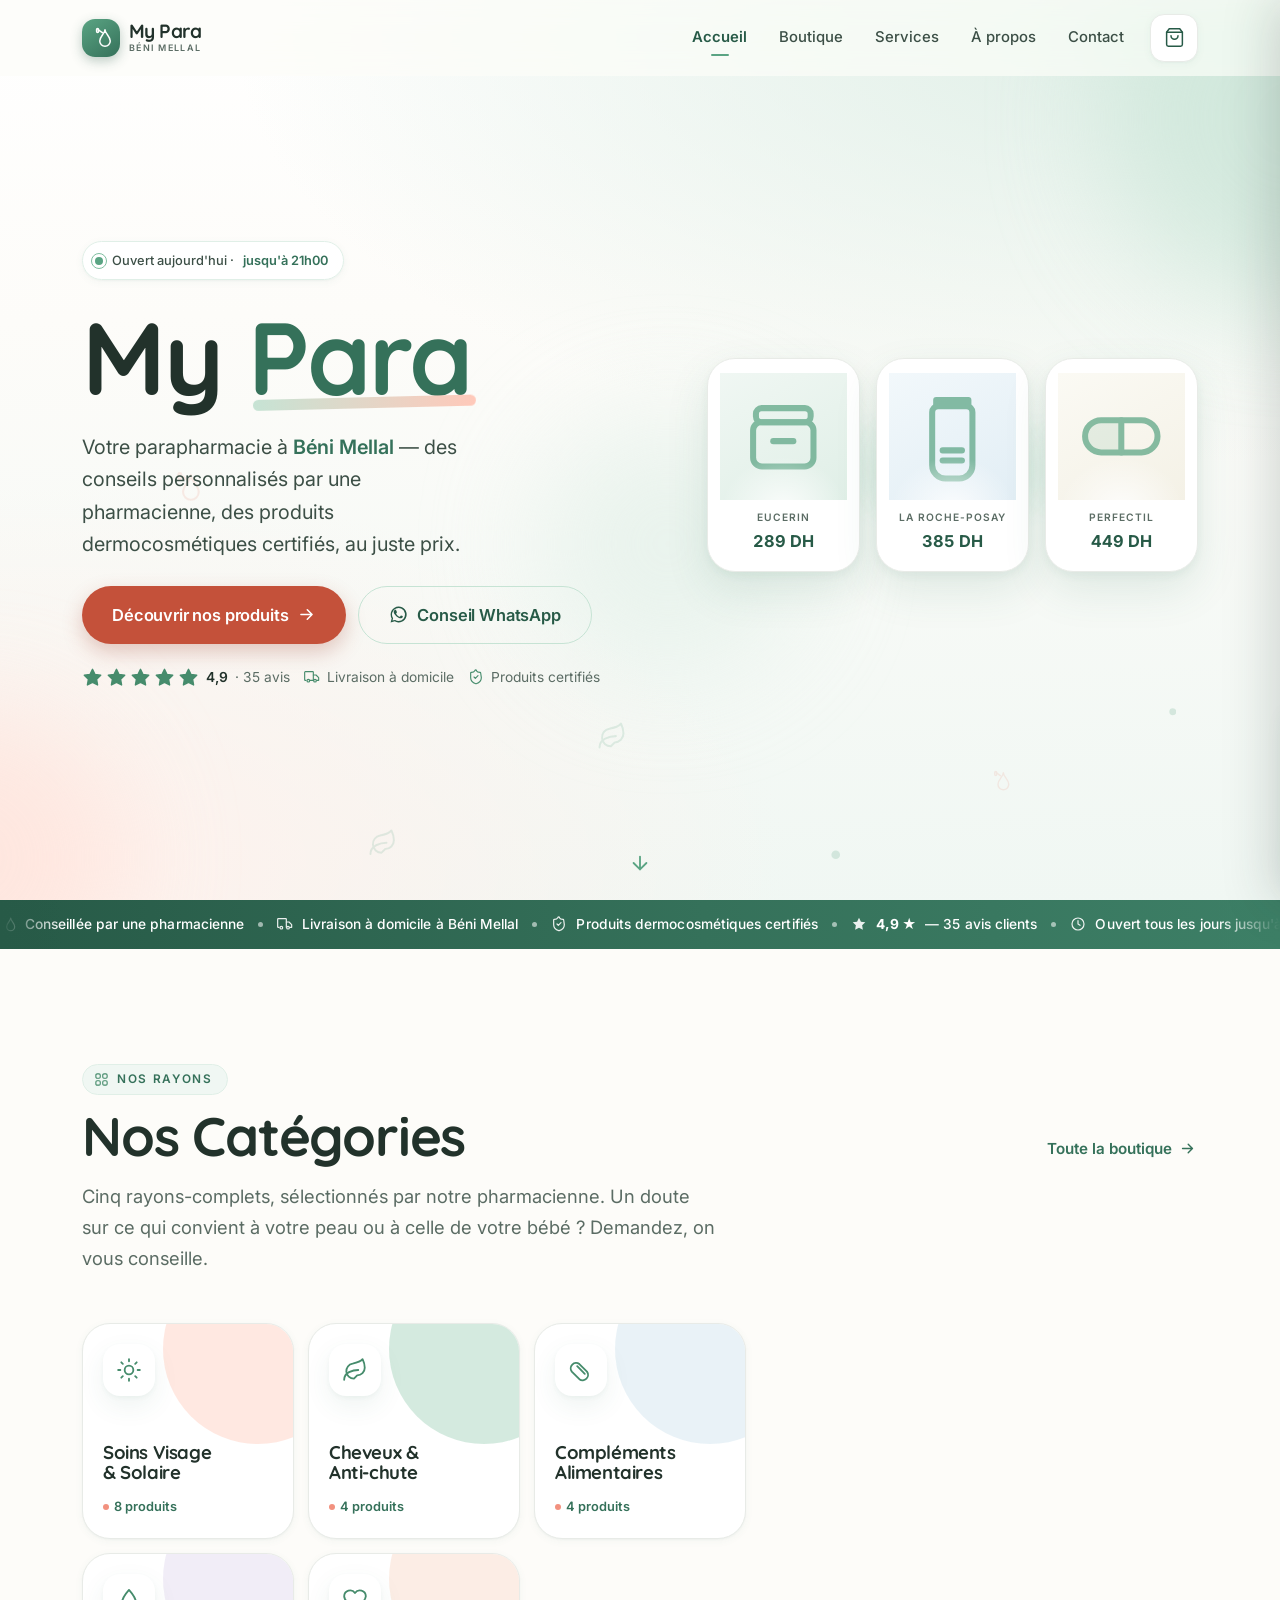
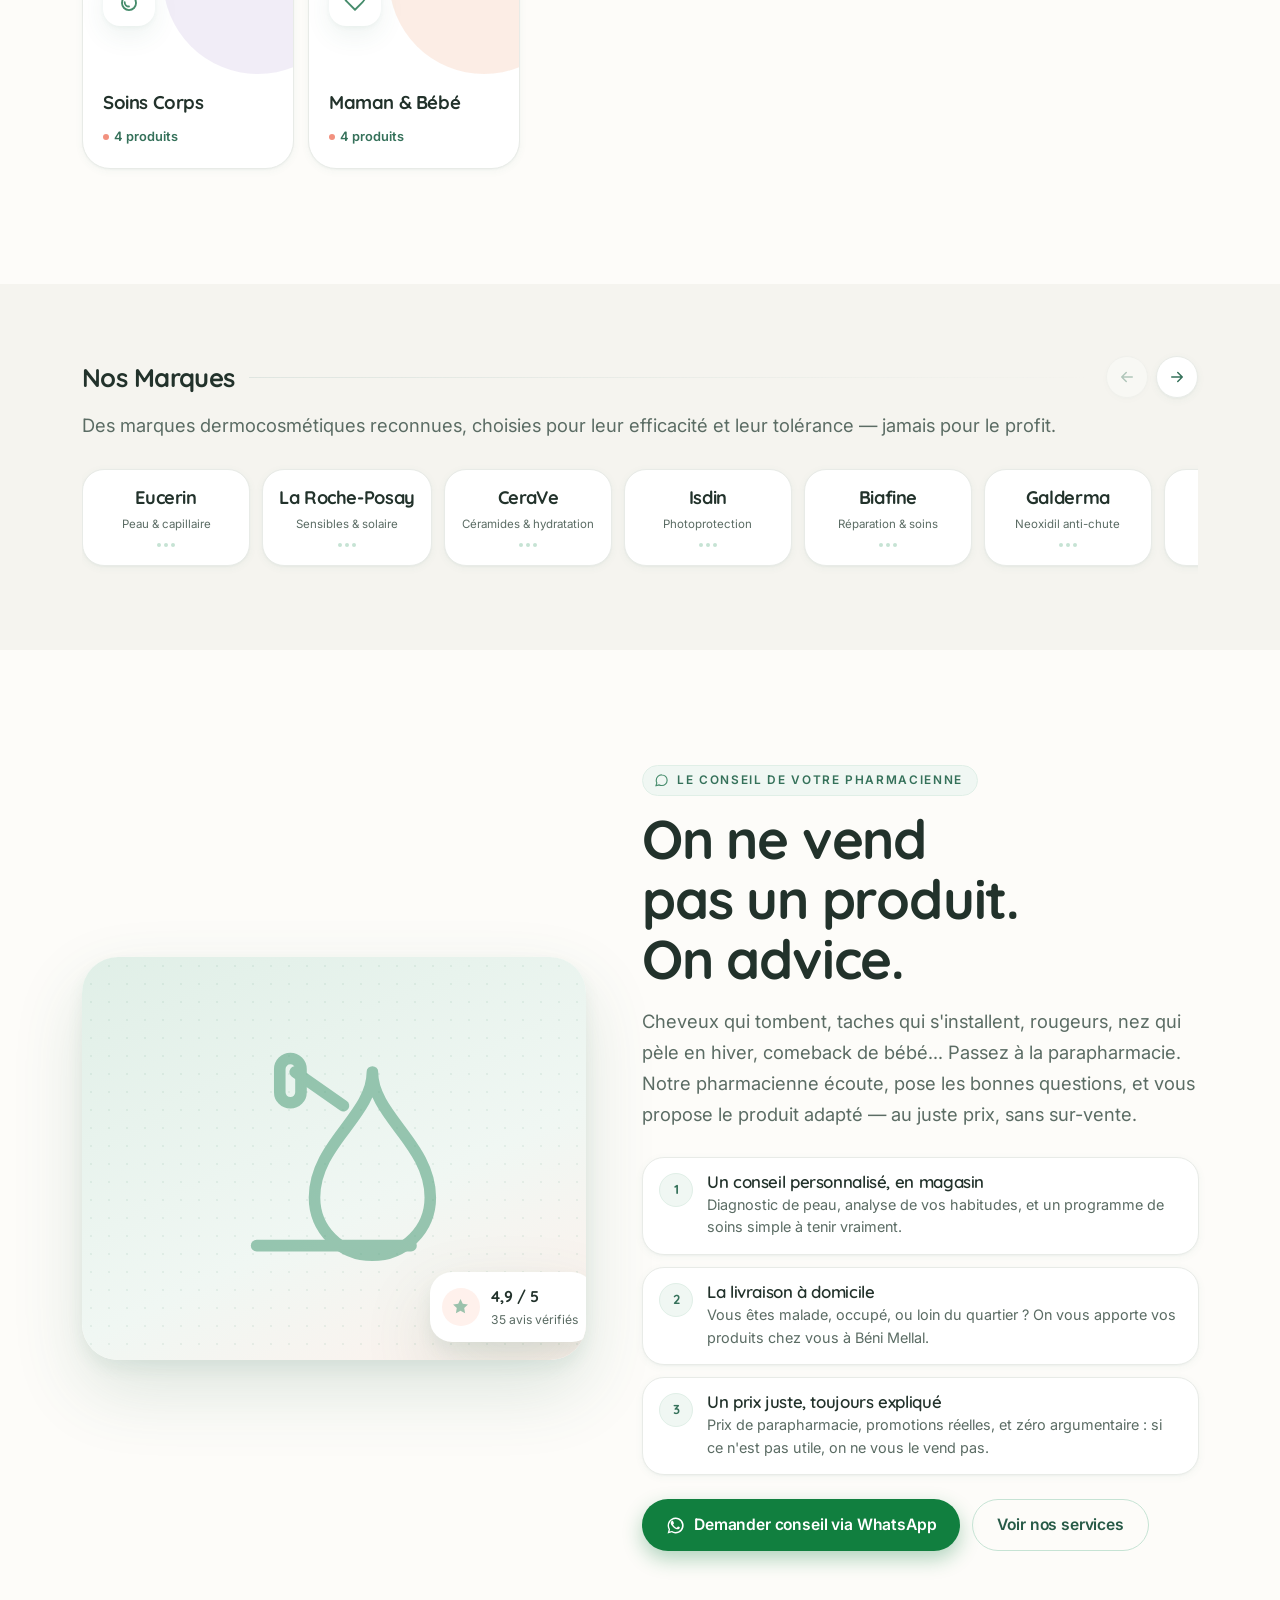
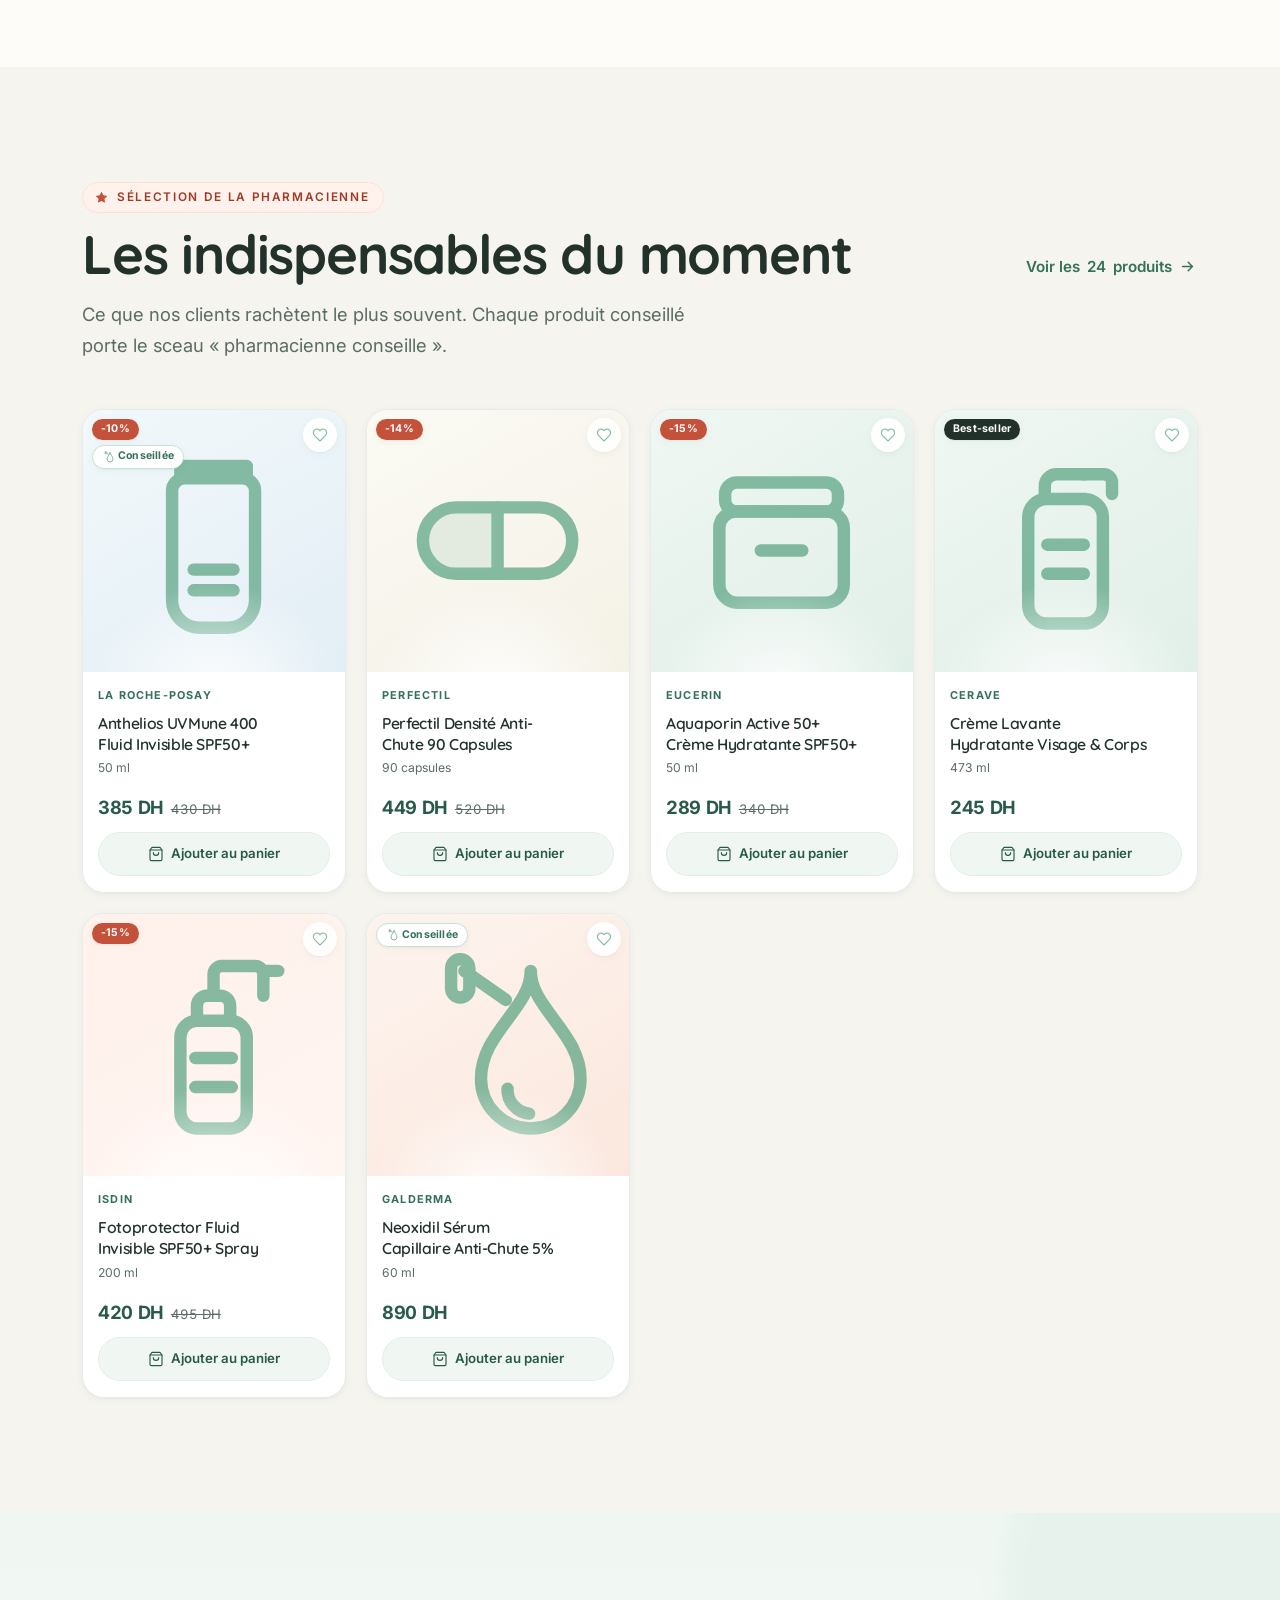
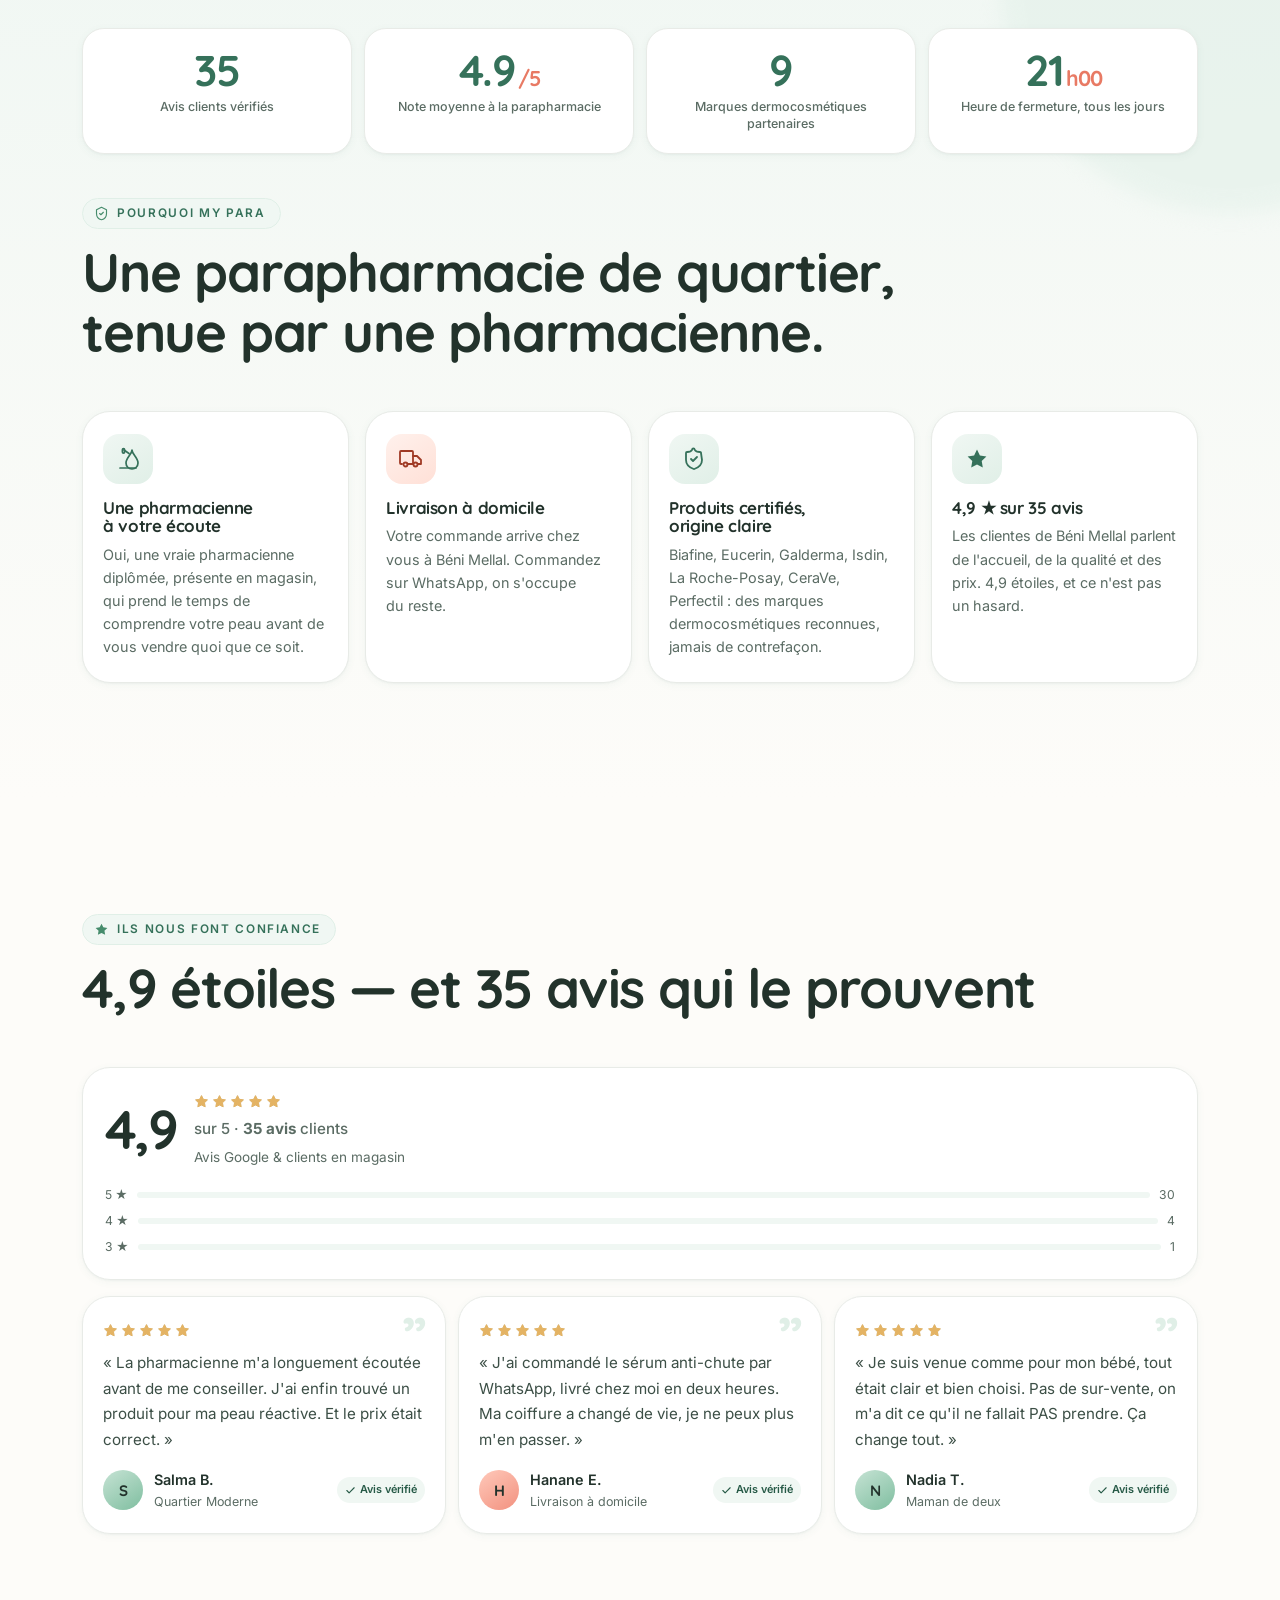
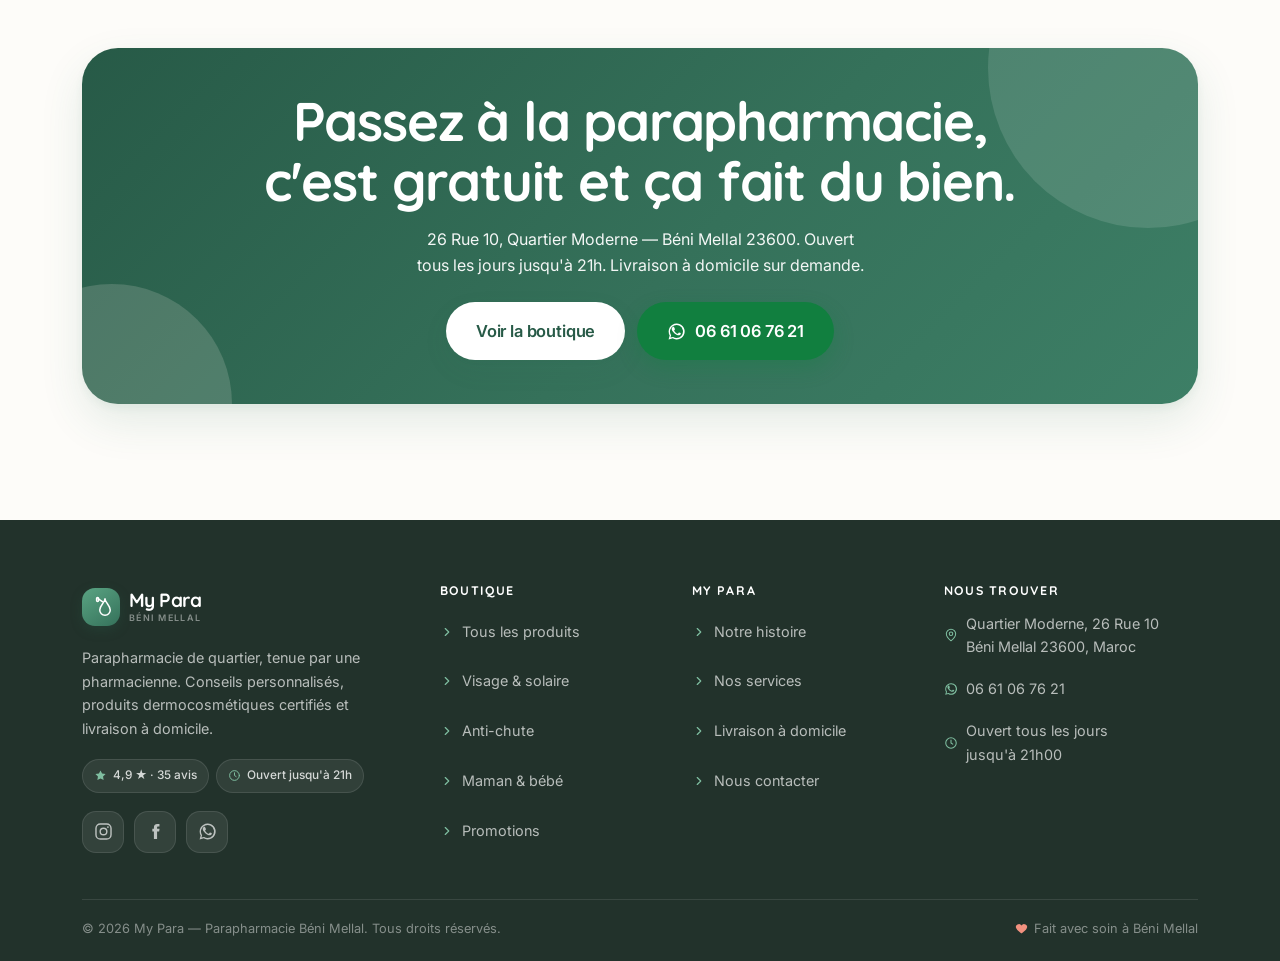
<file: index.html>
<!DOCTYPE html>
<html lang="fr">
<head>
<meta charset="utf-8">
<meta name="viewport" content="width=device-width, initial-scale=1, viewport-fit=cover">
<title>My Para — Parapharmacie à Béni Mellal | Conseils d'une pharmacienne</title>
<meta name="description" content="My Para, parapharmacie à Béni Mellal (Quartier Moderne, 26 Rue 10). Conseils personnalisés par notre pharmacienne, produits dermocosmétiques certifiés, livraison à domicile. Ouvert jusqu'à 21h. 4.9★ (35 avis).">
<meta name="theme-color" content="#5aa483">
<link rel="preconnect" href="https://fonts.googleapis.com">
<link rel="preconnect" href="https://fonts.gstatic.com" crossorigin>
<link href="https://fonts.googleapis.com/css2?family=Quicksand:wght@500;600;700&family=Inter:wght@400;500;600;700&display=swap" rel="stylesheet">
<link rel="stylesheet" href="style.css">
<link rel="icon" href="data:image/svg+xml,%3Csvg xmlns='http://www.w3.org/2000/svg' viewBox='0 0 100 100'%3E%3Crect width='100' height='100' rx='28' fill='%235aa483'/%3E%3Cpath d='M52 26c0 12-16 20-16 34a16 16 0 0 0 32 0c0-14-16-22-16-34Z' fill='none' stroke='%23fff' stroke-width='7' stroke-linejoin='round'/%3E%3C/svg%3E">
</head>
<body data-page="home">

<!-- ============================== NAVBAR ============================== -->
<header class="nav">
  <div class="nav__inner">
    <a class="logo" href="index.html" aria-label="My Para, accueil">
      <span class="logo__mark">
        <svg viewBox="0 0 24 24" fill="none" stroke="currentColor" stroke-width="1.7" stroke-linecap="round" stroke-linejoin="round"><path d="M16 3c0 4.5-6 7.5-6 13a6 6 0 0 0 12 0c0-5.5-6-8.5-6-13Z"/><path d="M13 6.5 8 3"/><rect x="6.4" y="1.6" width="2.2" height="4.6" rx="1.1"/></svg>
      </span>
      <span class="logo__txt">
        <span class="logo__name">My Para</span>
        <span class="logo__sub">Béni Mellal</span>
      </span>
    </a>

    <nav class="nav__links" aria-label="Navigation principale">
      <a class="nav__link is-active" href="index.html">Accueil</a>
      <a class="nav__link" href="shop.html">Boutique</a>
      <a class="nav__link" href="services.html">Services</a>
      <a class="nav__link" href="about.html">À propos</a>
      <a class="nav__link" href="contact.html">Contact</a>
    </nav>

    <button class="icon-btn" id="burger" type="button" aria-label="Ouvrir le menu" aria-expanded="false">
      <svg class="i-menu" viewBox="0 0 24 24" fill="none" stroke="currentColor" stroke-width="2" stroke-linecap="round"><path d="M4 7h16M4 12h16M4 17h16"/></svg>
      <svg class="i-close" viewBox="0 0 24 24" fill="none" stroke="currentColor" stroke-width="2" stroke-linecap="round"><path d="M18 6 6 18M6 6l12 12"/></svg>
    </button>

    <button class="icon-btn" type="button" data-cart-btn aria-label="Ouvrir le panier">
      <svg viewBox="0 0 24 24" fill="none" stroke="currentColor" stroke-width="1.7" stroke-linecap="round" stroke-linejoin="round"><path d="M6 2 3 6v14a2 2 0 0 0 2 2h14a2 2 0 0 0 2-2V6l-3-4Z"/><path d="M3 6h18"/><path d="M16 10a4 4 0 0 1-8 0"/></svg>
      <span class="cart-badge">0</span>
    </button>
  </div>
</header>

<!-- ============================== MENU MOBILE ============================== -->
<div class="nav-menu" id="navMenu">
  <ul class="nav-menu__list">
    <li class="nav-menu__item" style="--i:0"><a class="is-active" href="index.html" style="color:inherit">Accueil</a><svg viewBox="0 0 24 24" fill="none" stroke="currentColor" stroke-width="1.8" stroke-linecap="round" stroke-linejoin="round"><path d="M5 12h14M13 6l6 6-6 6"/></svg></li>
    <li class="nav-menu__item" style="--i:1"><a href="shop.html" style="color:inherit">Boutique</a><svg viewBox="0 0 24 24" fill="none" stroke="currentColor" stroke-width="1.8" stroke-linecap="round" stroke-linejoin="round"><path d="M5 12h14M13 6l6 6-6 6"/></svg></li>
    <li class="nav-menu__item" style="--i:2"><a href="services.html" style="color:inherit">Services</a><svg viewBox="0 0 24 24" fill="none" stroke="currentColor" stroke-width="1.8" stroke-linecap="round" stroke-linejoin="round"><path d="M5 12h14M13 6l6 6-6 6"/></svg></li>
    <li class="nav-menu__item" style="--i:3"><a href="about.html" style="color:inherit">À propos</a><svg viewBox="0 0 24 24" fill="none" stroke="currentColor" stroke-width="1.8" stroke-linecap="round" stroke-linejoin="round"><path d="M5 12h14M13 6l6 6-6 6"/></svg></li>
    <li class="nav-menu__item" style="--i:4"><a href="contact.html" style="color:inherit">Contact</a><svg viewBox="0 0 24 24" fill="none" stroke="currentColor" stroke-width="1.8" stroke-linecap="round" stroke-linejoin="round"><path d="M5 12h14M13 6l6 6-6 6"/></svg></li>
  </ul>
  <div class="nav-menu__foot">
    <a class="btn btn--wa btn--block" href="https://wa.me/212661067621?text=Bonjour%20My%20Para%2C%20je%20souhaite%20poser%20une%20question." target="_blank" rel="noopener">
      <svg viewBox="0 0 24 24" fill="currentColor"><path d="M17.5 14.4c-.3-.2-1.7-.9-2-1s-.5-.1-.7.1-.8 1-1 1.2-.4.2-.7 0a8 8 0 0 1-2.4-1.5 9 9 0 0 1-1.6-2.1c-.2-.3 0-.5.1-.6l.5-.6.3-.5v-.5l-1-2.3c-.2-.6-.5-.5-.7-.5h-.6a1.1 1.1 0 0 0-.8.4 3.2 3.2 0 0 0-1 2.4 5.5 5.5 0 0 0 1.2 2.9 12.7 12.7 0 0 0 4.8 4.3c.7.3 1.2.5 1.6.6a4 4 0 0 0 1.8.1 2.9 2.9 0 0 0 1.9-1.3 2.4 2.4 0 0 0 .2-1.3c-.1-.1-.3-.2-.6-.3Z"/><path d="M12 2a10 10 0 0 0-8.6 15L2 22l5.2-1.4A10 10 0 1 0 12 2Zm0 18.2a8.2 8.2 0 0 1-4.2-1.2l-.3-.2-3.1.8.8-3-.2-.3A8.2 8.2 0 1 1 12 20.2Z"/></svg>
      Demander conseil
    </a>
    <p class="nav-menu__meta"><strong>Quartier Moderne</strong> — 26 Rue 10, Béni Mellal 23600</p>
    <p class="nav-menu__meta">Ouvert tous les jours · <strong>jusqu'à 21h00</strong></p>
  </div>
</div>

<main>

<!-- ============================== HERO ============================== -->
<section class="hero" id="accueil">
  <div class="hero__blobs" aria-hidden="true">
    <span class="blob blob--1"></span>
    <span class="blob blob--2"></span>
    <span class="blob blob--3"></span>
  </div>
  <div class="hero__parts" data-particles aria-hidden="true"></div>

  <div class="container hero__inner">
    <div class="hero__grid">
      <div class="hero__copy">
        <span class="status" data-rise style="--d:.15s">
          <span class="status__dot"></span>
          Ouvert aujourd'hui · <b>jusqu'à 21h00</b>
        </span>

        <h1 data-rise style="--d:.25s">My <span class="u">Para</span></h1>

        <p class="hero__tag" data-rise style="--d:.38s">
          Votre parapharmacie à <b>Béni Mellal</b> — des conseils personnalisés
          par une pharmacienne, des produits dermocosmétiques certifiés,
          au juste prix.
        </p>

        <div class="btn-row hero__actions" data-rise style="--d:.5s">
          <a class="btn btn--lg" href="shop.html">
            Découvrir nos produits
            <svg viewBox="0 0 24 24" fill="none" stroke="currentColor" stroke-width="2" stroke-linecap="round" stroke-linejoin="round"><path d="M5 12h14M13 6l6 6-6 6"/></svg>
          </a>
          <a class="btn btn--ghost btn--lg" href="https://wa.me/212661067621?text=Bonjour%20My%20Para%2C%20je%20souhaite%20un%20conseil." target="_blank" rel="noopener">
            <svg viewBox="0 0 24 24" fill="currentColor"><path d="M17.5 14.4c-.3-.2-1.7-.9-2-1s-.5-.1-.7.1-.8 1-1 1.2-.4.2-.7 0a8 8 0 0 1-2.4-1.5 9 9 0 0 1-1.6-2.1c-.2-.3 0-.5.1-.6l.5-.6.3-.5v-.5l-1-2.3c-.2-.6-.5-.5-.7-.5h-.6a1.1 1.1 0 0 0-.8.4 3.2 3.2 0 0 0-1 2.4 5.5 5.5 0 0 0 1.2 2.9 12.7 12.7 0 0 0 4.8 4.3c.7.3 1.2.5 1.6.6a4 4 0 0 0 1.8.1 2.9 2.9 0 0 0 1.9-1.3 2.4 2.4 0 0 0 .2-1.3c-.1-.1-.3-.2-.6-.3Z"/><path d="M12 2a10 10 0 0 0-8.6 15L2 22l5.2-1.4A10 10 0 1 0 12 2Zm0 18.2a8.2 8.2 0 0 1-4.2-1.2l-.3-.2-3.1.8.8-3-.2-.3A8.2 8.2 0 1 1 12 20.2Z"/></svg>
            Conseil WhatsApp
          </a>
        </div>

        <div class="hero__note" data-rise style="--d:.62s">
          <span class="hero__note-item">
            <span class="stars stars--lg" style="--n:5" aria-label="4,9 sur 5"></span>
            <b style="color:var(--ink);font-weight:600">4,9</b> · 35 avis
          </span>
          <span class="hero__note-item">
            <svg viewBox="0 0 24 24" fill="none" stroke="currentColor" stroke-width="1.7" stroke-linecap="round" stroke-linejoin="round"><path d="M14 17V5a1 1 0 0 0-1-1H2a1 1 0 0 0-1 1v11a1 1 0 0 0 1 1h1"/><path d="M14 9h4l4 4v4h-3"/><circle cx="6.5" cy="17.5" r="2"/><circle cx="16.5" cy="17.5" r="2"/><path d="M14 17h-5.5"/></svg>
            Livraison à domicile
          </span>
          <span class="hero__note-item">
            <svg viewBox="0 0 24 24" fill="none" stroke="currentColor" stroke-width="1.7" stroke-linecap="round" stroke-linejoin="round"><path d="M20 13c0 5-3.5 7.5-7.7 9a1 1 0 0 1-.6 0C7.5 20.5 4 18 4 13V6a1 1 0 0 1 1-1c2 0 4.5-1 5.2-2.4a1.2 1.2 0 0 1 2.4 0C13.3 4 16 5 18 5a1 1 0 0 1 1 1Z"/><path d="m9 12 2 2 4-4"/></svg>
            Produits certifiés
          </span>
        </div>
      </div>

      <div class="hero__visual" data-rise style="--d:.55s">
        <div class="shelf">
          <span class="shelf__glow" aria-hidden="true"></span>
          <div class="shelf__grid" data-shelf></div>
        </div>
      </div>
    </div>
  </div>

  <span class="hero__cue" aria-hidden="true"><svg viewBox="0 0 24 24" fill="none" stroke="currentColor" stroke-width="2" stroke-linecap="round" stroke-linejoin="round"><path d="M12 5v14M19 12l-7 7-7-7"/></svg></span>
</section>

<!-- ============================== TICKER ============================== -->
<div class="ticker" aria-hidden="true">
  <div class="ticker__track">
    <div class="ticker__group">
      <span class="ticker__item"><svg viewBox="0 0 24 24" fill="none" stroke="currentColor" stroke-width="1.8" stroke-linecap="round" stroke-linejoin="round"><path d="M16 3c0 4.5-6 7.5-6 13a6 6 0 0 0 12 0c0-5.5-6-8.5-6-13Z"/></svg> Conseillée par une pharmacienne</span>
      <i class="ticker__sep"></i>
      <span class="ticker__item"><svg viewBox="0 0 24 24" fill="none" stroke="currentColor" stroke-width="1.8" stroke-linecap="round" stroke-linejoin="round"><path d="M14 17V5a1 1 0 0 0-1-1H2a1 1 0 0 0-1 1v11a1 1 0 0 0 1 1h1"/><path d="M14 9h4l4 4v4h-3"/><circle cx="6.5" cy="17.5" r="2"/><circle cx="16.5" cy="17.5" r="2"/></svg> Livraison à domicile à Béni Mellal</span>
      <i class="ticker__sep"></i>
      <span class="ticker__item"><svg viewBox="0 0 24 24" fill="none" stroke="currentColor" stroke-width="1.8" stroke-linecap="round" stroke-linejoin="round"><path d="M20 13c0 5-3.5 7.5-7.7 9a1 1 0 0 1-.6 0C7.5 20.5 4 18 4 13V6a1 1 0 0 1 1-1c2 0 4.5-1 5.2-2.4a1.2 1.2 0 0 1 2.4 0C13.3 4 16 5 18 5a1 1 0 0 1 1 1Z"/><path d="m9 12 2 2 4-4"/></svg> Produits dermocosmétiques certifiés</span>
      <i class="ticker__sep"></i>
      <span class="ticker__item"><svg viewBox="0 0 24 24" fill="currentColor"><path d="m12 2.6 2.9 5.9 6.5.9-4.7 4.6 1.1 6.5-5.8-3-5.8 3 1.1-6.5L2.6 9.4l6.5-.9Z"/></svg> <b>4,9 ★</b> — 35 avis clients</span>
      <i class="ticker__sep"></i>
      <span class="ticker__item"><svg viewBox="0 0 24 24" fill="none" stroke="currentColor" stroke-width="1.8" stroke-linecap="round" stroke-linejoin="round"><circle cx="12" cy="12" r="9"/><path d="M12 7v5l3 2"/></svg> Ouvert tous les jours jusqu'à 21h00</span>
      <i class="ticker__sep"></i>
    </div>
    <div class="ticker__group">
      <span class="ticker__item"><svg viewBox="0 0 24 24" fill="none" stroke="currentColor" stroke-width="1.8" stroke-linecap="round" stroke-linejoin="round"><path d="M16 3c0 4.5-6 7.5-6 13a6 6 0 0 0 12 0c0-5.5-6-8.5-6-13Z"/></svg> Conseillée par une pharmacienne</span>
      <i class="ticker__sep"></i>
      <span class="ticker__item"><svg viewBox="0 0 24 24" fill="none" stroke="currentColor" stroke-width="1.8" stroke-linecap="round" stroke-linejoin="round"><path d="M14 17V5a1 1 0 0 0-1-1H2a1 1 0 0 0-1 1v11a1 1 0 0 0 1 1h1"/><path d="M14 9h4l4 4v4h-3"/><circle cx="6.5" cy="17.5" r="2"/><circle cx="16.5" cy="17.5" r="2"/></svg> Livraison à domicile à Béni Mellal</span>
      <i class="ticker__sep"></i>
      <span class="ticker__item"><svg viewBox="0 0 24 24" fill="none" stroke="currentColor" stroke-width="1.8" stroke-linecap="round" stroke-linejoin="round"><path d="M20 13c0 5-3.5 7.5-7.7 9a1 1 0 0 1-.6 0C7.5 20.5 4 18 4 13V6a1 1 0 0 1 1-1c2 0 4.5-1 5.2-2.4a1.2 1.2 0 0 1 2.4 0C13.3 4 16 5 18 5a1 1 0 0 1 1 1Z"/><path d="m9 12 2 2 4-4"/></svg> Produits dermocosmétiques certifiés</span>
      <i class="ticker__sep"></i>
      <span class="ticker__item"><svg viewBox="0 0 24 24" fill="currentColor"><path d="m12 2.6 2.9 5.9 6.5.9-4.7 4.6 1.1 6.5-5.8-3-5.8 3 1.1-6.5L2.6 9.4l6.5-.9Z"/></svg> <b>4,9 ★</b> — 35 avis clients</span>
      <i class="ticker__sep"></i>
      <span class="ticker__item"><svg viewBox="0 0 24 24" fill="none" stroke="currentColor" stroke-width="1.8" stroke-linecap="round" stroke-linejoin="round"><circle cx="12" cy="12" r="9"/><path d="M12 7v5l3 2"/></svg> Ouvert tous les jours jusqu'à 21h00</span>
      <i class="ticker__sep"></i>
    </div>
  </div>
</div>

<!-- ============================== CATÉGORIES ============================== -->
<section class="section" id="categories">
  <div class="container">
    <div class="sec-head" data-reveal>
      <div class="sec-head__top">
        <div>
          <span class="eyebrow">
            <svg viewBox="0 0 24 24" fill="none" stroke="currentColor" stroke-width="1.8" stroke-linecap="round" stroke-linejoin="round"><rect x="3" y="3" width="7" height="7" rx="2"/><rect x="14" y="3" width="7" height="7" rx="2"/><rect x="3" y="14" width="7" height="7" rx="2"/><rect x="14" y="14" width="7" height="7" rx="2"/></svg>
            Nos rayons
          </span>
          <h2>Nos Catégories</h2>
        </div>
        <a class="link-more" href="shop.html">Toute la boutique
          <svg viewBox="0 0 24 24" fill="none" stroke="currentColor" stroke-width="2" stroke-linecap="round" stroke-linejoin="round"><path d="M5 12h14M13 6l6 6-6 6"/></svg>
        </a>
      </div>
      <p class="t-lead">Cinq rayons-complets, sélectionnés par notre pharmacienne. Un doute sur ce qui convient à votre peau ou à celle de votre bébé ? Demandez, on vous conseille.</p>
    </div>

    <div class="cat-track stagger" id="catTrack">
      <a class="cat" href="shop.html" data-goto-cat="visage" style="--tint:#ffe0d7">
        <span class="cat__icon"><svg viewBox="0 0 24 24" fill="none" stroke="currentColor" stroke-width="1.7" stroke-linecap="round" stroke-linejoin="round"><circle cx="12" cy="12" r="4"/><path d="M12 2v2M12 20v2M4.9 4.9l1.4 1.4M17.7 17.7l1.4 1.4M2 12h2M20 12h2M4.9 19.1l1.4-1.4M17.7 6.3l1.4-1.4"/></svg></span>
        <h3>Soins Visage &amp; Solaire</h3>
        <span class="cat__n" data-cat-count="visage"></span>
        <span class="cat__go"><svg viewBox="0 0 24 24" fill="none" stroke="currentColor" stroke-width="2.2" stroke-linecap="round" stroke-linejoin="round"><path d="M5 12h14M13 6l6 6-6 6"/></svg></span>
      </a>
      <a class="cat" href="shop.html" data-goto-cat="cheveux" style="--tint:#c6e3d4">
        <span class="cat__icon"><svg viewBox="0 0 24 24" fill="none" stroke="currentColor" stroke-width="1.7" stroke-linecap="round" stroke-linejoin="round"><path d="M11 20A7 7 0 0 1 9.8 6.1C15 5 17 4.5 19 2c1 2 2 4.2 2 8a7 7 0 0 1-7 7Z"/><path d="M2 21c0-3 1.9-5.6 4.5-7C9 12.8 12 12 15 12"/></svg></span>
        <h3>Cheveux &amp; Anti-chute</h3>
        <span class="cat__n" data-cat-count="cheveux"></span>
        <span class="cat__go"><svg viewBox="0 0 24 24" fill="none" stroke="currentColor" stroke-width="2.2" stroke-linecap="round" stroke-linejoin="round"><path d="M5 12h14M13 6l6 6-6 6"/></svg></span>
      </a>
      <a class="cat" href="shop.html" data-goto-cat="complements" style="--tint:#e2eef5">
        <span class="cat__icon"><svg viewBox="0 0 24 24" fill="none" stroke="currentColor" stroke-width="1.7" stroke-linecap="round" stroke-linejoin="round"><path d="m10.5 20.5-7-7a5 5 0 0 1 7-7l7 7a5 5 0 0 1-7 7Z"/><path d="m8.5 8.5 7 7"/></svg></span>
        <h3>Compléments Alimentaires</h3>
        <span class="cat__n" data-cat-count="complements"></span>
        <span class="cat__go"><svg viewBox="0 0 24 24" fill="none" stroke="currentColor" stroke-width="2.2" stroke-linecap="round" stroke-linejoin="round"><path d="M5 12h14M13 6l6 6-6 6"/></svg></span>
      </a>
      <a class="cat" href="shop.html" data-goto-cat="corps" style="--tint:#ece7f5">
        <span class="cat__icon"><svg viewBox="0 0 24 24" fill="none" stroke="currentColor" stroke-width="1.7" stroke-linecap="round" stroke-linejoin="round"><path d="M12 2.7s6.5 7.3 6.5 12.1A6.5 6.5 0 0 1 5.5 14.8C5.5 10 12 2.7 12 2.7Z"/><path d="M12 18a4 4 0 0 1-4-4"/></svg></span>
        <h3>Soins Corps</h3>
        <span class="cat__n" data-cat-count="corps"></span>
        <span class="cat__go"><svg viewBox="0 0 24 24" fill="none" stroke="currentColor" stroke-width="2.2" stroke-linecap="round" stroke-linejoin="round"><path d="M5 12h14M13 6l6 6-6 6"/></svg></span>
      </a>
      <a class="cat" href="shop.html" data-goto-cat="bebe" style="--tint:#fbe7dd">
        <span class="cat__icon"><svg viewBox="0 0 24 24" fill="none" stroke="currentColor" stroke-width="1.7" stroke-linecap="round" stroke-linejoin="round"><path d="M19 14c1.5-1.5 3-3.3 3-5.5A5.5 5.5 0 0 0 12 5.5 5.5 5.5 0 0 0 2 8.5c0 2.2 1.5 4 3 5.5l7 7Z"/></svg></span>
        <h3>Maman &amp; Bébé</h3>
        <span class="cat__n" data-cat-count="bebe"></span>
        <span class="cat__go"><svg viewBox="0 0 24 24" fill="none" stroke="currentColor" stroke-width="2.2" stroke-linecap="round" stroke-linejoin="round"><path d="M5 12h14M13 6l6 6-6 6"/></svg></span>
      </a>
    </div>
  </div>
</section>

<!-- ============================== MARQUES ============================== -->
<section class="section section--tint brands" id="marques">
  <div class="container">
    <div class="brands__head" data-reveal>
      <h2>Nos Marques</h2>
      <span class="line"></span>
      <div class="brands__nav">
        <button class="brands__arrow" type="button" data-brand-prev aria-label="Marques précédentes"><svg viewBox="0 0 24 24" fill="none" stroke="currentColor" stroke-width="2" stroke-linecap="round" stroke-linejoin="round"><path d="M19 12H5M11 18l-6-6 6-6"/></svg></button>
        <button class="brands__arrow" type="button" data-brand-next aria-label="Marques suivantes"><svg viewBox="0 0 24 24" fill="none" stroke="currentColor" stroke-width="2" stroke-linecap="round" stroke-linejoin="round"><path d="M5 12h14M13 6l6 6-6 6"/></svg></button>
      </div>
    </div>
    <p class="t-lead" style="margin:-10px 0 22px" data-reveal>Des marques dermocosmétiques reconnues, choisies pour leur efficacité et leur tolérance — jamais pour le profit.</p>

    <div class="brands__track" data-brand-track tabindex="0" aria-label="Liste de nos marques partenaires">
      <div class="brand"><div class="brand__logo">Eucerin</div><div class="brand__sub">Peau &amp; capillaire</div><div class="brand__dots"><i></i><i></i><i></i></div></div>
      <div class="brand"><div class="brand__logo">La Roche-Posay</div><div class="brand__sub">Sensibles &amp; solaire</div><div class="brand__dots"><i></i><i></i><i></i></div></div>
      <div class="brand"><div class="brand__logo">CeraVe</div><div class="brand__sub">Céramides &amp; hydratation</div><div class="brand__dots"><i></i><i></i><i></i></div></div>
      <div class="brand"><div class="brand__logo">Isdin</div><div class="brand__sub">Photoprotection</div><div class="brand__dots"><i></i><i></i><i></i></div></div>
      <div class="brand"><div class="brand__logo">Biafine</div><div class="brand__sub">Réparation &amp; soins</div><div class="brand__dots"><i></i><i></i><i></i></div></div>
      <div class="brand"><div class="brand__logo">Galderma</div><div class="brand__sub">Neoxidil anti-chute</div><div class="brand__dots"><i></i><i></i><i></i></div></div>
      <div class="brand"><div class="brand__logo">Perfectil</div><div class="brand__sub">Cheveux &amp; ongles</div><div class="brand__dots"><i></i><i></i><i></i></div></div>
      <div class="brand"><div class="brand__logo">Mustela</div><div class="brand__sub">Bébé &amp; maman</div><div class="brand__dots"><i></i><i></i><i></i></div></div>
      <div class="brand"><div class="brand__logo">SVR</div><div class="brand__sub">Solaire exertion</div><div class="brand__dots"><i></i><i></i><i></i></div></div>
    </div>
  </div>
</section>

<!-- ============================== CONSEIL ============================== -->
<section class="section" id="conseil">
  <div class="container">
    <div class="advice__grid">
      <div data-reveal="left">
        <div class="frame">
          <svg viewBox="0 0 24 24" fill="none" stroke="currentColor" stroke-width="1.2" stroke-linecap="round" stroke-linejoin="round"><path d="M16 3c0 4.5-6 7.5-6 13a6 6 0 0 0 12 0c0-5.5-6-8.5-6-13Z"/><path d="M13 6.5 8 3"/><rect x="6.4" y="1.6" width="2.2" height="4.6" rx="1.1"/><path d="M4 21h16"/></svg>
          <div class="frame__card">
            <span class="r"><svg viewBox="0 0 24 24" fill="currentColor"><path d="m12 2.6 2.9 5.9 6.5.9-4.7 4.6 1.1 6.5-5.8-3-5.8 3 1.1-6.5L2.6 9.4l6.5-.9Z"/></svg></span>
            <span>
              <b>4,9 / 5</b>
              <span>35 avis vérifiés</span>
            </span>
          </div>
        </div>
      </div>

      <div data-reveal="right">
        <span class="eyebrow">
          <svg viewBox="0 0 24 24" fill="none" stroke="currentColor" stroke-width="1.8" stroke-linecap="round" stroke-linejoin="round"><path d="M21 11.5a8.4 8.4 0 0 1-9 8.4 9 9 0 0 1-4-.9L3 20.5l1.6-4.6A8.3 8.3 0 0 1 3.6 11.5a8.4 8.4 0 0 1 9-8.4 8.4 8.4 0 0 1 8.4 8.4Z"/></svg>
          Le conseil de votre pharmacienne
        </span>
        <h2 style="margin-top:14px">On ne vend pas un produit.<br>On advice.</h2>
        <p class="t-lead" style="margin-top:16px">
          Cheveux qui tombent, taches qui s'installent, rougeurs, nez qui pèle en hiver,
          comeback de bébé… Passez à la parapharmacie. Notre pharmacienne écoute,
          pose les bonnes questions, et vous propose le produit adapté —
          au juste prix, sans sur-vente.
        </p>

        <div class="advice__list">
          <div class="advice__item">
            <span class="n">1</span>
            <div>
              <h4>Un conseil personnalisé, en magasin</h4>
              <p>Diagnostic de peau, analyse de vos habitudes, et un programme de soins simple à tenir vraiment.</p>
            </div>
          </div>
          <div class="advice__item">
            <span class="n">2</span>
            <div>
              <h4>La livraison à domicile</h4>
              <p>Vous êtes malade, occupé, ou loin du quartier ? On vous apporte vos produits chez vous à Béni Mellal.</p>
            </div>
          </div>
          <div class="advice__item">
            <span class="n">3</span>
            <div>
              <h4>Un prix juste, toujours expliqué</h4>
              <p>Prix de parapharmacie, promotions réelles, et zéro argumentaire : si ce n'est pas utile, on ne vous le vend pas.</p>
            </div>
          </div>
        </div>

        <div class="advice__cta btn-row">
          <a class="btn btn--wa" href="https://wa.me/212661067621?text=Bonjour%20My%20Para%2C%20je%20souhaite%20un%20conseil%20personnalis%C3%A9." target="_blank" rel="noopener">
            <svg viewBox="0 0 24 24" fill="currentColor"><path d="M17.5 14.4c-.3-.2-1.7-.9-2-1s-.5-.1-.7.1-.8 1-1 1.2-.4.2-.7 0a8 8 0 0 1-2.4-1.5 9 9 0 0 1-1.6-2.1c-.2-.3 0-.5.1-.6l.5-.6.3-.5v-.5l-1-2.3c-.2-.6-.5-.5-.7-.5h-.6a1.1 1.1 0 0 0-.8.4 3.2 3.2 0 0 0-1 2.4 5.5 5.5 0 0 0 1.2 2.9 12.7 12.7 0 0 0 4.8 4.3c.7.3 1.2.5 1.6.6a4 4 0 0 0 1.8.1 2.9 2.9 0 0 0 1.9-1.3 2.4 2.4 0 0 0 .2-1.3c-.1-.1-.3-.2-.6-.3Z"/><path d="M12 2a10 10 0 0 0-8.6 15L2 22l5.2-1.4A10 10 0 1 0 12 2Zm0 18.2a8.2 8.2 0 0 1-4.2-1.2l-.3-.2-3.1.8.8-3-.2-.3A8.2 8.2 0 1 1 12 20.2Z"/></svg>
            Demander conseil via WhatsApp
          </a>
          <a class="btn btn--ghost" href="services.html">Voir nos services</a>
        </div>
      </div>
    </div>
  </div>
</section>

<!-- ============================== PRODUITS ============================== -->
<section class="section section--tint" id="produits">
  <div class="container">
    <div class="sec-head" data-reveal>
      <div class="sec-head__top">
        <div>
          <span class="eyebrow eyebrow--coral">
            <svg viewBox="0 0 24 24" fill="currentColor"><path d="m12 2.6 2.9 5.9 6.5.9-4.7 4.6 1.1 6.5-5.8-3-5.8 3 1.1-6.5L2.6 9.4l6.5-.9Z"/></svg>
            Sélection de la pharmacienne
          </span>
          <h2>Les indispensables du moment</h2>
        </div>
        <a class="link-more" href="shop.html">Voir les <span data-count-label>24</span> produits
          <svg viewBox="0 0 24 24" fill="none" stroke="currentColor" stroke-width="2" stroke-linecap="round" stroke-linejoin="round"><path d="M5 12h14M13 6l6 6-6 6"/></svg>
        </a>
      </div>
      <p class="t-lead">Ce que nos clients rachètent le plus souvent. Chaque produit conseillé porte le sceau « pharmacienne conseille ».</p>
    </div>

    <div class="products" id="featuredGrid" data-reveal="fade"></div>
  </div>
</section>

<!-- ============================== POURQUOI ============================== -->
<section class="section section--mint why" id="pourquoi">
  <div class="container">
    <div class="stats">
      <div class="stat" data-reveal style="--d:0ms">
        <div class="stat__v num"><span data-count="35">0</span></div>
        <div class="stat__k">Avis clients vérifiés</div>
      </div>
      <div class="stat" data-reveal style="--d:70ms">
        <div class="stat__v num"><span data-count="4.9" data-dec="1">0</span><span class="u">/5</span></div>
        <div class="stat__k">Note moyenne à la parapharmacie</div>
      </div>
      <div class="stat" data-reveal style="--d:140ms">
        <div class="stat__v num"><span data-count="9">0</span></div>
        <div class="stat__k">Marques dermocosmétiques partenaires</div>
      </div>
      <div class="stat" data-reveal style="--d:210ms">
        <div class="stat__v num"><span data-count="21">0</span><span class="u">h00</span></div>
        <div class="stat__k">Heure de fermeture, tous les jours</div>
      </div>
    </div>

    <div class="sec-head" data-reveal>
      <span class="eyebrow">
        <svg viewBox="0 0 24 24" fill="none" stroke="currentColor" stroke-width="1.8" stroke-linecap="round" stroke-linejoin="round"><path d="M12 2 4 6v6c0 5 3.4 8.9 8 10 4.6-1.1 8-5 8-10V6Z"/><path d="m9 12 2 2 4-4"/></svg>
        Pourquoi My Para
      </span>
      <h2 style="margin-top:14px">Une parapharmacie de quartier,<br>tenue par une pharmacienne.</h2>
    </div>

    <div class="why__grid stagger">
      <div class="why__item">
        <span class="ic"><svg viewBox="0 0 24 24" fill="none" stroke="currentColor" stroke-width="1.7" stroke-linecap="round" stroke-linejoin="round"><path d="M16 3c0 4.5-6 7.5-6 13a6 6 0 0 0 12 0c0-5.5-6-8.5-6-13Z"/><path d="M13 6.5 8 3"/><rect x="6.4" y="1.6" width="2.2" height="4.6" rx="1.1"/><path d="M4 21h16"/></svg></span>
        <h3>Une pharmacienne à votre écoute</h3>
        <p>Oui, une vraie pharmacienne diplômée, présente en magasin, qui prend le temps de comprendre votre peau avant de vous vendre quoi que ce soit.</p>
      </div>
      <div class="why__item">
        <span class="ic"><svg viewBox="0 0 24 24" fill="none" stroke="currentColor" stroke-width="1.8" stroke-linecap="round" stroke-linejoin="round"><path d="M14 17V5a1 1 0 0 0-1-1H2a1 1 0 0 0-1 1v11a1 1 0 0 0 1 1h1"/><path d="M14 9h4l4 4v4h-3"/><circle cx="6.5" cy="17.5" r="2"/><circle cx="16.5" cy="17.5" r="2"/><path d="M14 17h-5.5"/></svg></span>
        <h3>Livraison à domicile</h3>
        <p>Votre commande arrive chez vous à Béni Mellal. Commandez sur WhatsApp, on s'occupe du reste.</p>
      </div>
      <div class="why__item">
        <span class="ic"><svg viewBox="0 0 24 24" fill="none" stroke="currentColor" stroke-width="1.8" stroke-linecap="round" stroke-linejoin="round"><path d="M20 13c0 5-3.5 7.5-7.7 9a1 1 0 0 1-.6 0C7.5 20.5 4 18 4 13V6a1 1 0 0 1 1-1c2 0 4.5-1 5.2-2.4a1.2 1.2 0 0 1 2.4 0C13.3 4 16 5 18 5a1 1 0 0 1 1 1Z"/><path d="m9 12 2 2 4-4"/></svg></span>
        <h3>Produits certifiés, origine claire</h3>
        <p>Biafine, Eucerin, Galderma, Isdin, La Roche-Posay, CeraVe, Perfectil : des marques dermocosmétiques reconnues, jamais de contrefaçon.</p>
      </div>
      <div class="why__item">
        <span class="ic"><svg viewBox="0 0 24 24" fill="currentColor"><path d="m12 2.6 2.9 5.9 6.5.9-4.7 4.6 1.1 6.5-5.8-3-5.8 3 1.1-6.5L2.6 9.4l6.5-.9Z"/></svg></span>
        <h3>4,9 ★ sur 35 avis</h3>
        <p>Les clientes de Béni Mellal parlent de l'accueil, de la qualité et des prix. 4,9 étoiles, et ce n'est pas un hasard.</p>
      </div>
    </div>
  </div>
</section>

<!-- ============================== AVIS ============================== -->
<section class="section" id="avis" data-rating-block>
  <div class="container">
    <div class="sec-head" data-reveal>
      <span class="eyebrow">
        <svg viewBox="0 0 24 24" fill="currentColor"><path d="m12 2.6 2.9 5.9 6.5.9-4.7 4.6 1.1 6.5-5.8-3-5.8 3 1.1-6.5L2.6 9.4l6.5-.9Z"/></svg>
        Ils nous font confiance
      </span>
      <h2 style="margin-top:14px">4,9 étoiles — et 35 avis qui le prouvent</h2>
    </div>

    <div class="rv" data-reveal>
      <div class="rv__top">
        <div class="rv__score">
          <div class="rv__num num">4,9</div>
          <div>
            <div class="stars stars__track" style="--w:98%">
              <span class="stars__base"></span>
              <span class="stars__fill"></span>
            </div>
            <div class="rv__of">sur 5 · <b>35 avis</b> clients</div>
            <div class="rv__meta">Avis Google &amp; clients en magasin</div>
          </div>
        </div>
        <div class="rv__bars">
          <div class="rv__bar"><span>5 ★</span><span class="track"><i class="fill" style="--w:86%"></i></span><span>30</span></div>
          <div class="rv__bar"><span>4 ★</span><span class="track"><i class="fill" style="--w:11%"></i></span><span>4</span></div>
          <div class="rv__bar"><span>3 ★</span><span class="track"><i class="fill" style="--w:3%"></i></span><span>1</span></div>
        </div>
      </div>

      <div class="rv__grid stagger">
        <article class="rv__card">
          <span class="quote" aria-hidden="true">&rdquo;</span>
          <div class="stars stars__track" style="--w:100%;margin-bottom:12px">
            <span class="stars__base"></span><span class="stars__fill"></span>
          </div>
          <p>« La pharmacienne m'a longuement écoutée avant de me conseiller. J'ai enfin trouvé un produit pour ma peau réactive. Et le prix était correct. »</p>
          <div class="rv__by">
            <span class="rv__av">S</span>
            <span><b>Salma B.</b><span>Quartier Moderne</span></span>
            <span class="rv__verified"><svg viewBox="0 0 24 24" fill="none" stroke="currentColor" stroke-width="2.4" stroke-linecap="round" stroke-linejoin="round"><path d="M20 6 9 17l-5-5"/></svg>Avis vérifié</span>
          </div>
        </article>

        <article class="rv__card">
          <span class="quote" aria-hidden="true">&rdquo;</span>
          <div class="stars stars__track" style="--w:100%;margin-bottom:12px">
            <span class="stars__base"></span><span class="stars__fill"></span>
          </div>
          <p>« J'ai commandé le sérum anti-chute par WhatsApp, livré chez moi en deux heures. Ma coiffure a changé de vie, je ne peux plus m'en passer. »</p>
          <div class="rv__by">
            <span class="rv__av">H</span>
            <span><b>Hanane E.</b><span>Livraison à domicile</span></span>
            <span class="rv__verified"><svg viewBox="0 0 24 24" fill="none" stroke="currentColor" stroke-width="2.4" stroke-linecap="round" stroke-linejoin="round"><path d="M20 6 9 17l-5-5"/></svg>Avis vérifié</span>
          </div>
        </article>

        <article class="rv__card">
          <span class="quote" aria-hidden="true">&rdquo;</span>
          <div class="stars stars__track" style="--w:100%;margin-bottom:12px">
            <span class="stars__base"></span><span class="stars__fill"></span>
          </div>
          <p>« Je suis venue comme pour mon bébé, tout était clair et bien choisi. Pas de sur-vente, on m'a dit ce qu'il ne fallait PAS prendre. Ça change tout. »</p>
          <div class="rv__by">
            <span class="rv__av">N</span>
            <span><b>Nadia T.</b><span>Maman de deux</span></span>
            <span class="rv__verified"><svg viewBox="0 0 24 24" fill="none" stroke="currentColor" stroke-width="2.4" stroke-linecap="round" stroke-linejoin="round"><path d="M20 6 9 17l-5-5"/></svg>Avis vérifié</span>
          </div>
        </article>
      </div>
    </div>
  </div>
</section>

<!-- ============================== CTA FINAL ============================== -->
<section class="section" style="padding-top:0">
  <div class="container">
    <div class="cta-band" data-reveal="scale">
      <h2>Passez à la parapharmacie,<br>c'est gratuit et ça fait du bien.</h2>
      <p>26 Rue 10, Quartier Moderne — Béni Mellal 23600. Ouvert tous les jours jusqu'à 21h. Livraison à domicile sur demande.</p>
      <div class="btn-row">
        <a class="btn btn--white btn--lg" href="shop.html">Voir la boutique</a>
        <a class="btn btn--wa btn--lg" href="https://wa.me/212661067621?text=Bonjour%20My%20Para%2C%20je%20souhaite%20commander." target="_blank" rel="noopener">
          <svg viewBox="0 0 24 24" fill="currentColor"><path d="M17.5 14.4c-.3-.2-1.7-.9-2-1s-.5-.1-.7.1-.8 1-1 1.2-.4.2-.7 0a8 8 0 0 1-2.4-1.5 9 9 0 0 1-1.6-2.1c-.2-.3 0-.5.1-.6l.5-.6.3-.5v-.5l-1-2.3c-.2-.6-.5-.5-.7-.5h-.6a1.1 1.1 0 0 0-.8.4 3.2 3.2 0 0 0-1 2.4 5.5 5.5 0 0 0 1.2 2.9 12.7 12.7 0 0 0 4.8 4.3c.7.3 1.2.5 1.6.6a4 4 0 0 0 1.8.1 2.9 2.9 0 0 0 1.9-1.3 2.4 2.4 0 0 0 .2-1.3c-.1-.1-.3-.2-.6-.3Z"/><path d="M12 2a10 10 0 0 0-8.6 15L2 22l5.2-1.4A10 10 0 1 0 12 2Zm0 18.2a8.2 8.2 0 0 1-4.2-1.2l-.3-.2-3.1.8.8-3-.2-.3A8.2 8.2 0 1 1 12 20.2Z"/></svg>
          06 61 06 76 21
        </a>
      </div>
    </div>
  </div>
</section>

</main>

<!-- ============================== FOOTER ============================== -->
<footer class="footer">
  <div class="container">
    <div class="footer__grid">
      <div class="footer__brand">
        <span class="logo">
          <span class="logo__mark"><svg viewBox="0 0 24 24" fill="none" stroke="currentColor" stroke-width="1.7" stroke-linecap="round" stroke-linejoin="round"><path d="M16 3c0 4.5-6 7.5-6 13a6 6 0 0 0 12 0c0-5.5-6-8.5-6-13Z"/><path d="M13 6.5 8 3"/><rect x="6.4" y="1.6" width="2.2" height="4.6" rx="1.1"/></svg></span>
          <span class="logo__txt"><span class="logo__name">My Para</span><span class="logo__sub">Béni Mellal</span></span>
        </span>
        <p>Parapharmacie de quartier, tenue par une pharmacienne. Conseils personnalisés, produits dermocosmétiques certifiés et livraison à domicile.</p>
        <div class="footer__badges">
          <span class="footer__badge"><svg viewBox="0 0 24 24" fill="currentColor"><path d="m12 2.6 2.9 5.9 6.5.9-4.7 4.6 1.1 6.5-5.8-3-5.8 3 1.1-6.5L2.6 9.4l6.5-.9Z"/></svg> 4,9 ★ · 35 avis</span>
          <span class="footer__badge"><svg viewBox="0 0 24 24" fill="none" stroke="currentColor" stroke-width="1.8" stroke-linecap="round" stroke-linejoin="round"><circle cx="12" cy="12" r="9"/><path d="M12 7v5l3 2"/></svg> Ouvert jusqu'à 21h</span>
        </div>
        <div class="socials">
          <a class="soc" href="https://instagram.com/parapharmacie_benimellal" target="_blank" rel="noopener" aria-label="Instagram My Para">
            <svg viewBox="0 0 24 24" fill="none" stroke="currentColor" stroke-width="1.8" stroke-linecap="round" stroke-linejoin="round"><rect x="2.5" y="2.5" width="19" height="19" rx="5.5"/><circle cx="12" cy="12" r="4.2"/><circle cx="17.6" cy="6.4" r="1.1" fill="currentColor" stroke="none"/></svg>
          </a>
          <a class="soc" href="https://facebook.com/parapharmacie_benimellal" target="_blank" rel="noopener" aria-label="Facebook My Para">
            <svg viewBox="0 0 24 24" fill="currentColor"><path d="M14 8.5V7c0-.9.5-1.2 1.2-1.2H17V2.5h-2.6C11.2 2.5 10 4.4 10 6.8v1.7H8V12h2v9.5h4V12h2.6l.5-3.5Z"/></svg>
          </a>
          <a class="soc soc--wa" href="https://wa.me/212661067621" target="_blank" rel="noopener" aria-label="WhatsApp My Para">
            <svg viewBox="0 0 24 24" fill="currentColor"><path d="M17.5 14.4c-.3-.2-1.7-.9-2-1s-.5-.1-.7.1-.8 1-1 1.2-.4.2-.7 0a8 8 0 0 1-2.4-1.5 9 9 0 0 1-1.6-2.1c-.2-.3 0-.5.1-.6l.5-.6.3-.5v-.5l-1-2.3c-.2-.6-.5-.5-.7-.5h-.6a1.1 1.1 0 0 0-.8.4 3.2 3.2 0 0 0-1 2.4 5.5 5.5 0 0 0 1.2 2.9 12.7 12.7 0 0 0 4.8 4.3c.7.3 1.2.5 1.6.6a4 4 0 0 0 1.8.1 2.9 2.3 0 0 0 1.9-1.3 2.4 2.4 0 0 0 .2-1.3c-.1-.1-.3-.2-.6-.3Z"/><path d="M12 2a10 10 0 0 0-8.6 15L2 22l5.2-1.4A10 10 0 1 0 12 2Zm0 18.2a8.2 8.2 0 0 1-4.2-1.2l-.3-.2-3.1.8.8-3-.2-.3A8.2 8.2 0 1 1 12 20.2Z"/></svg>
          </a>
        </div>
      </div>

      <nav aria-label="Boutique">
        <h4>Boutique</h4>
        <ul class="footer__links">
          <li><svg viewBox="0 0 24 24" fill="none" stroke="currentColor" stroke-width="2" stroke-linecap="round" stroke-linejoin="round"><path d="m9 6 6 6-6 6"/></svg><a href="shop.html">Tous les produits</a></li>
          <li><svg viewBox="0 0 24 24" fill="none" stroke="currentColor" stroke-width="2" stroke-linecap="round" stroke-linejoin="round"><path d="m9 6 6 6-6 6"/></svg><a href="shop.html">Visage &amp; solaire</a></li>
          <li><svg viewBox="0 0 24 24" fill="none" stroke="currentColor" stroke-width="2" stroke-linecap="round" stroke-linejoin="round"><path d="m9 6 6 6-6 6"/></svg><a href="shop.html">Anti-chute</a></li>
          <li><svg viewBox="0 0 24 24" fill="none" stroke="currentColor" stroke-width="2" stroke-linecap="round" stroke-linejoin="round"><path d="m9 6 6 6-6 6"/></svg><a href="shop.html">Maman &amp; bébé</a></li>
          <li><svg viewBox="0 0 24 24" fill="none" stroke="currentColor" stroke-width="2" stroke-linecap="round" stroke-linejoin="round"><path d="m9 6 6 6-6 6"/></svg><a href="shop.html">Promotions</a></li>
        </ul>
      </nav>

      <nav aria-label="La parapharmacie">
        <h4>My Para</h4>
        <ul class="footer__links">
          <li><svg viewBox="0 0 24 24" fill="none" stroke="currentColor" stroke-width="2" stroke-linecap="round" stroke-linejoin="round"><path d="m9 6 6 6-6 6"/></svg><a href="about.html">Notre histoire</a></li>
          <li><svg viewBox="0 0 24 24" fill="none" stroke="currentColor" stroke-width="2" stroke-linecap="round" stroke-linejoin="round"><path d="m9 6 6 6-6 6"/></svg><a href="services.html">Nos services</a></li>
          <li><svg viewBox="0 0 24 24" fill="none" stroke="currentColor" stroke-width="2" stroke-linecap="round" stroke-linejoin="round"><path d="m9 6 6 6-6 6"/></svg><a href="services.html#livraison">Livraison à domicile</a></li>
          <li><svg viewBox="0 0 24 24" fill="none" stroke="currentColor" stroke-width="2" stroke-linecap="round" stroke-linejoin="round"><path d="m9 6 6 6-6 6"/></svg><a href="contact.html">Nous contacter</a></li>
        </ul>
      </nav>

      <div>
        <h4>Nous trouver</h4>
        <ul class="footer__links">
          <li><svg viewBox="0 0 24 24" fill="none" stroke="currentColor" stroke-width="1.8" stroke-linecap="round" stroke-linejoin="round"><path d="M20 10c0 6-8 12-8 12s-8-6-8-12a8 8 0 0 1 16 0Z"/><circle cx="12" cy="10" r="3"/></svg><span>Quartier Moderne, 26 Rue 10<br>Béni Mellal 23600, Maroc</span></li>
          <li><svg viewBox="0 0 24 24" fill="currentColor"><path d="M17.5 14.4c-.3-.2-1.7-.9-2-1s-.5-.1-.7.1-.8 1-1 1.2-.4.2-.7 0a8 8 0 0 1-2.4-1.5 9 9 0 0 1-1.6-2.1c-.2-.3 0-.5.1-.6l.5-.6.3-.5v-.5l-1-2.3c-.2-.6-.5-.5-.7-.5h-.6a1.1 1.1 0 0 0-.8.4 3.2 3.2 0 0 0-1 2.4 5.5 5.5 0 0 0 1.2 2.9 12.7 12.7 0 0 0 4.8 4.3c.7.3 1.2.5 1.6.6a4 4 0 0 0 1.8.1 2.9 2.9 0 0 0 1.9-1.3 2.4 2.4 0 0 0 .2-1.3c-.1-.1-.3-.2-.6-.3Z"/><path d="M12 2a10 10 0 0 0-8.6 15L2 22l5.2-1.4A10 10 0 1 0 12 2Zm0 18.2a8.2 8.2 0 0 1-4.2-1.2l-.3-.2-3.1.8.8-3-.2-.3A8.2 8.2 0 1 1 12 20.2Z"/></svg><a href="https://wa.me/212661067621" target="_blank" rel="noopener">06 61 06 76 21</a></li>
          <li><svg viewBox="0 0 24 24" fill="none" stroke="currentColor" stroke-width="1.8" stroke-linecap="round" stroke-linejoin="round"><circle cx="12" cy="12" r="9"/><path d="M12 7v5l3 2"/></svg><span>Ouvert tous les jours<br>jusqu'à 21h00</span></li>
        </ul>
      </div>
    </div>

    <div class="footer__bot">
      <span>© <span data-year>2026</span> My Para — Parapharmacie Béni Mellal. Tous droits réservés.</span>
      <span class="made"><svg viewBox="0 0 24 24" fill="currentColor"><path d="M12 21s-7.5-4.6-9.5-9A5.4 5.4 0 0 1 12 6.5 5.4 5.4 0 0 1 21.5 12c-2 4.4-9.5 9-9.5 9Z"/></svg> Fait avec soin à Béni Mellal</span>
    </div>
  </div>
</footer>

<!-- ============================== BARRE MOBILE ============================== -->
<div class="mobile-bar">
  <a class="btn btn--wa" href="https://wa.me/212661067621?text=Bonjour%20My%20Para%2C%20je%20souhaite%20commander." target="_blank" rel="noopener">
    <svg viewBox="0 0 24 24" fill="currentColor"><path d="M17.5 14.4c-.3-.2-1.7-.9-2-1s-.5-.1-.7.1-.8 1-1 1.2-.4.2-.7 0a8 8 0 0 1-2.4-1.5 9 9 0 0 1-1.6-2.1c-.2-.3 0-.5.1-.6l.5-.6.3-.5v-.5l-1-2.3c-.2-.6-.5-.5-.7-.5h-.6a1.1 1.1 0 0 0-.8.4 3.2 3.2 0 0 0-1 2.4 5.5 5.5 0 0 0 1.2 2.9 12.7 12.7 0 0 0 4.8 4.3c.7.3 1.2.5 1.6.6a4 4 0 0 0 1.8.1 2.9 2.9 0 0 0 1.9-1.3 2.4 2.4 0 0 0 .2-1.3c-.1-.1-.3-.2-.6-.3Z"/><path d="M12 2a10 10 0 0 0-8.6 15L2 22l5.2-1.4A10 10 0 1 0 12 2Zm0 18.2a8.2 8.2 0 0 1-4.2-1.2l-.3-.2-3.1.8.8-3-.2-.3A8.2 8.2 0 1 1 12 20.2Z"/></svg>
    <span class="lbl">Commander</span>
  </a>
  <button class="btn btn--mint mb-cart" type="button" data-cart-btn>
    <svg viewBox="0 0 24 24" fill="none" stroke="currentColor" stroke-width="1.8" stroke-linecap="round" stroke-linejoin="round"><path d="M6 2 3 6v14a2 2 0 0 0 2 2h14a2 2 0 0 0 2-2V6l-3-4Z"/><path d="M3 6h18"/><path d="M16 10a4 4 0 0 1-8 0"/></svg>
    <span class="lbl">Panier</span>
    <span class="cart-badge">0</span>
  </button>
</div>

<!-- ============================== PANIER ============================== -->
<div class="cart-overlay" data-cart-overlay></div>
<aside class="cart" data-cart aria-hidden="true" aria-label="Votre panier">
  <span class="cart__grab" aria-hidden="true"><i></i></span>
  <div class="cart__head">
    <h2>Mon panier</h2>
    <span class="cnt" data-cart-count>Panier vide</span>
    <button class="icon-btn cart__close" type="button" data-cart-close aria-label="Fermer le panier">
      <svg viewBox="0 0 24 24" fill="none" stroke="currentColor" stroke-width="2" stroke-linecap="round"><path d="M18 6 6 18M6 6l12 12"/></svg>
    </button>
  </div>
  <div class="cart__ship">
    <svg viewBox="0 0 24 24" fill="none" stroke="currentColor" stroke-width="1.8" stroke-linecap="round" stroke-linejoin="round"><path d="M14 17V5a1 1 0 0 0-1-1H2a1 1 0 0 0-1 1v11a1 1 0 0 0 1 1h1"/><path d="M14 9h4l4 4v4h-3"/><circle cx="6.5" cy="17.5" r="2"/><circle cx="16.5" cy="17.5" r="2"/></svg>
    <span data-ship-text></span>
    <span class="bar"><i data-ship-bar></i></span>
  </div>
  <div class="cart__body" data-cart-list></div>
  <div class="cart__foot">
    <div class="cart__sum">
      <span class="k">Total</span>
      <span class="v" data-cart-total>0<small>DH</small></span>
    </div>
    <div class="cart__save" data-cart-save></div>
    <button class="btn btn--wa btn--block btn--lg" type="button" data-cart-order>
      <svg viewBox="0 0 24 24" fill="currentColor"><path d="M17.5 14.4c-.3-.2-1.7-.9-2-1s-.5-.1-.7.1-.8 1-1 1.2-.4.2-.7 0a8 8 0 0 1-2.4-1.5 9 9 0 0 1-1.6-2.1c-.2-.3 0-.5.1-.6l.5-.6.3-.5v-.5l-1-2.3c-.2-.6-.5-.5-.7-.5h-.6a1.1 1.1 0 0 0-.8.4 3.2 3.2 0 0 0-1 2.4 5.5 5.5 0 0 0 1.2 2.9 12.7 12.7 0 0 0 4.8 4.3c.7.3 1.2.5 1.6.6a4 4 0 0 0 1.8.1 2.9 2.9 0 0 0 1.9-1.3 2.4 2.4 0 0 0 .2-1.3c-.1-.1-.3-.2-.6-.3Z"/><path d="M12 2a10 10 0 0 0-8.6 15L2 22l5.2-1.4A10 10 0 1 0 12 2Zm0 18.2a8.2 8.2 0 0 1-4.2-1.2l-.3-.2-3.1.8.8-3-.2-.3A8.2 8.2 0 1 1 12 20.2Z"/></svg>
      Commander via WhatsApp
    </button>
    <p class="cart__fine">Vous recevez le récapitulatif sur WhatsApp. Paiement à la livraison ou en magasin.</p>
  </div>
</aside>

<div class="toast-wrap" aria-live="polite"></div>

<script src="products.js"></script>
<script src="cart.js"></script>
<script src="script.js"></script>
<script>
  // render the homepage best-sellers
  document.addEventListener("DOMContentLoaded", function () {
    var grid = document.getElementById("featuredGrid");
    if (!grid || typeof featuredProducts !== "function") return;
    grid.innerHTML = featuredProducts(6)
      .map(function (p, i) { return productCardHTML(p, { reveal: false, delay: i * 60 }); })
      .join("");
  });
  // current year in the footer
  document.querySelectorAll("[data-year]").forEach(function (el) { el.textContent = new Date().getFullYear(); });
</script>
</body>
</html>
</file>
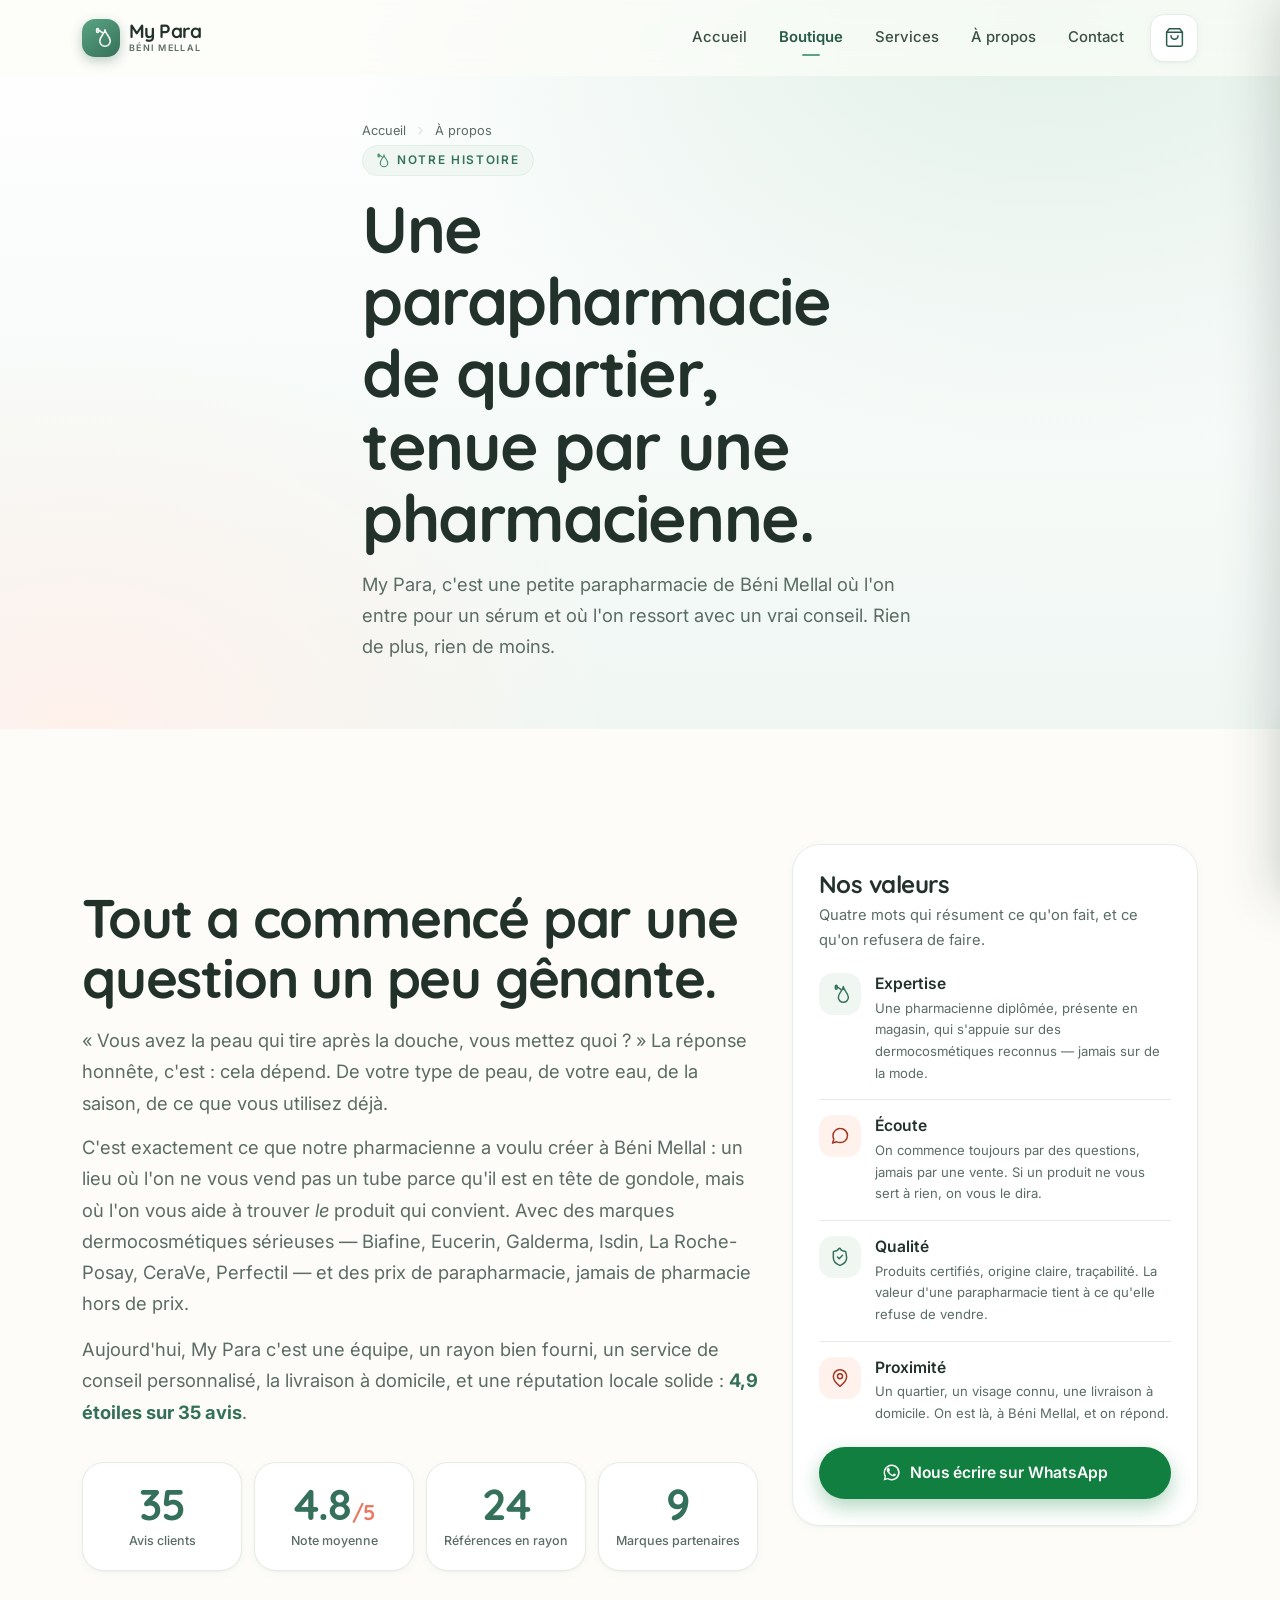
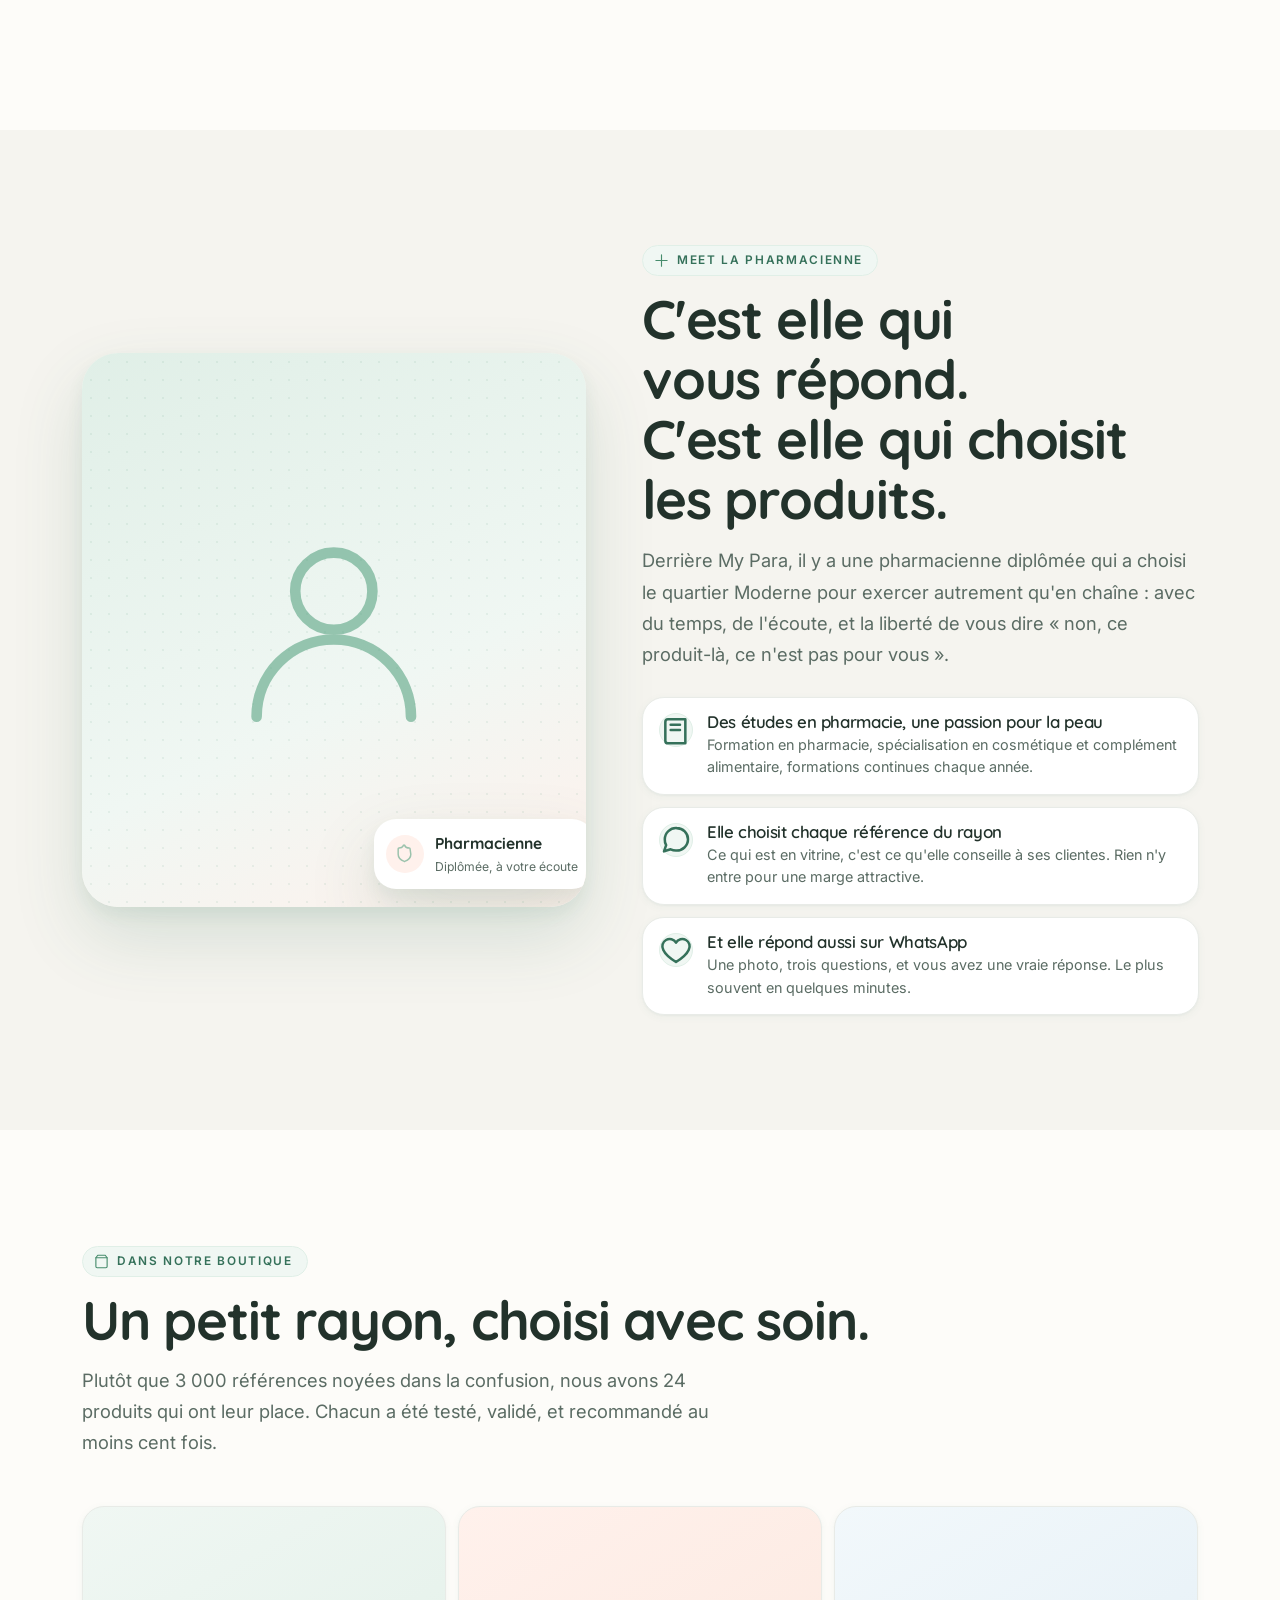
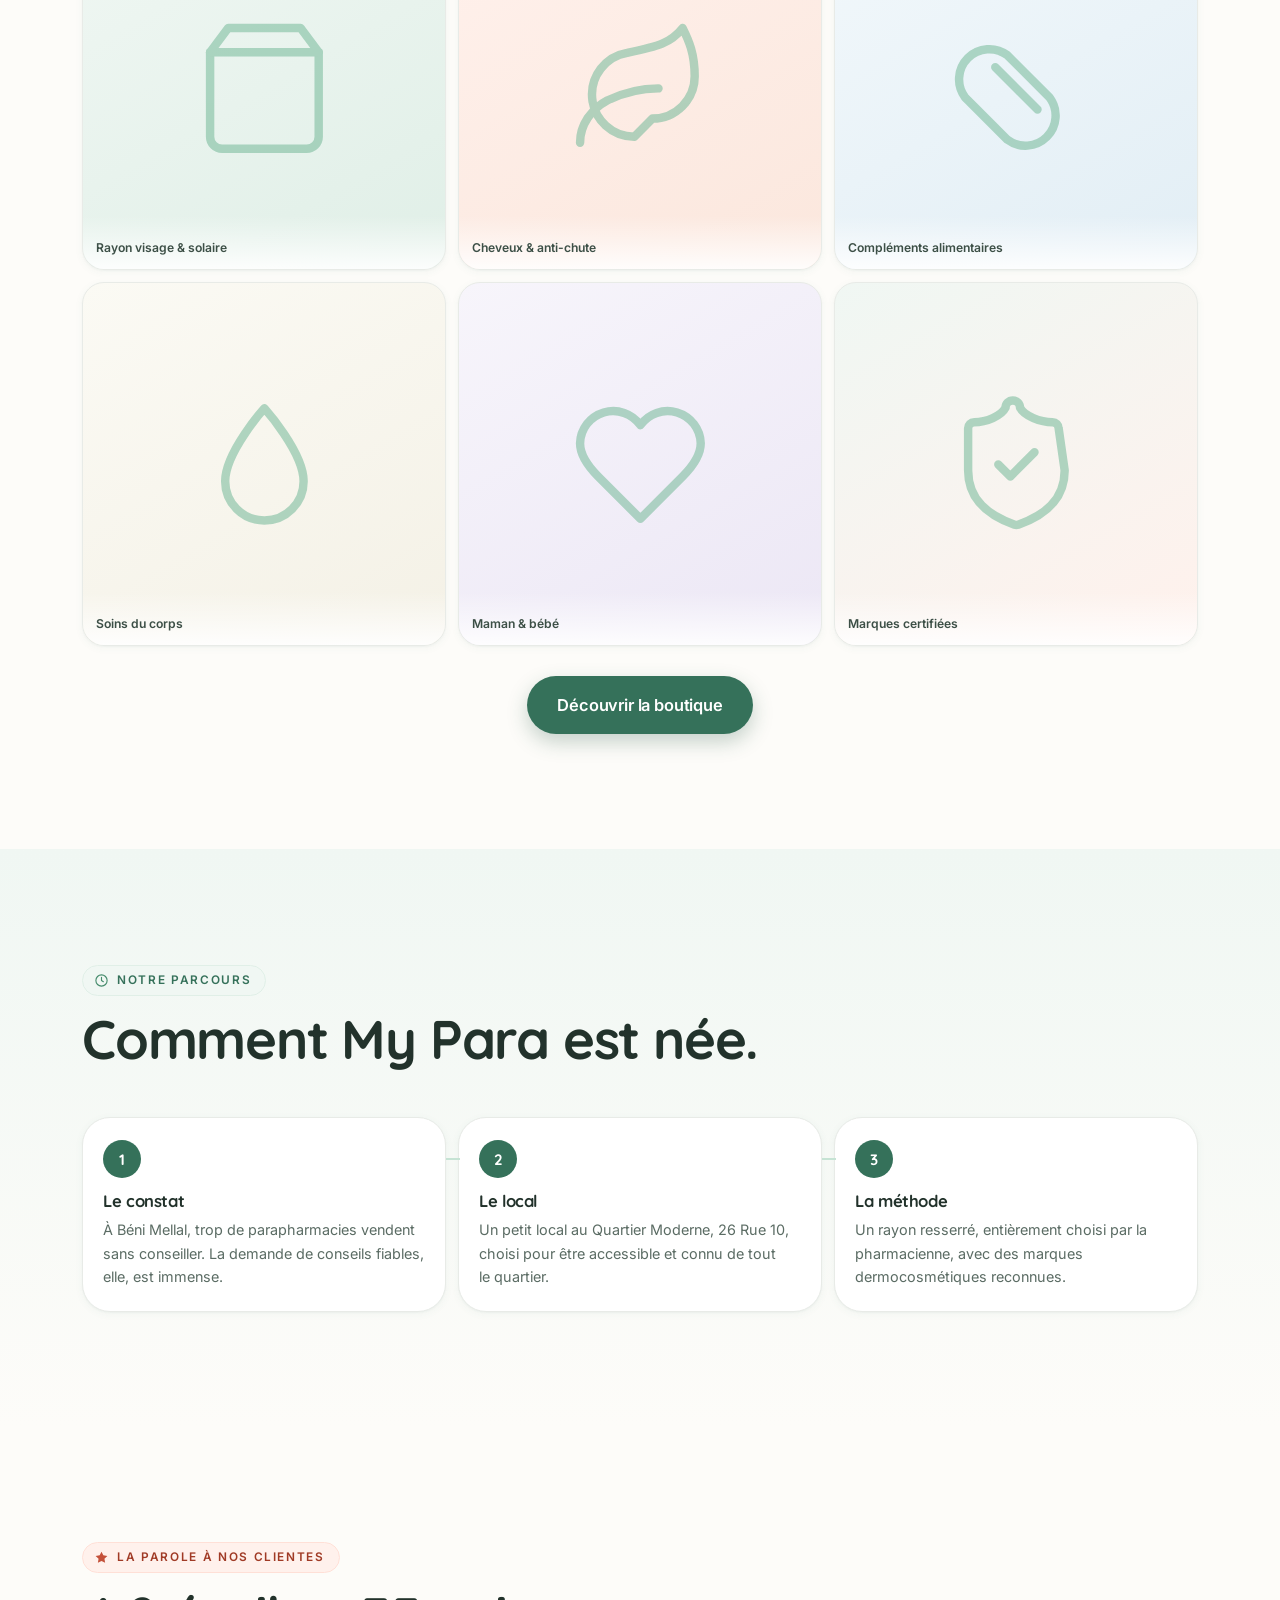
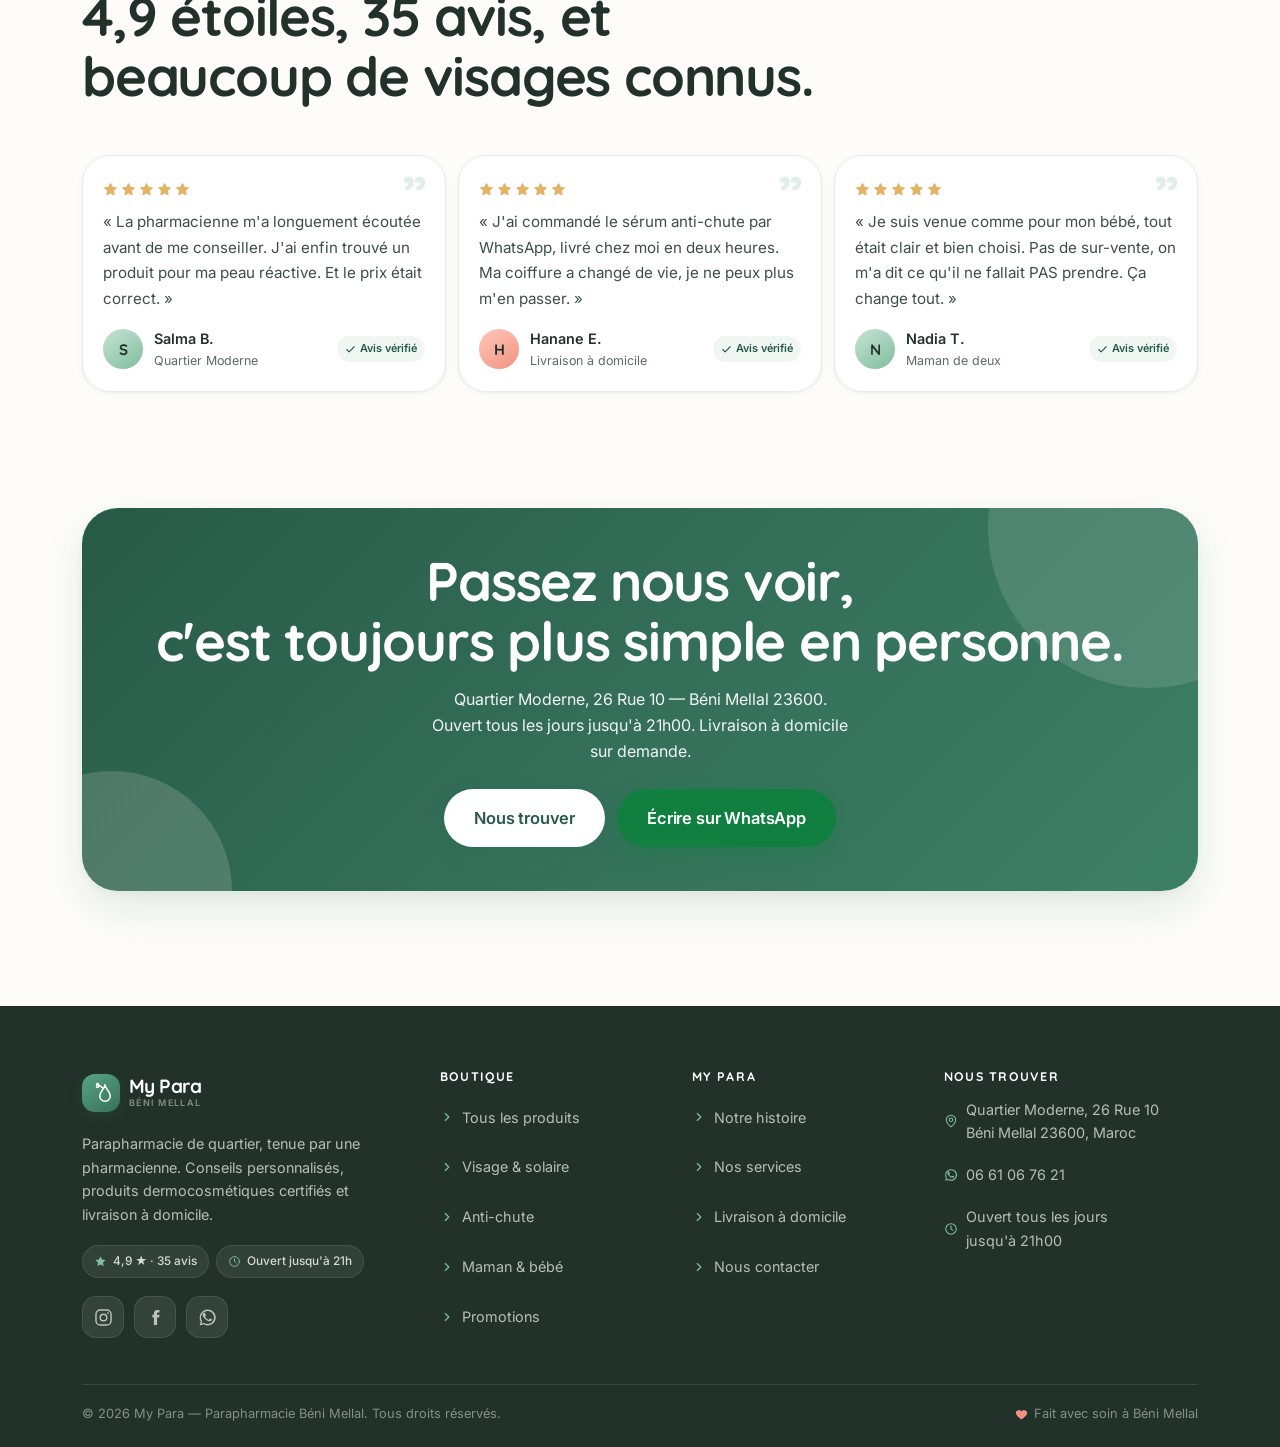
<file: about.html>
<!DOCTYPE html>
<html lang="fr">
<head>
<meta charset="utf-8">
<meta name="viewport" content="width=device-width, initial-scale=1, viewport-fit=cover">
<title>À propos — Parapharmacie My Para, Béni Mellal</title>
<meta name="description" content="À propos de My Para, la parapharmacie de Béni Mellal : notre histoire, nos valeurs et la pharmacienne qui vous conseille.">
<meta name="theme-color" content="#5aa483">
<link rel="preconnect" href="https://fonts.googleapis.com">
<link rel="preconnect" href="https://fonts.gstatic.com" crossorigin>
<link href="https://fonts.googleapis.com/css2?family=Quicksand:wght@500;600;700&family=Inter:wght@400;500;600;700&display=swap" rel="stylesheet">
<link rel="stylesheet" href="style.css">
<link rel="icon" href="data:image/svg+xml,%3Csvg xmlns='http://www.w3.org/2000/svg' viewBox='0 0 100 100'%3E%3Crect width='100' height='100' rx='28' fill='%235aa483'/%3E%3Cpath d='M52 26c0 12-16 20-16 34a16 16 0 0 0 32 0c0-14-16-22-16-34Z' fill='none' stroke='%23fff' stroke-width='7' stroke-linejoin='round'/%3E%3C/svg%3E">
</head>
<body data-page="about">

<body data-page="about">
<!-- ============================== NAVBAR ============================== -->
<header class="nav">
  <div class="nav__inner">
    <a class="logo" href="index.html" aria-label="My Para, accueil">
      <span class="logo__mark">
        <svg viewBox="0 0 24 24" fill="none" stroke="currentColor" stroke-width="1.7" stroke-linecap="round" stroke-linejoin="round"><path d="M16 3c0 4.5-6 7.5-6 13a6 6 0 0 0 12 0c0-5.5-6-8.5-6-13Z"/><path d="M13 6.5 8 3"/><rect x="6.4" y="1.6" width="2.2" height="4.6" rx="1.1"/></svg>
      </span>
      <span class="logo__txt">
        <span class="logo__name">My Para</span>
        <span class="logo__sub">Béni Mellal</span>
      </span>
    </a>

    <nav class="nav__links" aria-label="Navigation principale">
      <a class="nav__link" href="index.html">Accueil</a>
      <a class="nav__link is-active" href="about.html">Boutique</a>
      <a class="nav__link" href="services.html">Services</a>
      <a class="nav__link" href="about.html">À propos</a>
      <a class="nav__link" href="contact.html">Contact</a>
    </nav>

    <button class="icon-btn" id="burger" type="button" aria-label="Ouvrir le menu" aria-expanded="false">
      <svg class="i-menu" viewBox="0 0 24 24" fill="none" stroke="currentColor" stroke-width="2" stroke-linecap="round"><path d="M4 7h16M4 12h16M4 17h16"/></svg>
      <svg class="i-close" viewBox="0 0 24 24" fill="none" stroke="currentColor" stroke-width="2" stroke-linecap="round"><path d="M18 6 6 18M6 6l12 12"/></svg>
    </button>

    <button class="icon-btn" type="button" data-cart-btn aria-label="Ouvrir le panier">
      <svg viewBox="0 0 24 24" fill="none" stroke="currentColor" stroke-width="1.7" stroke-linecap="round" stroke-linejoin="round"><path d="M6 2 3 6v14a2 2 0 0 0 2 2h14a2 2 0 0 0 2-2V6l-3-4Z"/><path d="M3 6h18"/><path d="M16 10a4 4 0 0 1-8 0"/></svg>
      <span class="cart-badge">0</span>
    </button>
  </div>
</header>

<!-- ============================== MENU MOBILE ============================== -->
<div class="nav-menu" id="navMenu">
  <ul class="nav-menu__list">
    <li class="nav-menu__item" style="--i:0"><a href="index.html" style="color:inherit">Accueil</a><svg viewBox="0 0 24 24" fill="none" stroke="currentColor" stroke-width="1.8" stroke-linecap="round" stroke-linejoin="round"><path d="M5 12h14M13 6l6 6-6 6"/></svg></li>
    <li class="nav-menu__item" style="--i:1"><a class="is-active" href="about.html" style="color:inherit">Boutique</a><svg viewBox="0 0 24 24" fill="none" stroke="currentColor" stroke-width="1.8" stroke-linecap="round" stroke-linejoin="round"><path d="M5 12h14M13 6l6 6-6 6"/></svg></li>
    <li class="nav-menu__item" style="--i:2"><a href="services.html" style="color:inherit">Services</a><svg viewBox="0 0 24 24" fill="none" stroke="currentColor" stroke-width="1.8" stroke-linecap="round" stroke-linejoin="round"><path d="M5 12h14M13 6l6 6-6 6"/></svg></li>
    <li class="nav-menu__item" style="--i:3"><a href="about.html" style="color:inherit">À propos</a><svg viewBox="0 0 24 24" fill="none" stroke="currentColor" stroke-width="1.8" stroke-linecap="round" stroke-linejoin="round"><path d="M5 12h14M13 6l6 6-6 6"/></svg></li>
    <li class="nav-menu__item" style="--i:4"><a href="contact.html" style="color:inherit">Contact</a><svg viewBox="0 0 24 24" fill="none" stroke="currentColor" stroke-width="1.8" stroke-linecap="round" stroke-linejoin="round"><path d="M5 12h14M13 6l6 6-6 6"/></svg></li>
  </ul>
  <div class="nav-menu__foot">
    <a class="btn btn--wa btn--block" href="https://wa.me/212661067621?text=Bonjour%20My%20Para%2C%20je%20souhaite%20poser%20une%20question." target="_blank" rel="noopener">
      <svg viewBox="0 0 24 24" fill="currentColor"><path d="M17.5 14.4c-.3-.2-1.7-.9-2-1s-.5-.1-.7.1-.8 1-1 1.2-.4.2-.7 0a8 8 0 0 1-2.4-1.5 9 9 0 0 1-1.6-2.1c-.2-.3 0-.5.1-.6l.5-.6.3-.5v-.5l-1-2.3c-.2-.6-.5-.5-.7-.5h-.6a1.1 1.1 0 0 0-.8.4 3.2 3.2 0 0 0-1 2.4 5.5 5.5 0 0 0 1.2 2.9 12.7 12.7 0 0 0 4.8 4.3c.7.3 1.2.5 1.6.6a4 4 0 0 0 1.8.1 2.9 2.9 0 0 0 1.9-1.3 2.4 2.4 0 0 0 .2-1.3c-.1-.1-.3-.2-.6-.3Z"/><path d="M12 2a10 10 0 0 0-8.6 15L2 22l5.2-1.4A10 10 0 1 0 12 2Zm0 18.2a8.2 8.2 0 0 1-4.2-1.2l-.3-.2-3.1.8.8-3-.2-.3A8.2 8.2 0 1 1 12 20.2Z"/></svg>
      Demander conseil
    </a>
    <p class="nav-menu__meta"><strong>Quartier Moderne</strong> — 26 Rue 10, Béni Mellal 23600</p>
    <p class="nav-menu__meta">Ouvert tous les jours · <strong>jusqu'à 21h00</strong></p>
  </div>
</div>

<main>

<!-- ============================== EN-TÊTE ============================== -->
<section class="phero">
  <div class="container phero__inner">
    <nav class="crumbs" aria-label="Fil d'Ariane">
      <a href="index.html">Accueil</a>
      <svg viewBox="0 0 24 24" fill="none" stroke="currentColor" stroke-width="2.2" stroke-linecap="round" stroke-linejoin="round"><path d="m9 6 6 6-6 6"/></svg>
      <span>À propos</span>
    </nav>
    <span class="eyebrow">
      <svg viewBox="0 0 24 24" fill="none" stroke="currentColor" stroke-width="1.8" stroke-linecap="round" stroke-linejoin="round"><path d="M16 3c0 4.5-6 7.5-6 13a6 6 0 0 0 12 0c0-5.5-6-8.5-6-13Z"/><path d="M13 6.5 8 3"/><rect x="6.4" y="1.6" width="2.2" height="4.6" rx="1.1"/></svg>
      Notre histoire
    </span>
    <h1>Une parapharmacie de quartier, tenue par une pharmacienne.</h1>
    <p class="t-lead">My Para, c'est une petite parapharmacie de Béni Mellal où l'on entre pour un sérum et où l'on ressort avec un vrai conseil. Rien de plus, rien de moins.</p>
  </div>
</section>

<!-- ============================== LE RÉCIT ============================== -->
<section class="section">
  <div class="container">
    <div class="cols2 cols2--aside">
      <div>
        <span class="eyebrow" data-reveal>
          <svg viewBox="0 0 24 24" fill="none" stroke="currentColor" stroke-width="1.8" stroke-linecap="round" stroke-linejoin="round"><path d="M4 21c0-3 1.9-5.6 4.5-7C9 12.8 12 12 15 12"/></svg>
          Qui sommes-nous
        </span>
        <h2 data-reveal style="margin-top:14px">Tout a commencé par une question un peu gênante.</h2>
        <p class="t-lead" style="margin-top:16px" data-reveal>
          « Vous avez la peau qui tire après la douche, vous mettez quoi ? »
          La réponse honnête, c'est : cela dépend. De votre type de peau, de votre eau,
          de la saison, de ce que vous utilisez déjà.
        </p>
        <p class="t-lead" style="margin-top:14px" data-reveal>
          C'est exactement ce que notre pharmacienne a voulu créer à Béni Mellal :
          un lieu où l'on ne vous vend pas un tube parce qu'il est en tête de gondole,
          mais où l'on vous aide à trouver <em>le</em> produit qui convient. Avec des
          marques dermocosmétiques sérieuses — Biafine, Eucerin, Galderma, Isdin,
          La Roche-Posay, CeraVe, Perfectil — et des prix de parapharmacie,
          jamais de pharmacie hors de prix.
        </p>
        <p class="t-lead" style="margin-top:14px" data-reveal>
          Aujourd'hui, My Para c'est une équipe, un rayon bien fourni, un service de
          conseil personnalisé, la livraison à domicile, et une réputation locale
          solide : <b style="color:var(--mint-700)">4,9 étoiles sur 35 avis</b>.
        </p>

        <div class="stats" style="margin-top:34px" data-rating-block>
          <div class="stat">
            <div class="stat__v num"><span data-count="35">0</span></div>
            <div class="stat__k">Avis clients</div>
          </div>
          <div class="stat">
            <div class="stat__v num"><span data-count="4.9" data-dec="1">0</span><span class="u">/5</span></div>
            <div class="stat__k">Note moyenne</div>
          </div>
          <div class="stat">
            <div class="stat__v num"><span data-count-catalog>0</span></div>
            <div class="stat__k">Références en rayon</div>
          </div>
          <div class="stat">
            <div class="stat__v num"><span data-count="9">0</span></div>
            <div class="stat__k">Marques partenaires</div>
          </div>
        </div>
      </div>

      <aside class="panel" data-reveal="right">
        <h3>Nos valeurs</h3>
        <p>Quatre mots qui résument ce qu'on fait, et ce qu'on refusera de faire.</p>
        <div style="margin-top:6px">
          <div class="info-row">
            <span class="ic"><svg viewBox="0 0 24 24" fill="none" stroke="currentColor" stroke-width="1.8" stroke-linecap="round" stroke-linejoin="round"><path d="M16 3c0 4.5-6 7.5-6 13a6 6 0 0 0 12 0c0-5.5-6-8.5-6-13Z"/><path d="M13 6.5 8 3"/><rect x="6.4" y="1.6" width="2.2" height="4.6" rx="1.1"/></svg></span>
            <div>
              <div class="v">Expertise</div>
              <div class="s">Une pharmacienne diplômée, présente en magasin, qui s'appuie sur des dermocosmétiques reconnus — jamais sur de la mode.</div>
            </div>
          </div>
          <div class="info-row">
            <span class="ic ic--coral"><svg viewBox="0 0 24 24" fill="none" stroke="currentColor" stroke-width="1.8" stroke-linecap="round" stroke-linejoin="round"><path d="M21 11.5a8.4 8.4 0 0 1-9 8.4 9 9 0 0 1-4-.9L3 20.5l1.6-4.6A8.3 8.3 0 0 1 3.6 11.5a8.4 8.4 0 0 1 9-8.4 8.4 8.4 0 0 1 8.4 8.4Z"/></svg></span>
            <div>
              <div class="v">Écoute</div>
              <div class="s">On commence toujours par des questions, jamais par une vente. Si un produit ne vous sert à rien, on vous le dira.</div>
            </div>
          </div>
          <div class="info-row">
            <span class="ic"><svg viewBox="0 0 24 24" fill="none" stroke="currentColor" stroke-width="1.8" stroke-linecap="round" stroke-linejoin="round"><path d="M20 13c0 5-3.5 7.5-7.7 9a1 1 0 0 1-.6 0C7.5 20.5 4 18 4 13V6a1 1 0 0 1 1-1c2 0 4.5-1 5.2-2.4a1.2 1.2 0 0 1 2.4 0C13.3 4 16 5 18 5a1 1 0 0 1 1 1Z"/><path d="m9 12 2 2 4-4"/></svg></span>
            <div>
              <div class="v">Qualité</div>
              <div class="s">Produits certifiés, origine claire, traçabilité. La valeur d'une parapharmacie tient à ce qu'elle refuse de vendre.</div>
            </div>
          </div>
          <div class="info-row">
            <span class="ic ic--coral"><svg viewBox="0 0 24 24" fill="none" stroke="currentColor" stroke-width="1.8" stroke-linecap="round" stroke-linejoin="round"><path d="M20 10c0 6-8 12-8 12s-8-6-8-12a8 8 0 0 1 16 0Z"/><circle cx="12" cy="10" r="3"/></svg></span>
            <div>
              <div class="v">Proximité</div>
              <div class="s">Un quartier, un visage connu, une livraison à domicile. On est là, à Béni Mellal, et on répond.</div>
            </div>
          </div>
        </div>
        <div class="btn-row" style="margin-top:22px">
          <a class="btn btn--wa btn--block" href="https://wa.me/212661067621?text=Bonjour%20My%20Para%2C%20j%27aimerais%20en%20savoir%20plus%20sur%20votre%20parapharmacie." target="_blank" rel="noopener">
            <svg viewBox="0 0 24 24" fill="currentColor"><path d="M17.5 14.4c-.3-.2-1.7-.9-2-1s-.5-.1-.7.1-.8 1-1 1.2-.4.2-.7 0a8 8 0 0 1-2.4-1.5 9 9 0 0 1-1.6-2.1c-.2-.3 0-.5.1-.6l.5-.6.3-.5v-.5l-1-2.3c-.2-.6-.5-.5-.7-.5h-.6a1.1 1.1 0 0 0-.8.4 3.2 3.2 0 0 0-1 2.4 5.5 5.5 0 0 0 1.2 2.9 12.7 12.7 0 0 0 4.8 4.3c.7.3 1.2.5 1.6.6a4 4 0 0 0 1.8.1 2.9 2.9 0 0 0 1.9-1.3 2.4 2.4 0 0 0 .2-1.3c-.1-.1-.3-.2-.6-.3Z"/><path d="M12 2a10 10 0 0 0-8.6 15L2 22l5.2-1.4A10 10 0 1 0 12 2Zm0 18.2a8.2 8.2 0 0 1-4.2-1.2l-.3-.2-3.1.8.8-3-.2-.3A8.2 8.2 0 1 1 12 20.2Z"/></svg>
            Nous écrire sur WhatsApp
          </a>
        </div>
      </aside>
    </div>
  </div>
</section>

<!-- ============================== LA PHARMACIENNE ============================== -->
<section class="section section--tint">
  <div class="container">
    <div class="advice__grid">
      <div data-reveal="left">
        <div class="frame frame--tall">
          <svg viewBox="0 0 24 24" fill="none" stroke="currentColor" stroke-width="1.1" stroke-linecap="round" stroke-linejoin="round"><path d="M12 12a4 4 0 1 0 0-8 4 4 0 0 0 0 8Z"/><path d="M4 21a8 8 0 0 1 16 0"/></svg>
          <div class="frame__card">
            <span class="r"><svg viewBox="0 0 24 24" fill="none" stroke="currentColor" stroke-width="1.9" stroke-linecap="round" stroke-linejoin="round"><path d="M20 13c0 5-3.5 7.5-7.7 9a1 1 0 0 1-.6 0C7.5 20.5 4 18 4 13V6a1 1 0 0 1 1-1c2 0 4.5-1 5.2-2.4a1.2 1.2 0 0 1 2.4 0C13.3 4 16 5 18 5a1 1 0 0 1 1 1Z"/></svg></span>
            <span><b>Pharmacienne</b><span>Diplômée, à votre écoute</span></span>
          </div>
        </div>
      </div>
      <div data-reveal="right">
        <span class="eyebrow">
          <svg viewBox="0 0 24 24" fill="none" stroke="currentColor" stroke-width="1.8" stroke-linecap="round" stroke-linejoin="round"><path d="M12 3v18M3 12h18"/></svg>
          Meet la pharmacienne
        </span>
        <h2 style="margin-top:14px">C'est elle qui vous répond.<br>C'est elle qui choisit les produits.</h2>
        <p class="t-lead" style="margin-top:16px">
          Derrière My Para, il y a une pharmacienne diplômée qui a choisi le quartier
          Moderne pour exercer autrement qu'en chaîne : avec du temps, de l'écoute,
          et la liberté de vous dire « non, ce produit-là, ce n'est pas pour vous ».
        </p>
        <div class="advice__list">
          <div class="advice__item">
            <span class="n">
              <svg viewBox="0 0 24 24" fill="none" stroke="currentColor" stroke-width="1.9" stroke-linecap="round" stroke-linejoin="round"><path d="M4 19V6a2 2 0 0 1 2-2h13v18H6a2 2 0 0 1-2-2Z"/><path d="M8 8h7M8 12h7"/></svg>
            </span>
            <div><h4>Des études en pharmacie, une passion pour la peau</h4><p>Formation en pharmacie, spécialisation en cosmétique et complément alimentaire, formations continues chaque année.</p></div>
          </div>
          <div class="advice__item">
            <span class="n">
              <svg viewBox="0 0 24 24" fill="none" stroke="currentColor" stroke-width="1.9" stroke-linecap="round" stroke-linejoin="round"><path d="M21 11.5a8.4 8.4 0 0 1-9 8.4 9 9 0 0 1-4-.9L3 20.5l1.6-4.6A8.3 8.3 0 0 1 3.6 11.5a8.4 8.4 0 0 1 9-8.4 8.4 8.4 0 0 1 8.4 8.4Z"/></svg>
            </span>
            <div><h4>Elle choisit chaque référence du rayon</h4><p>Ce qui est en vitrine, c'est ce qu'elle conseille à ses clientes. Rien n'y entre pour une marge attractive.</p></div>
          </div>
          <div class="advice__item">
            <span class="n">
              <svg viewBox="0 0 24 24" fill="none" stroke="currentColor" stroke-width="1.9" stroke-linecap="round" stroke-linejoin="round"><path d="M12 21s-7.5-4.6-9.5-9A5.4 5.4 0 0 1 12 6.5 5.4 5.4 0 0 1 21.5 12c-2 4.4-9.5 9-9.5 9Z"/></svg>
            </span>
            <div><h4>Et elle répond aussi sur WhatsApp</h4><p>Une photo, trois questions, et vous avez une vraie réponse. Le plus souvent en quelques minutes.</p></div>
          </div>
        </div>
      </div>
    </div>
  </div>
</section>

<!-- ============================== LA BOUTIQUE ============================== -->
<section class="section">
  <div class="container">
    <div class="sec-head" data-reveal>
      <span class="eyebrow">
        <svg viewBox="0 0 24 24" fill="none" stroke="currentColor" stroke-width="1.8" stroke-linecap="round" stroke-linejoin="round"><path d="M6 2 3 6v14a2 2 0 0 0 2 2h14a2 2 0 0 0 2-2V6l-3-4Z"/><path d="M3 6h18"/></svg>
        Dans notre boutique
      </span>
      <h2 style="margin-top:14px">Un petit rayon, choisi avec soin.</h2>
      <p class="t-lead">Plutôt que 3 000 références noyées dans la confusion, nous avons <span data-count-label>24</span> produits qui ont leur place. Chacun a été testé, validé, et recommandé au moins cent fois.</p>
    </div>
    <div class="gal stagger">
      <div class="gal__i"><svg viewBox="0 0 24 24" fill="none" stroke="currentColor" stroke-width="1.4" stroke-linecap="round" stroke-linejoin="round"><path d="M6 2 3 6v14a2 2 0 0 0 2 2h14a2 2 0 0 0 2-2V6l-3-4Z"/><path d="M3 6h18"/></svg><span class="cap">Rayon visage &amp; solaire</span></div>
      <div class="gal__i"><svg viewBox="0 0 24 24" fill="none" stroke="currentColor" stroke-width="1.4" stroke-linecap="round" stroke-linejoin="round"><path d="M11 20A7 7 0 0 1 9.8 6.1C15 5 17 4.5 19 2c1 2 2 4.2 2 8a7 7 0 0 1-7 7Z"/><path d="M2 21c0-3 1.9-5.6 4.5-7C9 12.8 12 12 15 12"/></svg><span class="cap">Cheveux &amp; anti-chute</span></div>
      <div class="gal__i"><svg viewBox="0 0 24 24" fill="none" stroke="currentColor" stroke-width="1.4" stroke-linecap="round" stroke-linejoin="round"><path d="m10.5 20.5-7-7a5 5 0 0 1 7-7l7 7a5 5 0 0 1-7 7Z"/><path d="m8.5 8.5 7 7"/></svg><span class="cap">Compléments alimentaires</span></div>
      <div class="gal__i"><svg viewBox="0 0 24 24" fill="none" stroke="currentColor" stroke-width="1.4" stroke-linecap="round" stroke-linejoin="round"><path d="M12 2.7s6.5 7.3 6.5 12.1A6.5 6.5 0 0 1 5.5 14.8C5.5 10 12 2.7 12 2.7Z"/></svg><span class="cap">Soins du corps</span></div>
      <div class="gal__i"><svg viewBox="0 0 24 24" fill="none" stroke="currentColor" stroke-width="1.4" stroke-linecap="round" stroke-linejoin="round"><path d="M19 14c1.5-1.5 3-3.3 3-5.5A5.5 5.5 0 0 0 12 5.5 5.5 5.5 0 0 0 2 8.5c0 2.2 1.5 4 3 5.5l7 7Z"/></svg><span class="cap">Maman &amp; bébé</span></div>
      <div class="gal__i"><svg viewBox="0 0 24 24" fill="none" stroke="currentColor" stroke-width="1.4" stroke-linecap="round" stroke-linejoin="round"><path d="M20 13c0 5-3.5 7.5-7.7 9a1 1 0 0 1-.6 0C7.5 20.5 4 18 4 13V6a1 1 0 0 1 1-1c2 0 4.5-1 5.2-2.4a1.2 1.2 0 0 1 2.4 0C13.3 4 16 5 18 5a1 1 0 0 1 1 1Z"/><path d="m9 12 2 2 4-4"/></svg><span class="cap">Marques certifiées</span></div>
    </div>
    <div class="btn-row" style="justify-content:center;margin-top:30px" data-reveal>
      <a class="btn btn--mint btn--lg" href="shop.html">Découvrir la boutique</a>
    </div>
  </div>
</section>

<!-- ============================== PARCOURS ============================== -->
<section class="section section--mint">
  <div class="container">
    <div class="sec-head" data-reveal>
      <span class="eyebrow">
        <svg viewBox="0 0 24 24" fill="none" stroke="currentColor" stroke-width="1.8" stroke-linecap="round" stroke-linejoin="round"><circle cx="12" cy="12" r="9"/><path d="M12 7v5l3 2"/></svg>
        Notre parcours
      </span>
      <h2 style="margin-top:14px">Comment My Para est née.</h2>
    </div>
    <div class="steps stagger">
      <div class="step">
        <div class="step__n">1</div>
        <h3>Le constat</h3>
        <p>À Béni Mellal, trop de parapharmacies vendent sans conseiller. La demande de conseils fiables, elle, est immense.</p>
      </div>
      <div class="step">
        <div class="step__n">2</div>
        <h3>Le local</h3>
        <p>Un petit local au Quartier Moderne, 26 Rue 10, choisi pour être accessible et connu de tout le quartier.</p>
      </div>
      <div class="step">
        <div class="step__n">3</div>
        <h3>La méthode</h3>
        <p>Un rayon resserré, entièrement choisi par la pharmacienne, avec des marques dermocosmétiques reconnues.</p>
      </div>
    </div>
  </div>
</section>

<!-- ============================== AVIS ============================== -->
<section class="section" data-rating-block>
  <div class="container">
    <div class="sec-head" data-reveal>
      <span class="eyebrow eyebrow--coral">
        <svg viewBox="0 0 24 24" fill="currentColor"><path d="m12 2.6 2.9 5.9 6.5.9-4.7 4.6 1.1 6.5-5.8-3-5.8 3 1.1-6.5L2.6 9.4l6.5-.9Z"/></svg>
        La parole à nos clientes
      </span>
      <h2 style="margin-top:14px">4,9 étoiles, 35 avis, et beaucoup de visages connus.</h2>
    </div>
    <div class="rv" data-reveal>
      <div class="rv__grid stagger">
        <article class="rv__card">
          <span class="quote" aria-hidden="true">&rdquo;</span>
          <div class="stars stars__track" style="--w:100%;margin-bottom:12px"><span class="stars__base"></span><span class="stars__fill"></span></div>
          <p>« La pharmacienne m'a longuement écoutée avant de me conseiller. J'ai enfin trouvé un produit pour ma peau réactive. Et le prix était correct. »</p>
          <div class="rv__by">
            <span class="rv__av">S</span>
            <span><b>Salma B.</b><span>Quartier Moderne</span></span>
            <span class="rv__verified"><svg viewBox="0 0 24 24" fill="none" stroke="currentColor" stroke-width="2.4" stroke-linecap="round" stroke-linejoin="round"><path d="M20 6 9 17l-5-5"/></svg>Avis vérifié</span>
          </div>
        </article>
        <article class="rv__card">
          <span class="quote" aria-hidden="true">&rdquo;</span>
          <div class="stars stars__track" style="--w:100%;margin-bottom:12px"><span class="stars__base"></span><span class="stars__fill"></span></div>
          <p>« J'ai commandé le sérum anti-chute par WhatsApp, livré chez moi en deux heures. Ma coiffure a changé de vie, je ne peux plus m'en passer. »</p>
          <div class="rv__by">
            <span class="rv__av">H</span>
            <span><b>Hanane E.</b><span>Livraison à domicile</span></span>
            <span class="rv__verified"><svg viewBox="0 0 24 24" fill="none" stroke="currentColor" stroke-width="2.4" stroke-linecap="round" stroke-linejoin="round"><path d="M20 6 9 17l-5-5"/></svg>Avis vérifié</span>
          </div>
        </article>
        <article class="rv__card">
          <span class="quote" aria-hidden="true">&rdquo;</span>
          <div class="stars stars__track" style="--w:100%;margin-bottom:12px"><span class="stars__base"></span><span class="stars__fill"></span></div>
          <p>« Je suis venue comme pour mon bébé, tout était clair et bien choisi. Pas de sur-vente, on m'a dit ce qu'il ne fallait PAS prendre. Ça change tout. »</p>
          <div class="rv__by">
            <span class="rv__av">N</span>
            <span><b>Nadia T.</b><span>Maman de deux</span></span>
            <span class="rv__verified"><svg viewBox="0 0 24 24" fill="none" stroke="currentColor" stroke-width="2.4" stroke-linecap="round" stroke-linejoin="round"><path d="M20 6 9 17l-5-5"/></svg>Avis vérifié</span>
          </div>
        </article>
      </div>
    </div>
  </div>
</section>

<!-- ============================== CTA ============================== -->
<section class="section" style="padding-top:0">
  <div class="container">
    <div class="cta-band" data-reveal="scale">
      <h2>Passez nous voir,<br>c'est toujours plus simple en personne.</h2>
      <p>Quartier Moderne, 26 Rue 10 — Béni Mellal 23600. Ouvert tous les jours jusqu'à 21h00. Livraison à domicile sur demande.</p>
      <div class="btn-row">
        <a class="btn btn--white btn--lg" href="contact.html">Nous trouver</a>
        <a class="btn btn--wa btn--lg" href="https://wa.me/212661067621?text=Bonjour%20My%20Para%2C%20je%20souhaite%20passer%20vous%20voir." target="_blank" rel="noopener">Écrire sur WhatsApp</a>
      </div>
    </div>
  </div>
</section>

</main>

<!-- ============================== FOOTER ============================== -->
<footer class="footer">
  <div class="container">
    <div class="footer__grid">
      <div class="footer__brand">
        <span class="logo">
          <span class="logo__mark"><svg viewBox="0 0 24 24" fill="none" stroke="currentColor" stroke-width="1.7" stroke-linecap="round" stroke-linejoin="round"><path d="M16 3c0 4.5-6 7.5-6 13a6 6 0 0 0 12 0c0-5.5-6-8.5-6-13Z"/><path d="M13 6.5 8 3"/><rect x="6.4" y="1.6" width="2.2" height="4.6" rx="1.1"/></svg></span>
          <span class="logo__txt"><span class="logo__name">My Para</span><span class="logo__sub">Béni Mellal</span></span>
        </span>
        <p>Parapharmacie de quartier, tenue par une pharmacienne. Conseils personnalisés, produits dermocosmétiques certifiés et livraison à domicile.</p>
        <div class="footer__badges">
          <span class="footer__badge"><svg viewBox="0 0 24 24" fill="currentColor"><path d="m12 2.6 2.9 5.9 6.5.9-4.7 4.6 1.1 6.5-5.8-3-5.8 3 1.1-6.5L2.6 9.4l6.5-.9Z"/></svg> 4,9 ★ · 35 avis</span>
          <span class="footer__badge"><svg viewBox="0 0 24 24" fill="none" stroke="currentColor" stroke-width="1.8" stroke-linecap="round" stroke-linejoin="round"><circle cx="12" cy="12" r="9"/><path d="M12 7v5l3 2"/></svg> Ouvert jusqu'à 21h</span>
        </div>
        <div class="socials">
          <a class="soc" href="https://instagram.com/parapharmacie_benimellal" target="_blank" rel="noopener" aria-label="Instagram My Para">
            <svg viewBox="0 0 24 24" fill="none" stroke="currentColor" stroke-width="1.8" stroke-linecap="round" stroke-linejoin="round"><rect x="2.5" y="2.5" width="19" height="19" rx="5.5"/><circle cx="12" cy="12" r="4.2"/><circle cx="17.6" cy="6.4" r="1.1" fill="currentColor" stroke="none"/></svg>
          </a>
          <a class="soc" href="https://facebook.com/parapharmacie_benimellal" target="_blank" rel="noopener" aria-label="Facebook My Para">
            <svg viewBox="0 0 24 24" fill="currentColor"><path d="M14 8.5V7c0-.9.5-1.2 1.2-1.2H17V2.5h-2.6C11.2 2.5 10 4.4 10 6.8v1.7H8V12h2v9.5h4V12h2.6l.5-3.5Z"/></svg>
          </a>
          <a class="soc soc--wa" href="https://wa.me/212661067621" target="_blank" rel="noopener" aria-label="WhatsApp My Para">
            <svg viewBox="0 0 24 24" fill="currentColor"><path d="M17.5 14.4c-.3-.2-1.7-.9-2-1s-.5-.1-.7.1-.8 1-1 1.2-.4.2-.7 0a8 8 0 0 1-2.4-1.5 9 9 0 0 1-1.6-2.1c-.2-.3 0-.5.1-.6l.5-.6.3-.5v-.5l-1-2.3c-.2-.6-.5-.5-.7-.5h-.6a1.1 1.1 0 0 0-.8.4 3.2 3.2 0 0 0-1 2.4 5.5 5.5 0 0 0 1.2 2.9 12.7 12.7 0 0 0 4.8 4.3c.7.3 1.2.5 1.6.6a4 4 0 0 0 1.8.1 2.9 2.9 0 0 0 1.9-1.3 2.4 2.4 0 0 0 .2-1.3c-.1-.1-.3-.2-.6-.3Z"/><path d="M12 2a10 10 0 0 0-8.6 15L2 22l5.2-1.4A10 10 0 1 0 12 2Zm0 18.2a8.2 8.2 0 0 1-4.2-1.2l-.3-.2-3.1.8.8-3-.2-.3A8.2 8.2 0 1 1 12 20.2Z"/></svg>
          </a>
        </div>
      </div>

      <nav aria-label="Boutique">
        <h4>Boutique</h4>
        <ul class="footer__links">
          <li><svg viewBox="0 0 24 24" fill="none" stroke="currentColor" stroke-width="2" stroke-linecap="round" stroke-linejoin="round"><path d="m9 6 6 6-6 6"/></svg><a href="shop.html">Tous les produits</a></li>
          <li><svg viewBox="0 0 24 24" fill="none" stroke="currentColor" stroke-width="2" stroke-linecap="round" stroke-linejoin="round"><path d="m9 6 6 6-6 6"/></svg><a href="shop.html">Visage &amp; solaire</a></li>
          <li><svg viewBox="0 0 24 24" fill="none" stroke="currentColor" stroke-width="2" stroke-linecap="round" stroke-linejoin="round"><path d="m9 6 6 6-6 6"/></svg><a href="shop.html">Anti-chute</a></li>
          <li><svg viewBox="0 0 24 24" fill="none" stroke="currentColor" stroke-width="2" stroke-linecap="round" stroke-linejoin="round"><path d="m9 6 6 6-6 6"/></svg><a href="shop.html">Maman &amp; bébé</a></li>
          <li><svg viewBox="0 0 24 24" fill="none" stroke="currentColor" stroke-width="2" stroke-linecap="round" stroke-linejoin="round"><path d="m9 6 6 6-6 6"/></svg><a href="shop.html">Promotions</a></li>
        </ul>
      </nav>

      <nav aria-label="La parapharmacie">
        <h4>My Para</h4>
        <ul class="footer__links">
          <li><svg viewBox="0 0 24 24" fill="none" stroke="currentColor" stroke-width="2" stroke-linecap="round" stroke-linejoin="round"><path d="m9 6 6 6-6 6"/></svg><a href="about.html">Notre histoire</a></li>
          <li><svg viewBox="0 0 24 24" fill="none" stroke="currentColor" stroke-width="2" stroke-linecap="round" stroke-linejoin="round"><path d="m9 6 6 6-6 6"/></svg><a href="services.html">Nos services</a></li>
          <li><svg viewBox="0 0 24 24" fill="none" stroke="currentColor" stroke-width="2" stroke-linecap="round" stroke-linejoin="round"><path d="m9 6 6 6-6 6"/></svg><a href="services.html#livraison">Livraison à domicile</a></li>
          <li><svg viewBox="0 0 24 24" fill="none" stroke="currentColor" stroke-width="2" stroke-linecap="round" stroke-linejoin="round"><path d="m9 6 6 6-6 6"/></svg><a href="contact.html">Nous contacter</a></li>
        </ul>
      </nav>

      <div>
        <h4>Nous trouver</h4>
        <ul class="footer__links">
          <li><svg viewBox="0 0 24 24" fill="none" stroke="currentColor" stroke-width="1.8" stroke-linecap="round" stroke-linejoin="round"><path d="M20 10c0 6-8 12-8 12s-8-6-8-12a8 8 0 0 1 16 0Z"/><circle cx="12" cy="10" r="3"/></svg><span>Quartier Moderne, 26 Rue 10<br>Béni Mellal 23600, Maroc</span></li>
          <li><svg viewBox="0 0 24 24" fill="currentColor"><path d="M17.5 14.4c-.3-.2-1.7-.9-2-1s-.5-.1-.7.1-.8 1-1 1.2-.4.2-.7 0a8 8 0 0 1-2.4-1.5 9 9 0 0 1-1.6-2.1c-.2-.3 0-.5.1-.6l.5-.6.3-.5v-.5l-1-2.3c-.2-.6-.5-.5-.7-.5h-.6a1.1 1.1 0 0 0-.8.4 3.2 3.2 0 0 0-1 2.4 5.5 5.5 0 0 0 1.2 2.9 12.7 12.7 0 0 0 4.8 4.3c.7.3 1.2.5 1.6.6a4 4 0 0 0 1.8.1 2.9 2.9 0 0 0 1.9-1.3 2.4 2.4 0 0 0 .2-1.3c-.1-.1-.3-.2-.6-.3Z"/><path d="M12 2a10 10 0 0 0-8.6 15L2 22l5.2-1.4A10 10 0 1 0 12 2Zm0 18.2a8.2 8.2 0 0 1-4.2-1.2l-.3-.2-3.1.8.8-3-.2-.3A8.2 8.2 0 1 1 12 20.2Z"/></svg><a href="https://wa.me/212661067621" target="_blank" rel="noopener">06 61 06 76 21</a></li>
          <li><svg viewBox="0 0 24 24" fill="none" stroke="currentColor" stroke-width="1.8" stroke-linecap="round" stroke-linejoin="round"><circle cx="12" cy="12" r="9"/><path d="M12 7v5l3 2"/></svg><span>Ouvert tous les jours<br>jusqu'à 21h00</span></li>
        </ul>
      </div>
    </div>

    <div class="footer__bot">
      <span>© <span data-year>2026</span> My Para — Parapharmacie Béni Mellal. Tous droits réservés.</span>
      <span class="made"><svg viewBox="0 0 24 24" fill="currentColor"><path d="M12 21s-7.5-4.6-9.5-9A5.4 5.4 0 0 1 12 6.5 5.4 5.4 0 0 1 21.5 12c-2 4.4-9.5 9-9.5 9Z"/></svg> Fait avec soin à Béni Mellal</span>
    </div>
  </div>
</footer>

<!-- ============================== BARRE MOBILE ============================== -->
<div class="mobile-bar">
  <a class="btn btn--wa" href="https://wa.me/212661067621?text=Bonjour%20My%20Para%2C%20je%20souhaite%20commander." target="_blank" rel="noopener">
    <svg viewBox="0 0 24 24" fill="currentColor"><path d="M17.5 14.4c-.3-.2-1.7-.9-2-1s-.5-.1-.7.1-.8 1-1 1.2-.4.2-.7 0a8 8 0 0 1-2.4-1.5 9 9 0 0 1-1.6-2.1c-.2-.3 0-.5.1-.6l.5-.6.3-.5v-.5l-1-2.3c-.2-.6-.5-.5-.7-.5h-.6a1.1 1.1 0 0 0-.8.4 3.2 3.2 0 0 0-1 2.4 5.5 5.5 0 0 0 1.2 2.9 12.7 12.7 0 0 0 4.8 4.3c.7.3 1.2.5 1.6.6a4 4 0 0 0 1.8.1 2.9 2.9 0 0 0 1.9-1.3 2.4 2.4 0 0 0 .2-1.3c-.1-.1-.3-.2-.6-.3Z"/><path d="M12 2a10 10 0 0 0-8.6 15L2 22l5.2-1.4A10 10 0 1 0 12 2Zm0 18.2a8.2 8.2 0 0 1-4.2-1.2l-.3-.2-3.1.8.8-3-.2-.3A8.2 8.2 0 1 1 12 20.2Z"/></svg>
    <span class="lbl">Commander</span>
  </a>
  <button class="btn btn--mint mb-cart" type="button" data-cart-btn>
    <svg viewBox="0 0 24 24" fill="none" stroke="currentColor" stroke-width="1.8" stroke-linecap="round" stroke-linejoin="round"><path d="M6 2 3 6v14a2 2 0 0 0 2 2h14a2 2 0 0 0 2-2V6l-3-4Z"/><path d="M3 6h18"/><path d="M16 10a4 4 0 0 1-8 0"/></svg>
    <span class="lbl">Panier</span>
    <span class="cart-badge">0</span>
  </button>
</div>

<!-- ============================== PANIER ============================== -->
<div class="cart-overlay" data-cart-overlay></div>
<aside class="cart" data-cart aria-hidden="true" aria-label="Votre panier">
  <span class="cart__grab" aria-hidden="true"><i></i></span>
  <div class="cart__head">
    <h2>Mon panier</h2>
    <span class="cnt" data-cart-count>Panier vide</span>
    <button class="icon-btn cart__close" type="button" data-cart-close aria-label="Fermer le panier">
      <svg viewBox="0 0 24 24" fill="none" stroke="currentColor" stroke-width="2" stroke-linecap="round"><path d="M18 6 6 18M6 6l12 12"/></svg>
    </button>
  </div>
  <div class="cart__ship">
    <svg viewBox="0 0 24 24" fill="none" stroke="currentColor" stroke-width="1.8" stroke-linecap="round" stroke-linejoin="round"><path d="M14 17V5a1 1 0 0 0-1-1H2a1 1 0 0 0-1 1v11a1 1 0 0 0 1 1h1"/><path d="M14 9h4l4 4v4h-3"/><circle cx="6.5" cy="17.5" r="2"/><circle cx="16.5" cy="17.5" r="2"/></svg>
    <span data-ship-text></span>
    <span class="bar"><i data-ship-bar></i></span>
  </div>
  <div class="cart__body" data-cart-list></div>
  <div class="cart__foot">
    <div class="cart__sum">
      <span class="k">Total</span>
      <span class="v" data-cart-total>0<small>DH</small></span>
    </div>
    <div class="cart__save" data-cart-save></div>
    <button class="btn btn--wa btn--block btn--lg" type="button" data-cart-order>
      <svg viewBox="0 0 24 24" fill="currentColor"><path d="M17.5 14.4c-.3-.2-1.7-.9-2-1s-.5-.1-.7.1-.8 1-1 1.2-.4.2-.7 0a8 8 0 0 1-2.4-1.5 9 9 0 0 1-1.6-2.1c-.2-.3 0-.5.1-.6l.5-.6.3-.5v-.5l-1-2.3c-.2-.6-.5-.5-.7-.5h-.6a1.1 1.1 0 0 0-.8.4 3.2 3.2 0 0 0-1 2.4 5.5 5.5 0 0 0 1.2 2.9 12.7 12.7 0 0 0 4.8 4.3c.7.3 1.2.5 1.6.6a4 4 0 0 0 1.8.1 2.9 2.9 0 0 0 1.9-1.3 2.4 2.4 0 0 0 .2-1.3c-.1-.1-.3-.2-.6-.3Z"/><path d="M12 2a10 10 0 0 0-8.6 15L2 22l5.2-1.4A10 10 0 1 0 12 2Zm0 18.2a8.2 8.2 0 0 1-4.2-1.2l-.3-.2-3.1.8.8-3-.2-.3A8.2 8.2 0 1 1 12 20.2Z"/></svg>
      Commander via WhatsApp
    </button>
    <p class="cart__fine">Vous recevez le récapitulatif sur WhatsApp. Paiement à la livraison ou en magasin.</p>
  </div>
</aside>

<div class="toast-wrap" aria-live="polite"></div>

<script src="products.js"></script>
<script src="cart.js"></script>
<script src="script.js"></script>
<script>
  document.querySelectorAll("[data-year]").forEach(function (el) { el.textContent = new Date().getFullYear(); });
</script>
</body>
</html>
</file>
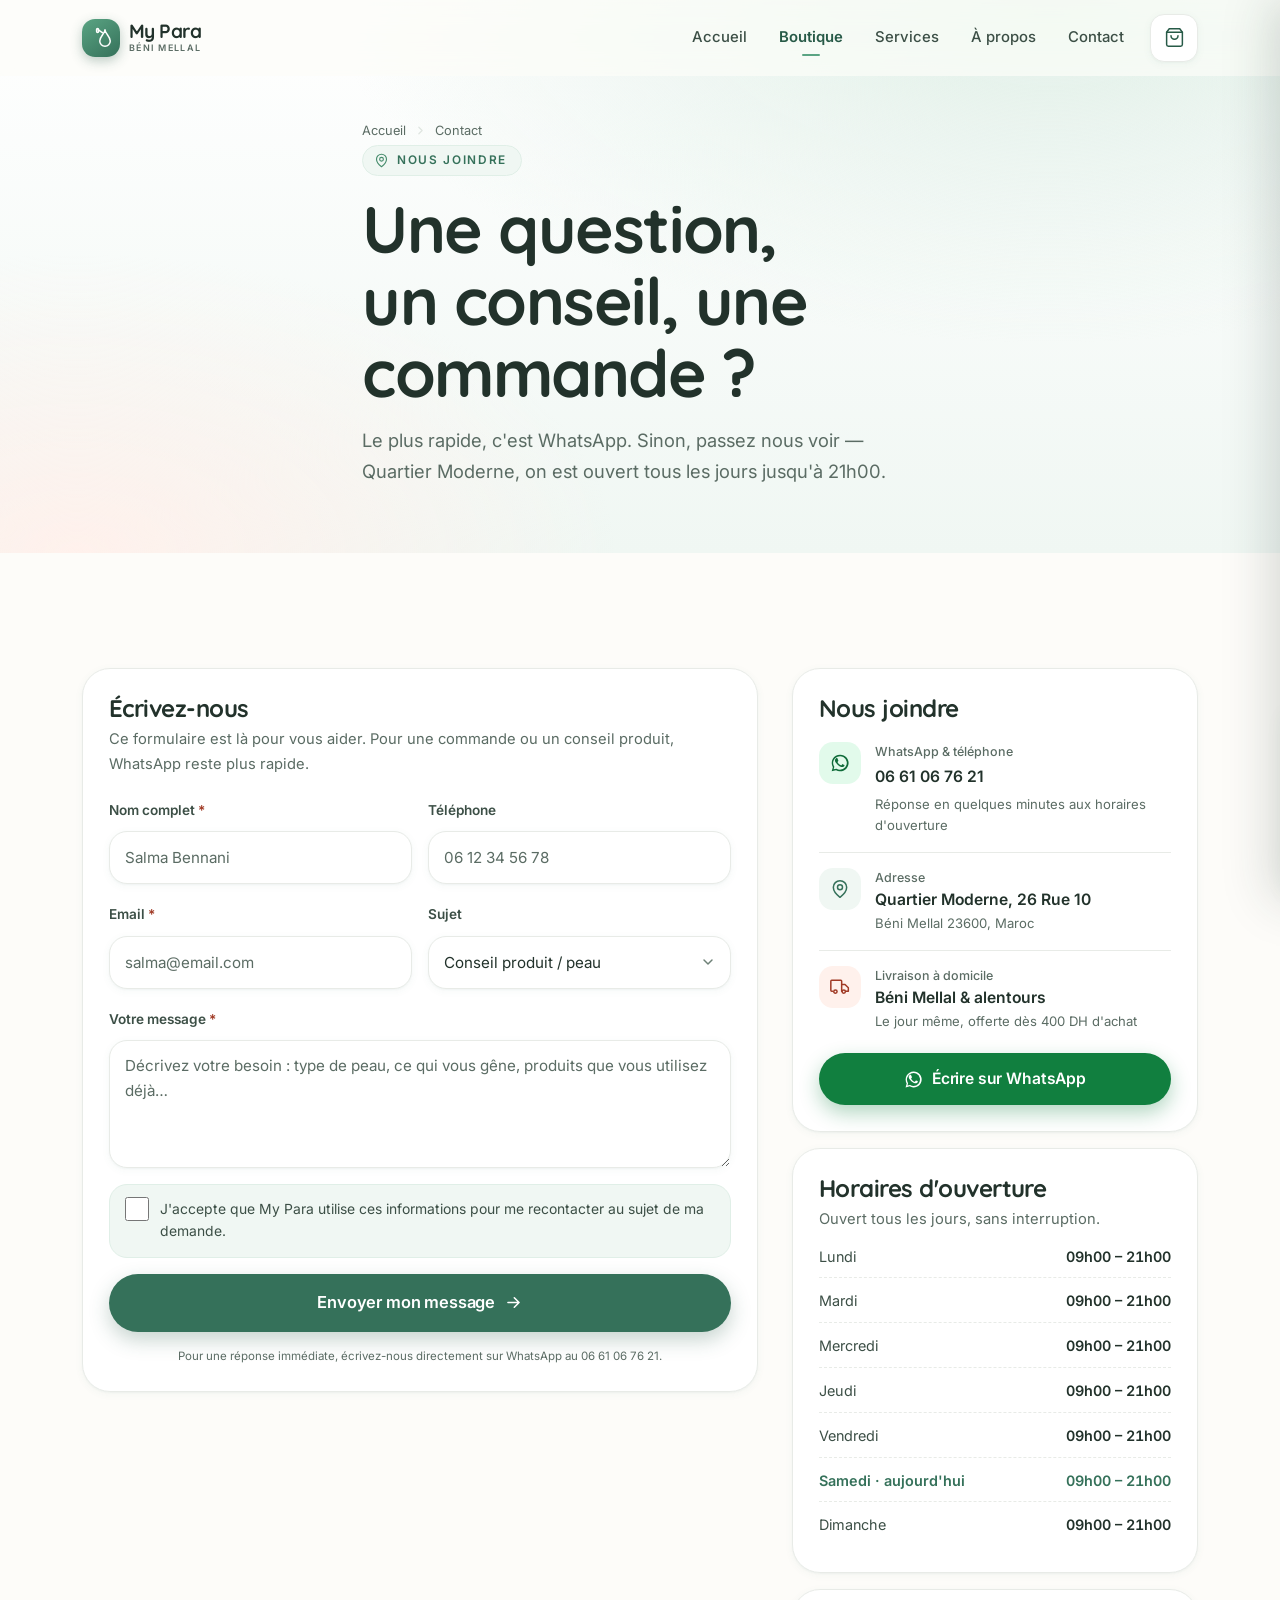
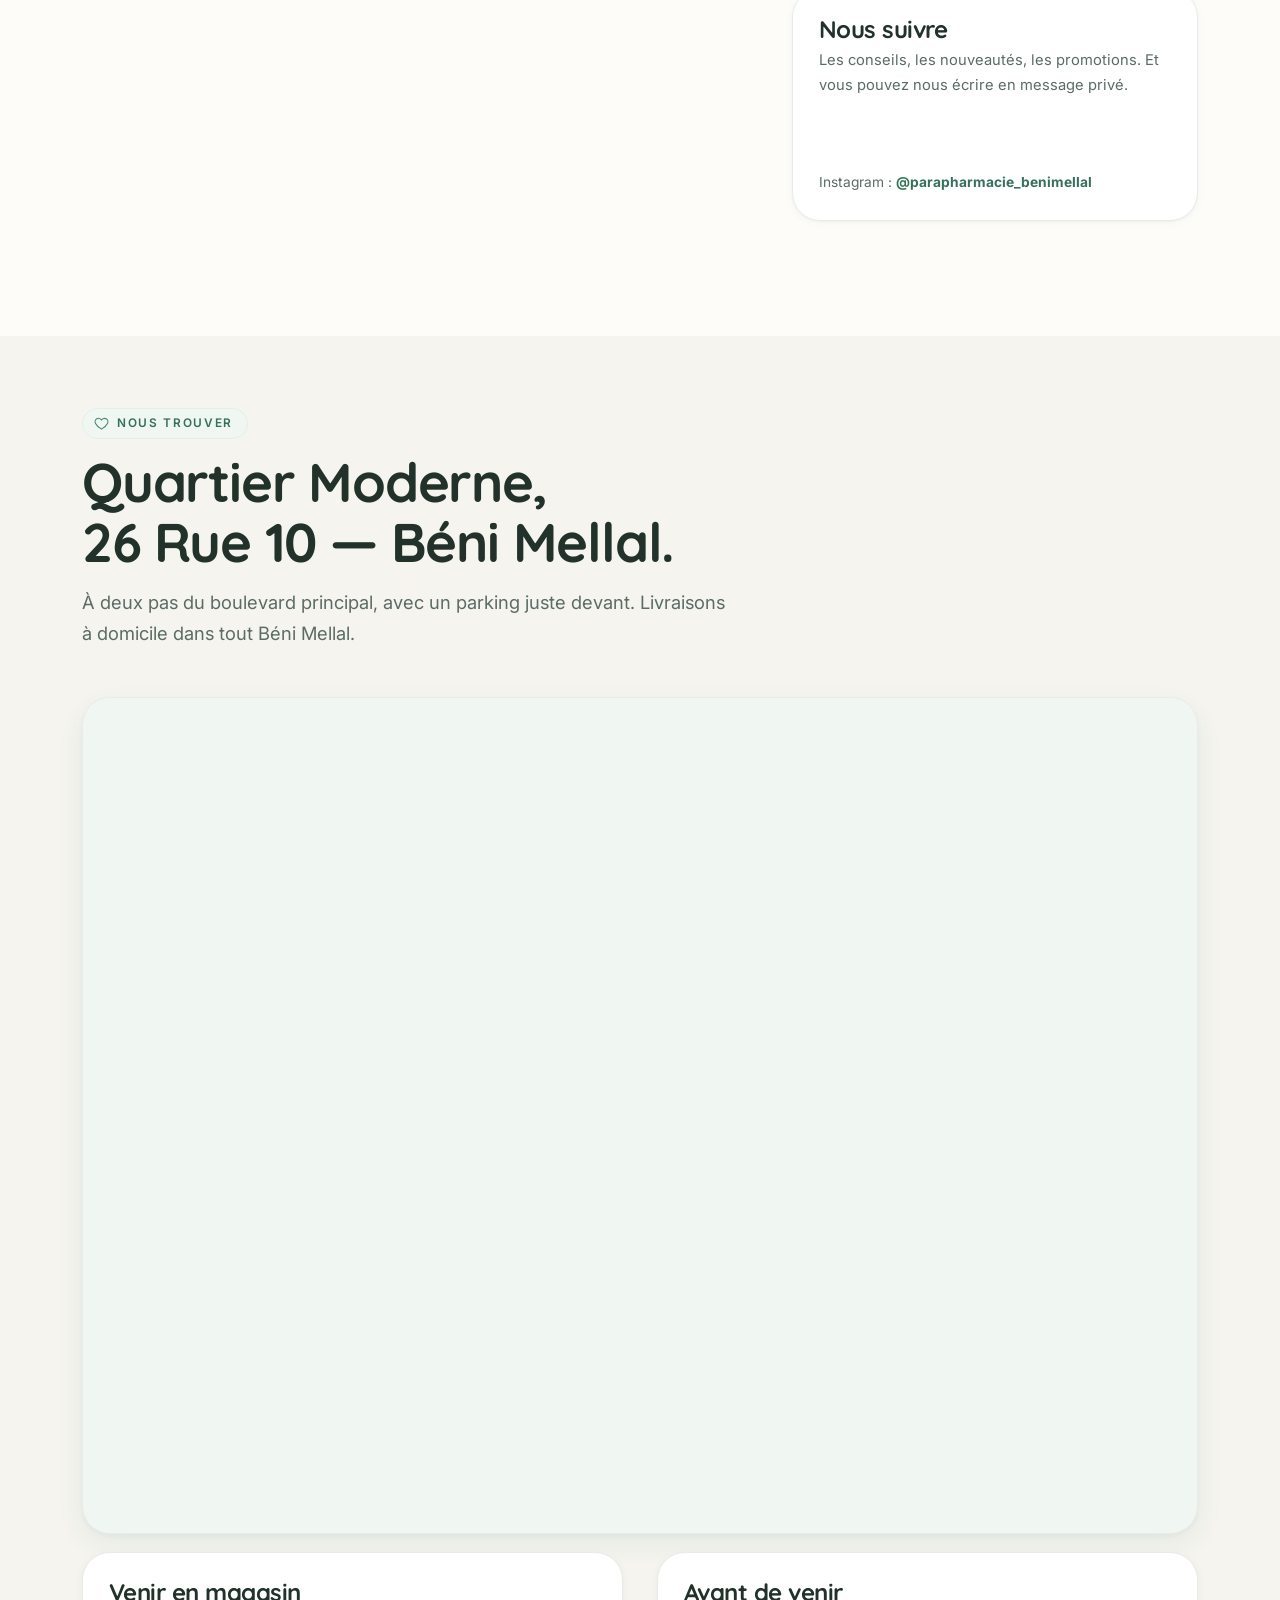
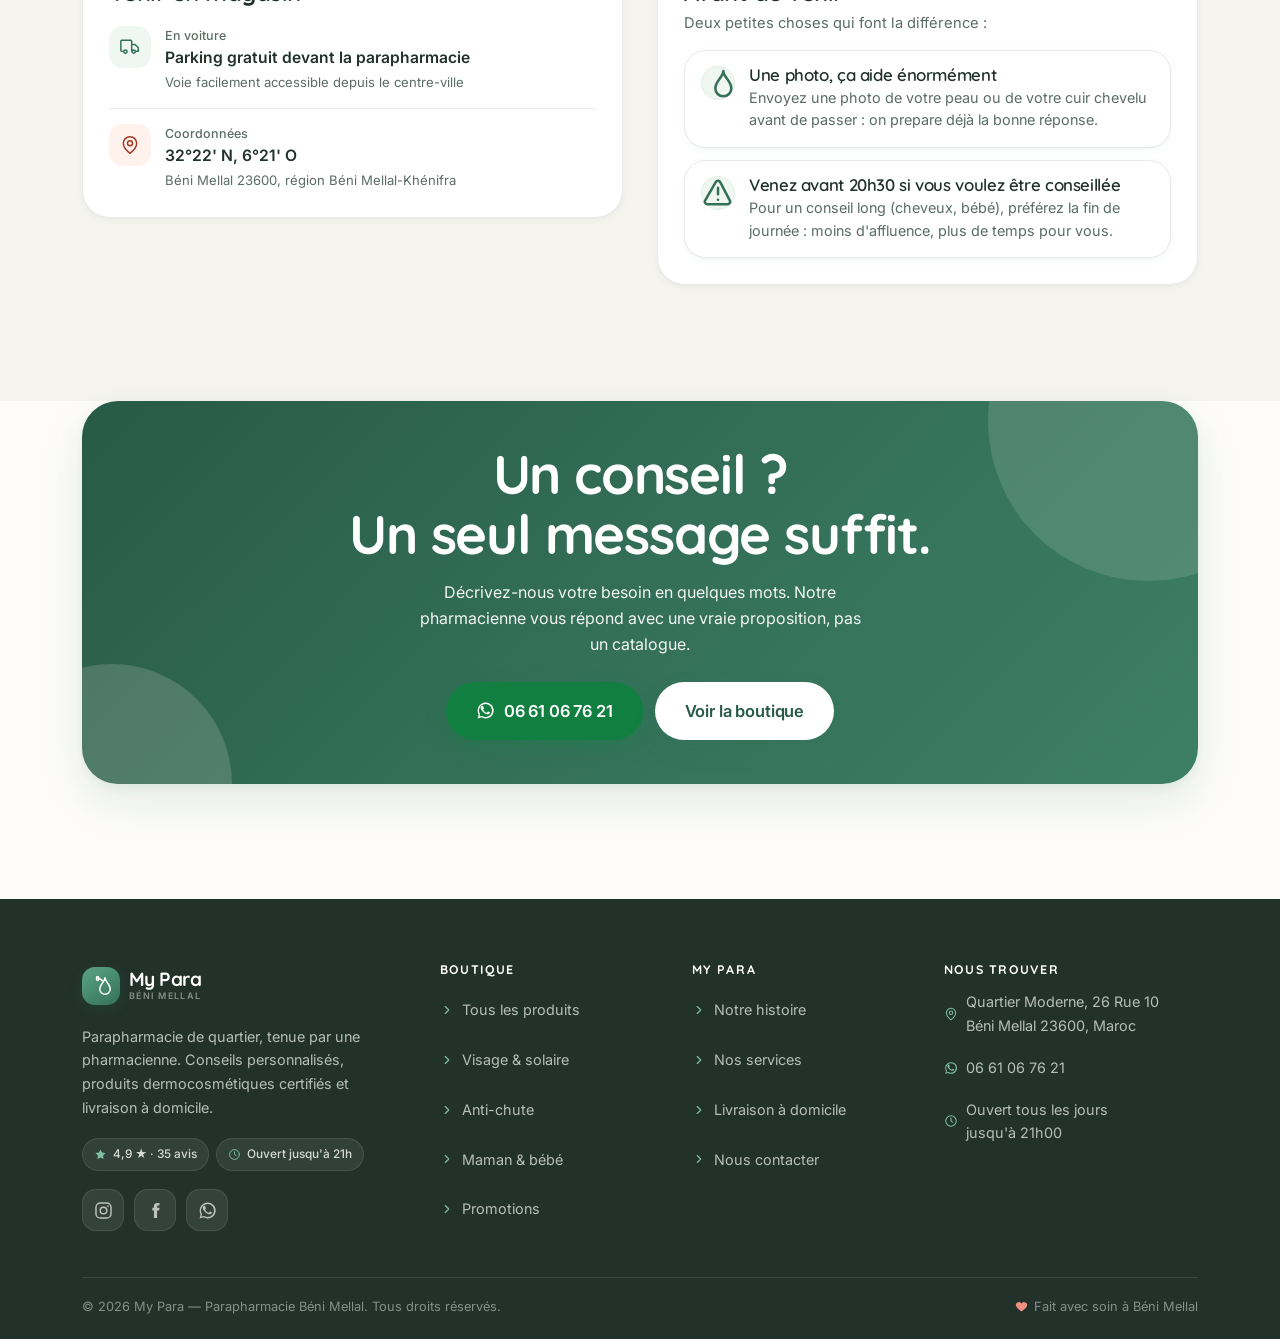
<file: contact.html>
<!DOCTYPE html>
<html lang="fr">
<head>
<meta charset="utf-8">
<meta name="viewport" content="width=device-width, initial-scale=1, viewport-fit=cover">
<title>Contact — Parapharmacie My Para, Béni Mellal</title>
<meta name="description" content="Contactez My Para : Quartier Moderne, 26 Rue 10, Béni Mellal 23600. WhatsApp 06 61 06 76 21. Ouvert tous les jours jusqu'à 21h00.">
<meta name="theme-color" content="#5aa483">
<link rel="preconnect" href="https://fonts.googleapis.com">
<link rel="preconnect" href="https://fonts.gstatic.com" crossorigin>
<link href="https://fonts.googleapis.com/css2?family=Quicksand:wght@500;600;700&family=Inter:wght@400;500;600;700&display=swap" rel="stylesheet">
<link rel="stylesheet" href="style.css">
<link rel="icon" href="data:image/svg+xml,%3Csvg xmlns='http://www.w3.org/2000/svg' viewBox='0 0 100 100'%3E%3Crect width='100' height='100' rx='28' fill='%235aa483'/%3E%3Cpath d='M52 26c0 12-16 20-16 34a16 16 0 0 0 32 0c0-14-16-22-16-34Z' fill='none' stroke='%23fff' stroke-width='7' stroke-linejoin='round'/%3E%3C/svg%3E">
</head>
<body data-page="contact">

<body data-page="contact">
<!-- ============================== NAVBAR ============================== -->
<header class="nav">
  <div class="nav__inner">
    <a class="logo" href="index.html" aria-label="My Para, accueil">
      <span class="logo__mark">
        <svg viewBox="0 0 24 24" fill="none" stroke="currentColor" stroke-width="1.7" stroke-linecap="round" stroke-linejoin="round"><path d="M16 3c0 4.5-6 7.5-6 13a6 6 0 0 0 12 0c0-5.5-6-8.5-6-13Z"/><path d="M13 6.5 8 3"/><rect x="6.4" y="1.6" width="2.2" height="4.6" rx="1.1"/></svg>
      </span>
      <span class="logo__txt">
        <span class="logo__name">My Para</span>
        <span class="logo__sub">Béni Mellal</span>
      </span>
    </a>

    <nav class="nav__links" aria-label="Navigation principale">
      <a class="nav__link" href="index.html">Accueil</a>
      <a class="nav__link is-active" href="contact.html">Boutique</a>
      <a class="nav__link" href="services.html">Services</a>
      <a class="nav__link" href="about.html">À propos</a>
      <a class="nav__link" href="contact.html">Contact</a>
    </nav>

    <button class="icon-btn" id="burger" type="button" aria-label="Ouvrir le menu" aria-expanded="false">
      <svg class="i-menu" viewBox="0 0 24 24" fill="none" stroke="currentColor" stroke-width="2" stroke-linecap="round"><path d="M4 7h16M4 12h16M4 17h16"/></svg>
      <svg class="i-close" viewBox="0 0 24 24" fill="none" stroke="currentColor" stroke-width="2" stroke-linecap="round"><path d="M18 6 6 18M6 6l12 12"/></svg>
    </button>

    <button class="icon-btn" type="button" data-cart-btn aria-label="Ouvrir le panier">
      <svg viewBox="0 0 24 24" fill="none" stroke="currentColor" stroke-width="1.7" stroke-linecap="round" stroke-linejoin="round"><path d="M6 2 3 6v14a2 2 0 0 0 2 2h14a2 2 0 0 0 2-2V6l-3-4Z"/><path d="M3 6h18"/><path d="M16 10a4 4 0 0 1-8 0"/></svg>
      <span class="cart-badge">0</span>
    </button>
  </div>
</header>

<!-- ============================== MENU MOBILE ============================== -->
<div class="nav-menu" id="navMenu">
  <ul class="nav-menu__list">
    <li class="nav-menu__item" style="--i:0"><a href="index.html" style="color:inherit">Accueil</a><svg viewBox="0 0 24 24" fill="none" stroke="currentColor" stroke-width="1.8" stroke-linecap="round" stroke-linejoin="round"><path d="M5 12h14M13 6l6 6-6 6"/></svg></li>
    <li class="nav-menu__item" style="--i:1"><a class="is-active" href="contact.html" style="color:inherit">Boutique</a><svg viewBox="0 0 24 24" fill="none" stroke="currentColor" stroke-width="1.8" stroke-linecap="round" stroke-linejoin="round"><path d="M5 12h14M13 6l6 6-6 6"/></svg></li>
    <li class="nav-menu__item" style="--i:2"><a href="services.html" style="color:inherit">Services</a><svg viewBox="0 0 24 24" fill="none" stroke="currentColor" stroke-width="1.8" stroke-linecap="round" stroke-linejoin="round"><path d="M5 12h14M13 6l6 6-6 6"/></svg></li>
    <li class="nav-menu__item" style="--i:3"><a href="about.html" style="color:inherit">À propos</a><svg viewBox="0 0 24 24" fill="none" stroke="currentColor" stroke-width="1.8" stroke-linecap="round" stroke-linejoin="round"><path d="M5 12h14M13 6l6 6-6 6"/></svg></li>
    <li class="nav-menu__item" style="--i:4"><a href="contact.html" style="color:inherit">Contact</a><svg viewBox="0 0 24 24" fill="none" stroke="currentColor" stroke-width="1.8" stroke-linecap="round" stroke-linejoin="round"><path d="M5 12h14M13 6l6 6-6 6"/></svg></li>
  </ul>
  <div class="nav-menu__foot">
    <a class="btn btn--wa btn--block" href="https://wa.me/212661067621?text=Bonjour%20My%20Para%2C%20je%20souhaite%20poser%20une%20question." target="_blank" rel="noopener">
      <svg viewBox="0 0 24 24" fill="currentColor"><path d="M17.5 14.4c-.3-.2-1.7-.9-2-1s-.5-.1-.7.1-.8 1-1 1.2-.4.2-.7 0a8 8 0 0 1-2.4-1.5 9 9 0 0 1-1.6-2.1c-.2-.3 0-.5.1-.6l.5-.6.3-.5v-.5l-1-2.3c-.2-.6-.5-.5-.7-.5h-.6a1.1 1.1 0 0 0-.8.4 3.2 3.2 0 0 0-1 2.4 5.5 5.5 0 0 0 1.2 2.9 12.7 12.7 0 0 0 4.8 4.3c.7.3 1.2.5 1.6.6a4 4 0 0 0 1.8.1 2.9 2.9 0 0 0 1.9-1.3 2.4 2.4 0 0 0 .2-1.3c-.1-.1-.3-.2-.6-.3Z"/><path d="M12 2a10 10 0 0 0-8.6 15L2 22l5.2-1.4A10 10 0 1 0 12 2Zm0 18.2a8.2 8.2 0 0 1-4.2-1.2l-.3-.2-3.1.8.8-3-.2-.3A8.2 8.2 0 1 1 12 20.2Z"/></svg>
      Demander conseil
    </a>
    <p class="nav-menu__meta"><strong>Quartier Moderne</strong> — 26 Rue 10, Béni Mellal 23600</p>
    <p class="nav-menu__meta">Ouvert tous les jours · <strong>jusqu'à 21h00</strong></p>
  </div>
</div>

<main>

<!-- ============================== EN-TÊTE ============================== -->
<section class="phero">
  <div class="container phero__inner">
    <nav class="crumbs" aria-label="Fil d'Ariane">
      <a href="index.html">Accueil</a>
      <svg viewBox="0 0 24 24" fill="none" stroke="currentColor" stroke-width="2.2" stroke-linecap="round" stroke-linejoin="round"><path d="m9 6 6 6-6 6"/></svg>
      <span>Contact</span>
    </nav>
    <span class="eyebrow">
      <svg viewBox="0 0 24 24" fill="none" stroke="currentColor" stroke-width="1.8" stroke-linecap="round" stroke-linejoin="round"><path d="M20 10c0 6-8 12-8 12s-8-6-8-12a8 8 0 0 1 16 0Z"/><circle cx="12" cy="10" r="3"/></svg>
      Nous joindre
    </span>
    <h1>Une question, un conseil, une commande ?</h1>
    <p class="t-lead">Le plus rapide, c'est WhatsApp. Sinon, passez nous voir — Quartier Moderne, on est ouvert tous les jours jusqu'à 21h00.</p>
  </div>
</section>

<!-- ============================== FORMULAIRE + INFOS ============================== -->
<section class="section">
  <div class="container">
    <div class="cols2 cols2--aside">

      <!-- ---------- formulaire ---------- -->
      <div class="panel" data-reveal>
        <h3>Écrivez-nous</h3>
        <p>Ce formulaire est là pour vous aider. Pour une commande ou un conseil produit, WhatsApp reste plus rapide.</p>

        <div class="form__ok" data-form-ok role="status">
          <span class="ic"><svg viewBox="0 0 24 24" fill="none" stroke="currentColor" stroke-width="2.6" stroke-linecap="round" stroke-linejoin="round"><path d="M20 6 9 17l-5-5"/></svg></span>
          <span><b>Message bien reçu !</b><br>Merci — notre pharmacienne vous répond très vite, généralement par WhatsApp ou par téléphone.</span>
        </div>

        <form class="form" style="margin-top:20px" data-form novalidate>
          <div class="form__row form__row--2">
            <div class="field">
              <label for="f-nom">Nom complet <span class="req">*</span></label>
              <input id="f-nom" name="nom" type="text" placeholder="Salma Bennani" required autocomplete="name">
              <span class="field__err">Merci d'indiquer votre nom.</span>
            </div>
            <div class="field">
              <label for="f-tel">Téléphone</label>
              <input id="f-tel" name="tel" type="tel" placeholder="06 12 34 56 78" autocomplete="tel">
              <span class="field__err">Numéro invalide.</span>
            </div>
          </div>

          <div class="form__row form__row--2">
            <div class="field">
              <label for="f-mail">Email <span class="req">*</span></label>
              <input id="f-mail" name="email" type="email" placeholder="salma@email.com" required autocomplete="email">
              <span class="field__err">Merci d'indiquer une adresse email valide.</span>
            </div>
            <div class="field">
              <label for="f-sujet">Sujet</label>
              <select id="f-sujet" name="sujet">
                <option>Conseil produit / peau</option>
                <option>Conseil cheveux &amp; anti-chute</option>
                <option>Maman &amp; bébé</option>
                <option>Commande &amp; livraison</option>
                <option>Question sur un produit</option>
                <option>Autre</option>
              </select>
            </div>
          </div>

          <div class="field">
            <label for="f-msg">Votre message <span class="req">*</span></label>
            <textarea id="f-msg" name="message" placeholder="Décrivez votre besoin : type de peau, ce qui vous gêne, produits que vous utilisez déjà…" required></textarea>
            <span class="field__err">Merci d'écrire quelques mots.</span>
          </div>

          <label class="check">
            <input type="checkbox" name="rgpd" required>
            <span>J'accepte que My Para utilise ces informations pour me recontacter au sujet de ma demande.</span>
          </label>

          <button class="btn btn--mint btn--lg btn--block" type="submit">
            Envoyer mon message
            <svg viewBox="0 0 24 24" fill="none" stroke="currentColor" stroke-width="2" stroke-linecap="round" stroke-linejoin="round"><path d="M5 12h14M13 6l6 6-6 6"/></svg>
          </button>

          <p class="cart__fine" style="margin-top:0">Pour une réponse immédiate, écrivez-nous directement sur WhatsApp au 06 61 06 76 21.</p>
        </form>
      </div>

      <!-- ---------- infos pratiques ---------- -->
      <div data-reveal="right" style="display:grid;gap:16px">

        <div class="panel">
          <h3>Nous joindre</h3>
          <div style="margin-top:6px">
            <div class="info-row">
              <span class="ic ic--wa">
                <svg viewBox="0 0 24 24" fill="currentColor"><path d="M17.5 14.4c-.3-.2-1.7-.9-2-1s-.5-.1-.7.1-.8 1-1 1.2-.4.2-.7 0a8 8 0 0 1-2.4-1.5 9 9 0 0 1-1.6-2.1c-.2-.3 0-.5.1-.6l.5-.6.3-.5v-.5l-1-2.3c-.2-.6-.5-.5-.7-.5h-.6a1.1 1.1 0 0 0-.8.4 3.2 3.2 0 0 0-1 2.4 5.5 5.5 0 0 0 1.2 2.9 12.7 12.7 0 0 0 4.8 4.3c.7.3 1.2.5 1.6.6a4 4 0 0 0 1.8.1 2.9 2.9 0 0 0 1.9-1.3 2.4 2.4 0 0 0 .2-1.3c-.1-.1-.3-.2-.6-.3Z"/><path d="M12 2a10 10 0 0 0-8.6 15L2 22l5.2-1.4A10 10 0 1 0 12 2Zm0 18.2a8.2 8.2 0 0 1-4.2-1.2l-.3-.2-3.1.8.8-3-.2-.3A8.2 8.2 0 1 1 12 20.2Z"/></svg>
              </span>
              <div>
                <div class="t">WhatsApp &amp; téléphone</div>
                <div class="v"><a href="https://wa.me/212661067621" target="_blank" rel="noopener">06 61 06 76 21</a></div>
                <div class="s">Réponse en quelques minutes aux horaires d'ouverture</div>
              </div>
            </div>

            <div class="info-row">
              <span class="ic">
                <svg viewBox="0 0 24 24" fill="none" stroke="currentColor" stroke-width="1.8" stroke-linecap="round" stroke-linejoin="round"><path d="M20 10c0 6-8 12-8 12s-8-6-8-12a8 8 0 0 1 16 0Z"/><circle cx="12" cy="10" r="3"/></svg>
              </span>
              <div>
                <div class="t">Adresse</div>
                <div class="v">Quartier Moderne, 26 Rue 10</div>
                <div class="s">Béni Mellal 23600, Maroc</div>
              </div>
            </div>

            <div class="info-row">
              <span class="ic ic--coral">
                <svg viewBox="0 0 24 24" fill="none" stroke="currentColor" stroke-width="1.8" stroke-linecap="round" stroke-linejoin="round"><path d="M14 17V5a1 1 0 0 0-1-1H2a1 1 0 0 0-1 1v11a1 1 0 0 0 1 1h1"/><path d="M14 9h4l4 4v4h-3"/><circle cx="6.5" cy="17.5" r="2"/><circle cx="16.5" cy="17.5" r="2"/></svg>
              </span>
              <div>
                <div class="t">Livraison à domicile</div>
                <div class="v">Béni Mellal &amp; alentours</div>
                <div class="s">Le jour même, offerte dès 400 DH d'achat</div>
              </div>
            </div>
          </div>

          <a class="btn btn--wa btn--block" style="margin-top:20px" href="https://wa.me/212661067621?text=Bonjour%20My%20Para%2C%20je%20souhaite%20vous%20%C3%A9crire." target="_blank" rel="noopener">
            <svg viewBox="0 0 24 24" fill="currentColor"><path d="M17.5 14.4c-.3-.2-1.7-.9-2-1s-.5-.1-.7.1-.8 1-1 1.2-.4.2-.7 0a8 8 0 0 1-2.4-1.5 9 9 0 0 1-1.6-2.1c-.2-.3 0-.5.1-.6l.5-.6.3-.5v-.5l-1-2.3c-.2-.6-.5-.5-.7-.5h-.6a1.1 1.1 0 0 0-.8.4 3.2 3.2 0 0 0-1 2.4 5.5 5.5 0 0 0 1.2 2.9 12.7 12.7 0 0 0 4.8 4.3c.7.3 1.2.5 1.6.6a4 4 0 0 0 1.8.1 2.9 2.9 0 0 0 1.9-1.3 2.4 2.4 0 0 0 .2-1.3c-.1-.1-.3-.2-.6-.3Z"/><path d="M12 2a10 10 0 0 0-8.6 15L2 22l5.2-1.4A10 10 0 1 0 12 2Zm0 18.2a8.2 8.2 0 0 1-4.2-1.2l-.3-.2-3.1.8.8-3-.2-.3A8.2 8.2 0 1 1 12 20.2Z"/></svg>
            Écrire sur WhatsApp
          </a>
        </div>

        <div class="panel">
          <h3>Horaires d'ouverture</h3>
          <p>Ouvert tous les jours, sans interruption.</p>
          <div class="hours">
            <div class="hours__r" data-day="1"><span class="d">Lundi</span><span class="h">09h00 – 21h00</span></div>
            <div class="hours__r" data-day="2"><span class="d">Mardi</span><span class="h">09h00 – 21h00</span></div>
            <div class="hours__r" data-day="3"><span class="d">Mercredi</span><span class="h">09h00 – 21h00</span></div>
            <div class="hours__r" data-day="4"><span class="d">Jeudi</span><span class="h">09h00 – 21h00</span></div>
            <div class="hours__r" data-day="5"><span class="d">Vendredi</span><span class="h">09h00 – 21h00</span></div>
            <div class="hours__r" data-day="6"><span class="d">Samedi</span><span class="h">09h00 – 21h00</span></div>
            <div class="hours__r" data-day="0"><span class="d">Dimanche</span><span class="h">09h00 – 21h00</span></div>
          </div>
        </div>

        <div class="panel">
          <h3>Nous suivre</h3>
          <p>Les conseils, les nouveautés, les promotions. Et vous pouvez nous écrire en message privé.</p>
          <div class="socials" style="margin-top:18px">
            <a class="soc" href="https://instagram.com/parapharmacie_benimellal" target="_blank" rel="noopener" aria-label="Instagram @parapharmacie_benimellal" title="Instagram">
              <svg viewBox="0 0 24 24" fill="none" stroke="currentColor" stroke-width="1.8" stroke-linecap="round" stroke-linejoin="round"><rect x="2.5" y="2.5" width="19" height="19" rx="5.5"/><circle cx="12" cy="12" r="4.2"/><circle cx="17.6" cy="6.4" r="1.1" fill="currentColor" stroke="none"/></svg>
            </a>
            <a class="soc" href="https://facebook.com/parapharmacie_benimellal" target="_blank" rel="noopener" aria-label="Facebook My Para" title="Facebook">
              <svg viewBox="0 0 24 24" fill="currentColor"><path d="M14 8.5V7c0-.9.5-1.2 1.2-1.2H17V2.5h-2.6C11.2 2.5 10 4.4 10 6.8v1.7H8V12h2v9.5h4V12h2.6l.5-3.5Z"/></svg>
            </a>
            <a class="soc soc--wa" href="https://wa.me/212661067621" target="_blank" rel="noopener" aria-label="WhatsApp My Para" title="WhatsApp">
              <svg viewBox="0 0 24 24" fill="currentColor"><path d="M17.5 14.4c-.3-.2-1.7-.9-2-1s-.5-.1-.7.1-.8 1-1 1.2-.4.2-.7 0a8 8 0 0 1-2.4-1.5 9 9 0 0 1-1.6-2.1c-.2-.3 0-.5.1-.6l.5-.6.3-.5v-.5l-1-2.3c-.2-.6-.5-.5-.7-.5h-.6a1.1 1.1 0 0 0-.8.4 3.2 3.2 0 0 0-1 2.4 5.5 5.5 0 0 0 1.2 2.9 12.7 12.7 0 0 0 4.8 4.3c.7.3 1.2.5 1.6.6a4 4 0 0 0 1.8.1 2.9 2.9 0 0 0 1.9-1.3 2.4 2.4 0 0 0 .2-1.3c-.1-.1-.3-.2-.6-.3Z"/><path d="M12 2a10 10 0 0 0-8.6 15L2 22l5.2-1.4A10 10 0 1 0 12 2Zm0 18.2a8.2 8.2 0 0 1-4.2-1.2l-.3-.2-3.1.8.8-3-.2-.3A8.2 8.2 0 1 1 12 20.2Z"/></svg>
            </a>
          </div>
          <p style="margin-top:14px;font-size:.86rem">Instagram : <b style="color:var(--mint-700)">@parapharmacie_benimellal</b></p>
        </div>
      </div>
    </div>
  </div>
</section>

<!-- ============================== CARTE ============================== -->
<section class="section section--tint" style="padding-top:clamp(44px,6vw,72px)">
  <div class="container">
    <div class="sec-head" data-reveal>
      <span class="eyebrow">
        <svg viewBox="0 0 24 24" fill="none" stroke="currentColor" stroke-width="1.8" stroke-linecap="round" stroke-linejoin="round"><path d="M12 21s-7.5-4.6-9.5-9A5.4 5.4 0 0 1 12 6.5 5.4 5.4 0 0 1 21.5 12c-2 4.4-9.5 9-9.5 9Z"/></svg>
        Nous trouver
      </span>
      <h2 style="margin-top:14px">Quartier Moderne,<br>26 Rue 10 — Béni Mellal.</h2>
      <p class="t-lead">À deux pas du boulevard principal, avec un parking juste devant. Livraisons à domicile dans tout Béni Mellal.</p>
    </div>

    <div class="map" data-reveal>
      <iframe
        title="Carte — My Para, Quartier Moderne, 26 Rue 10, Béni Mellal 23600"
        src="https://www.google.com/maps?q=Quartier%20Moderne%2C%2026%20Rue%2010%2C%20B%C3%A9ni%20Mellal%2023600%2C%20Morocco&output=embed"
        width="100%" height="100%"
        style="border:0" allowfullscreen="" loading="lazy"
        referrerpolicy="no-referrer-when-downgrade"></iframe>
    </div>

    <div class="cols2" style="margin-top:18px">
      <div class="panel" data-reveal>
        <h3>Venir en magasin</h3>
        <div class="info-row">
          <span class="ic"><svg viewBox="0 0 24 24" fill="none" stroke="currentColor" stroke-width="1.8" stroke-linecap="round" stroke-linejoin="round"><path d="M14 17V5a1 1 0 0 0-1-1H2a1 1 0 0 0-1 1v11a1 1 0 0 0 1 1h1"/><path d="M14 9h4l4 4v4h-3"/><circle cx="6.5" cy="17.5" r="2"/><circle cx="16.5" cy="17.5" r="2"/></svg></span>
          <div><div class="t">En voiture</div><div class="v">Parking gratuit devant la parapharmacie</div><div class="s">Voie facilement accessible depuis le centre-ville</div></div>
        </div>
        <div class="info-row">
          <span class="ic ic--coral"><svg viewBox="0 0 24 24" fill="none" stroke="currentColor" stroke-width="1.8" stroke-linecap="round" stroke-linejoin="round"><path d="M20 10c0 6-8 12-8 12s-8-6-8-12a8 8 0 0 1 16 0Z"/><circle cx="12" cy="10" r="3"/></svg></span>
          <div><div class="t">Coordonnées</div><div class="v">32°22' N, 6°21' O</div><div class="s">Béni Mellal 23600, région Béni Mellal-Khénifra</div></div>
        </div>
      </div>

      <div class="panel" data-reveal style="--d:90ms">
        <h3>Avant de venir</h3>
        <p>Deux petites choses qui font la différence :</p>
        <ul class="advice__list" style="margin-top:14px">
          <li class="advice__item">
            <span class="n">
              <svg viewBox="0 0 24 24" fill="none" stroke="currentColor" stroke-width="1.9" stroke-linecap="round" stroke-linejoin="round"><path d="M16 3c0 4.5-6 7.5-6 13a6 6 0 0 0 12 0c0-5.5-6-8.5-6-13Z"/></svg>
            </span>
            <div><h4>Une photo, ça aide énormément</h4><p>Envoyez une photo de votre peau ou de votre cuir chevelu avant de passer : on prepare déjà la bonne réponse.</p></div>
          </li>
          <li class="advice__item">
            <span class="n">
              <svg viewBox="0 0 24 24" fill="none" stroke="currentColor" stroke-width="1.9" stroke-linecap="round" stroke-linejoin="round"><path d="M12 8v5M12 17h.01"/><path d="M10.3 3.9 2.4 17.5A1.9 1.9 0 0 0 4 20.4h15.2a1.9 1.9 0 0 0 1.6-2.9L13.7 3.9a1.9 1.9 0 0 0-3.4 0Z"/></svg>
            </span>
            <div><h4>Venez avant 20h30 si vous voulez être conseillée</h4><p>Pour un conseil long (cheveux, bébé), préférez la fin de journée : moins d'affluence, plus de temps pour vous.</p></div>
          </li>
        </ul>
      </div>
    </div>
  </div>
</section>

<!-- ============================== CTA ============================== -->
<section class="section" style="padding-top:0">
  <div class="container">
    <div class="cta-band" data-reveal="scale">
      <h2>Un conseil ?<br>Un seul message suffit.</h2>
      <p>Décrivez-nous votre besoin en quelques mots. Notre pharmacienne vous répond avec une vraie proposition, pas un catalogue.</p>
      <div class="btn-row">
        <a class="btn btn--wa btn--lg" href="https://wa.me/212661067621?text=Bonjour%20My%20Para%2C%20je%20souhaite%20%C3%A9crire%20%C3%A0%20propos%20de%20ma%20demande." target="_blank" rel="noopener">
          <svg viewBox="0 0 24 24" fill="currentColor"><path d="M17.5 14.4c-.3-.2-1.7-.9-2-1s-.5-.1-.7.1-.8 1-1 1.2-.4.2-.7 0a8 8 0 0 1-2.4-1.5 9 9 0 0 1-1.6-2.1c-.2-.3 0-.5.1-.6l.5-.6.3-.5v-.5l-1-2.3c-.2-.6-.5-.5-.7-.5h-.6a1.1 1.1 0 0 0-.8.4 3.2 3.2 0 0 0-1 2.4 5.5 5.5 0 0 0 1.2 2.9 12.7 12.7 0 0 0 4.8 4.3c.7.3 1.2.5 1.6.6a4 4 0 0 0 1.8.1 2.9 2.9 0 0 0 1.9-1.3 2.4 2.4 0 0 0 .2-1.3c-.1-.1-.3-.2-.6-.3Z"/><path d="M12 2a10 10 0 0 0-8.6 15L2 22l5.2-1.4A10 10 0 1 0 12 2Zm0 18.2a8.2 8.2 0 0 1-4.2-1.2l-.3-.2-3.1.8.8-3-.2-.3A8.2 8.2 0 1 1 12 20.2Z"/></svg>
          06 61 06 76 21
        </a>
        <a class="btn btn--white btn--lg" href="shop.html">Voir la boutique</a>
      </div>
    </div>
  </div>
</section>

</main>

<!-- ============================== FOOTER ============================== -->
<footer class="footer">
  <div class="container">
    <div class="footer__grid">
      <div class="footer__brand">
        <span class="logo">
          <span class="logo__mark"><svg viewBox="0 0 24 24" fill="none" stroke="currentColor" stroke-width="1.7" stroke-linecap="round" stroke-linejoin="round"><path d="M16 3c0 4.5-6 7.5-6 13a6 6 0 0 0 12 0c0-5.5-6-8.5-6-13Z"/><path d="M13 6.5 8 3"/><rect x="6.4" y="1.6" width="2.2" height="4.6" rx="1.1"/></svg></span>
          <span class="logo__txt"><span class="logo__name">My Para</span><span class="logo__sub">Béni Mellal</span></span>
        </span>
        <p>Parapharmacie de quartier, tenue par une pharmacienne. Conseils personnalisés, produits dermocosmétiques certifiés et livraison à domicile.</p>
        <div class="footer__badges">
          <span class="footer__badge"><svg viewBox="0 0 24 24" fill="currentColor"><path d="m12 2.6 2.9 5.9 6.5.9-4.7 4.6 1.1 6.5-5.8-3-5.8 3 1.1-6.5L2.6 9.4l6.5-.9Z"/></svg> 4,9 ★ · 35 avis</span>
          <span class="footer__badge"><svg viewBox="0 0 24 24" fill="none" stroke="currentColor" stroke-width="1.8" stroke-linecap="round" stroke-linejoin="round"><circle cx="12" cy="12" r="9"/><path d="M12 7v5l3 2"/></svg> Ouvert jusqu'à 21h</span>
        </div>
        <div class="socials">
          <a class="soc" href="https://instagram.com/parapharmacie_benimellal" target="_blank" rel="noopener" aria-label="Instagram My Para">
            <svg viewBox="0 0 24 24" fill="none" stroke="currentColor" stroke-width="1.8" stroke-linecap="round" stroke-linejoin="round"><rect x="2.5" y="2.5" width="19" height="19" rx="5.5"/><circle cx="12" cy="12" r="4.2"/><circle cx="17.6" cy="6.4" r="1.1" fill="currentColor" stroke="none"/></svg>
          </a>
          <a class="soc" href="https://facebook.com/parapharmacie_benimellal" target="_blank" rel="noopener" aria-label="Facebook My Para">
            <svg viewBox="0 0 24 24" fill="currentColor"><path d="M14 8.5V7c0-.9.5-1.2 1.2-1.2H17V2.5h-2.6C11.2 2.5 10 4.4 10 6.8v1.7H8V12h2v9.5h4V12h2.6l.5-3.5Z"/></svg>
          </a>
          <a class="soc soc--wa" href="https://wa.me/212661067621" target="_blank" rel="noopener" aria-label="WhatsApp My Para">
            <svg viewBox="0 0 24 24" fill="currentColor"><path d="M17.5 14.4c-.3-.2-1.7-.9-2-1s-.5-.1-.7.1-.8 1-1 1.2-.4.2-.7 0a8 8 0 0 1-2.4-1.5 9 9 0 0 1-1.6-2.1c-.2-.3 0-.5.1-.6l.5-.6.3-.5v-.5l-1-2.3c-.2-.6-.5-.5-.7-.5h-.6a1.1 1.1 0 0 0-.8.4 3.2 3.2 0 0 0-1 2.4 5.5 5.5 0 0 0 1.2 2.9 12.7 12.7 0 0 0 4.8 4.3c.7.3 1.2.5 1.6.6a4 4 0 0 0 1.8.1 2.9 2.9 0 0 0 1.9-1.3 2.4 2.4 0 0 0 .2-1.3c-.1-.1-.3-.2-.6-.3Z"/><path d="M12 2a10 10 0 0 0-8.6 15L2 22l5.2-1.4A10 10 0 1 0 12 2Zm0 18.2a8.2 8.2 0 0 1-4.2-1.2l-.3-.2-3.1.8.8-3-.2-.3A8.2 8.2 0 1 1 12 20.2Z"/></svg>
          </a>
        </div>
      </div>

      <nav aria-label="Boutique">
        <h4>Boutique</h4>
        <ul class="footer__links">
          <li><svg viewBox="0 0 24 24" fill="none" stroke="currentColor" stroke-width="2" stroke-linecap="round" stroke-linejoin="round"><path d="m9 6 6 6-6 6"/></svg><a href="shop.html">Tous les produits</a></li>
          <li><svg viewBox="0 0 24 24" fill="none" stroke="currentColor" stroke-width="2" stroke-linecap="round" stroke-linejoin="round"><path d="m9 6 6 6-6 6"/></svg><a href="shop.html">Visage &amp; solaire</a></li>
          <li><svg viewBox="0 0 24 24" fill="none" stroke="currentColor" stroke-width="2" stroke-linecap="round" stroke-linejoin="round"><path d="m9 6 6 6-6 6"/></svg><a href="shop.html">Anti-chute</a></li>
          <li><svg viewBox="0 0 24 24" fill="none" stroke="currentColor" stroke-width="2" stroke-linecap="round" stroke-linejoin="round"><path d="m9 6 6 6-6 6"/></svg><a href="shop.html">Maman &amp; bébé</a></li>
          <li><svg viewBox="0 0 24 24" fill="none" stroke="currentColor" stroke-width="2" stroke-linecap="round" stroke-linejoin="round"><path d="m9 6 6 6-6 6"/></svg><a href="shop.html">Promotions</a></li>
        </ul>
      </nav>

      <nav aria-label="La parapharmacie">
        <h4>My Para</h4>
        <ul class="footer__links">
          <li><svg viewBox="0 0 24 24" fill="none" stroke="currentColor" stroke-width="2" stroke-linecap="round" stroke-linejoin="round"><path d="m9 6 6 6-6 6"/></svg><a href="about.html">Notre histoire</a></li>
          <li><svg viewBox="0 0 24 24" fill="none" stroke="currentColor" stroke-width="2" stroke-linecap="round" stroke-linejoin="round"><path d="m9 6 6 6-6 6"/></svg><a href="services.html">Nos services</a></li>
          <li><svg viewBox="0 0 24 24" fill="none" stroke="currentColor" stroke-width="2" stroke-linecap="round" stroke-linejoin="round"><path d="m9 6 6 6-6 6"/></svg><a href="services.html#livraison">Livraison à domicile</a></li>
          <li><svg viewBox="0 0 24 24" fill="none" stroke="currentColor" stroke-width="2" stroke-linecap="round" stroke-linejoin="round"><path d="m9 6 6 6-6 6"/></svg><a href="contact.html">Nous contacter</a></li>
        </ul>
      </nav>

      <div>
        <h4>Nous trouver</h4>
        <ul class="footer__links">
          <li><svg viewBox="0 0 24 24" fill="none" stroke="currentColor" stroke-width="1.8" stroke-linecap="round" stroke-linejoin="round"><path d="M20 10c0 6-8 12-8 12s-8-6-8-12a8 8 0 0 1 16 0Z"/><circle cx="12" cy="10" r="3"/></svg><span>Quartier Moderne, 26 Rue 10<br>Béni Mellal 23600, Maroc</span></li>
          <li><svg viewBox="0 0 24 24" fill="currentColor"><path d="M17.5 14.4c-.3-.2-1.7-.9-2-1s-.5-.1-.7.1-.8 1-1 1.2-.4.2-.7 0a8 8 0 0 1-2.4-1.5 9 9 0 0 1-1.6-2.1c-.2-.3 0-.5.1-.6l.5-.6.3-.5v-.5l-1-2.3c-.2-.6-.5-.5-.7-.5h-.6a1.1 1.1 0 0 0-.8.4 3.2 3.2 0 0 0-1 2.4 5.5 5.5 0 0 0 1.2 2.9 12.7 12.7 0 0 0 4.8 4.3c.7.3 1.2.5 1.6.6a4 4 0 0 0 1.8.1 2.9 2.9 0 0 0 1.9-1.3 2.4 2.4 0 0 0 .2-1.3c-.1-.1-.3-.2-.6-.3Z"/><path d="M12 2a10 10 0 0 0-8.6 15L2 22l5.2-1.4A10 10 0 1 0 12 2Zm0 18.2a8.2 8.2 0 0 1-4.2-1.2l-.3-.2-3.1.8.8-3-.2-.3A8.2 8.2 0 1 1 12 20.2Z"/></svg><a href="https://wa.me/212661067621" target="_blank" rel="noopener">06 61 06 76 21</a></li>
          <li><svg viewBox="0 0 24 24" fill="none" stroke="currentColor" stroke-width="1.8" stroke-linecap="round" stroke-linejoin="round"><circle cx="12" cy="12" r="9"/><path d="M12 7v5l3 2"/></svg><span>Ouvert tous les jours<br>jusqu'à 21h00</span></li>
        </ul>
      </div>
    </div>

    <div class="footer__bot">
      <span>© <span data-year>2026</span> My Para — Parapharmacie Béni Mellal. Tous droits réservés.</span>
      <span class="made"><svg viewBox="0 0 24 24" fill="currentColor"><path d="M12 21s-7.5-4.6-9.5-9A5.4 5.4 0 0 1 12 6.5 5.4 5.4 0 0 1 21.5 12c-2 4.4-9.5 9-9.5 9Z"/></svg> Fait avec soin à Béni Mellal</span>
    </div>
  </div>
</footer>

<!-- ============================== BARRE MOBILE ============================== -->
<div class="mobile-bar">
  <a class="btn btn--wa" href="https://wa.me/212661067621?text=Bonjour%20My%20Para%2C%20je%20souhaite%20commander." target="_blank" rel="noopener">
    <svg viewBox="0 0 24 24" fill="currentColor"><path d="M17.5 14.4c-.3-.2-1.7-.9-2-1s-.5-.1-.7.1-.8 1-1 1.2-.4.2-.7 0a8 8 0 0 1-2.4-1.5 9 9 0 0 1-1.6-2.1c-.2-.3 0-.5.1-.6l.5-.6.3-.5v-.5l-1-2.3c-.2-.6-.5-.5-.7-.5h-.6a1.1 1.1 0 0 0-.8.4 3.2 3.2 0 0 0-1 2.4 5.5 5.5 0 0 0 1.2 2.9 12.7 12.7 0 0 0 4.8 4.3c.7.3 1.2.5 1.6.6a4 4 0 0 0 1.8.1 2.9 2.9 0 0 0 1.9-1.3 2.4 2.4 0 0 0 .2-1.3c-.1-.1-.3-.2-.6-.3Z"/><path d="M12 2a10 10 0 0 0-8.6 15L2 22l5.2-1.4A10 10 0 1 0 12 2Zm0 18.2a8.2 8.2 0 0 1-4.2-1.2l-.3-.2-3.1.8.8-3-.2-.3A8.2 8.2 0 1 1 12 20.2Z"/></svg>
    <span class="lbl">Commander</span>
  </a>
  <button class="btn btn--mint mb-cart" type="button" data-cart-btn>
    <svg viewBox="0 0 24 24" fill="none" stroke="currentColor" stroke-width="1.8" stroke-linecap="round" stroke-linejoin="round"><path d="M6 2 3 6v14a2 2 0 0 0 2 2h14a2 2 0 0 0 2-2V6l-3-4Z"/><path d="M3 6h18"/><path d="M16 10a4 4 0 0 1-8 0"/></svg>
    <span class="lbl">Panier</span>
    <span class="cart-badge">0</span>
  </button>
</div>

<!-- ============================== PANIER ============================== -->
<div class="cart-overlay" data-cart-overlay></div>
<aside class="cart" data-cart aria-hidden="true" aria-label="Votre panier">
  <span class="cart__grab" aria-hidden="true"><i></i></span>
  <div class="cart__head">
    <h2>Mon panier</h2>
    <span class="cnt" data-cart-count>Panier vide</span>
    <button class="icon-btn cart__close" type="button" data-cart-close aria-label="Fermer le panier">
      <svg viewBox="0 0 24 24" fill="none" stroke="currentColor" stroke-width="2" stroke-linecap="round"><path d="M18 6 6 18M6 6l12 12"/></svg>
    </button>
  </div>
  <div class="cart__ship">
    <svg viewBox="0 0 24 24" fill="none" stroke="currentColor" stroke-width="1.8" stroke-linecap="round" stroke-linejoin="round"><path d="M14 17V5a1 1 0 0 0-1-1H2a1 1 0 0 0-1 1v11a1 1 0 0 0 1 1h1"/><path d="M14 9h4l4 4v4h-3"/><circle cx="6.5" cy="17.5" r="2"/><circle cx="16.5" cy="17.5" r="2"/></svg>
    <span data-ship-text></span>
    <span class="bar"><i data-ship-bar></i></span>
  </div>
  <div class="cart__body" data-cart-list></div>
  <div class="cart__foot">
    <div class="cart__sum">
      <span class="k">Total</span>
      <span class="v" data-cart-total>0<small>DH</small></span>
    </div>
    <div class="cart__save" data-cart-save></div>
    <button class="btn btn--wa btn--block btn--lg" type="button" data-cart-order>
      <svg viewBox="0 0 24 24" fill="currentColor"><path d="M17.5 14.4c-.3-.2-1.7-.9-2-1s-.5-.1-.7.1-.8 1-1 1.2-.4.2-.7 0a8 8 0 0 1-2.4-1.5 9 9 0 0 1-1.6-2.1c-.2-.3 0-.5.1-.6l.5-.6.3-.5v-.5l-1-2.3c-.2-.6-.5-.5-.7-.5h-.6a1.1 1.1 0 0 0-.8.4 3.2 3.2 0 0 0-1 2.4 5.5 5.5 0 0 0 1.2 2.9 12.7 12.7 0 0 0 4.8 4.3c.7.3 1.2.5 1.6.6a4 4 0 0 0 1.8.1 2.9 2.9 0 0 0 1.9-1.3 2.4 2.4 0 0 0 .2-1.3c-.1-.1-.3-.2-.6-.3Z"/><path d="M12 2a10 10 0 0 0-8.6 15L2 22l5.2-1.4A10 10 0 1 0 12 2Zm0 18.2a8.2 8.2 0 0 1-4.2-1.2l-.3-.2-3.1.8.8-3-.2-.3A8.2 8.2 0 1 1 12 20.2Z"/></svg>
      Commander via WhatsApp
    </button>
    <p class="cart__fine">Vous recevez le récapitulatif sur WhatsApp. Paiement à la livraison ou en magasin.</p>
  </div>
</aside>

<div class="toast-wrap" aria-live="polite"></div>

<script src="products.js"></script>
<script src="cart.js"></script>
<script src="script.js"></script>
<script>
  document.querySelectorAll("[data-year]").forEach(function (el) { el.textContent = new Date().getFullYear(); });
</script>
</body>
</html>
</file>
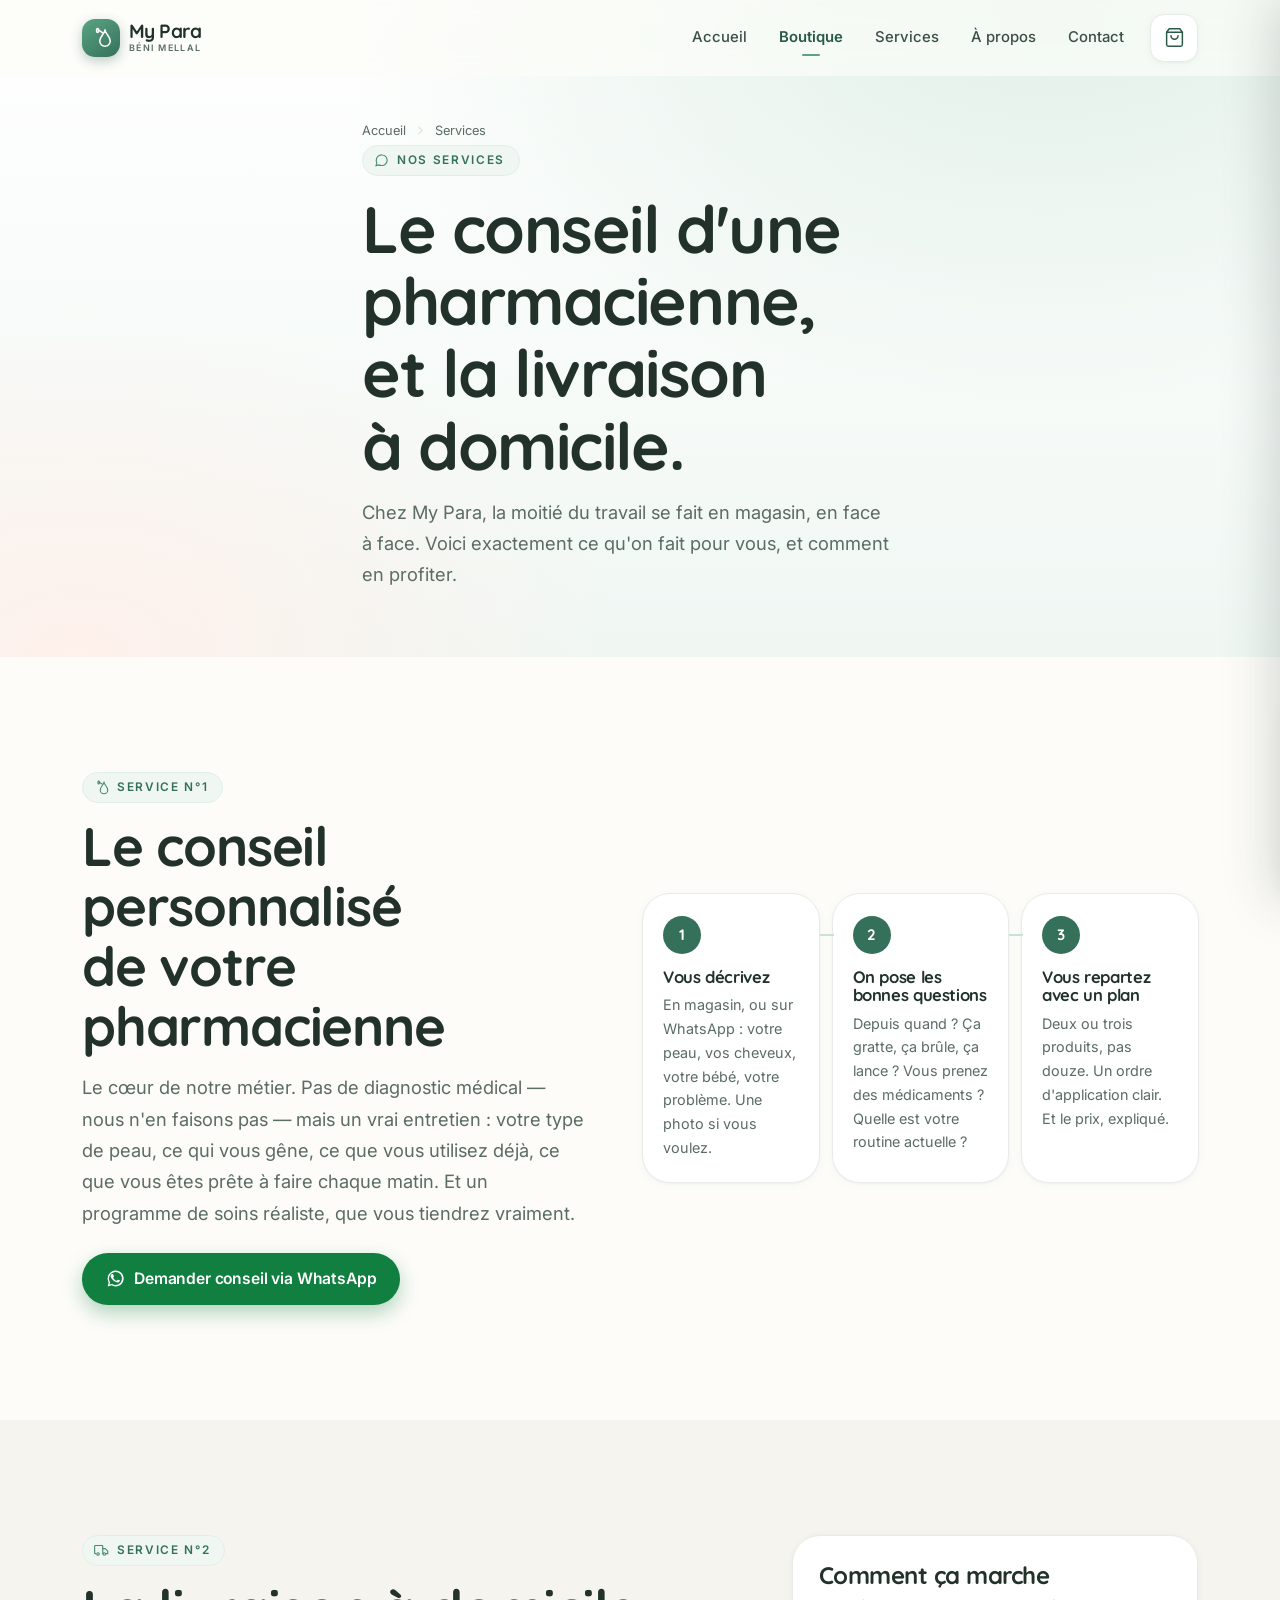
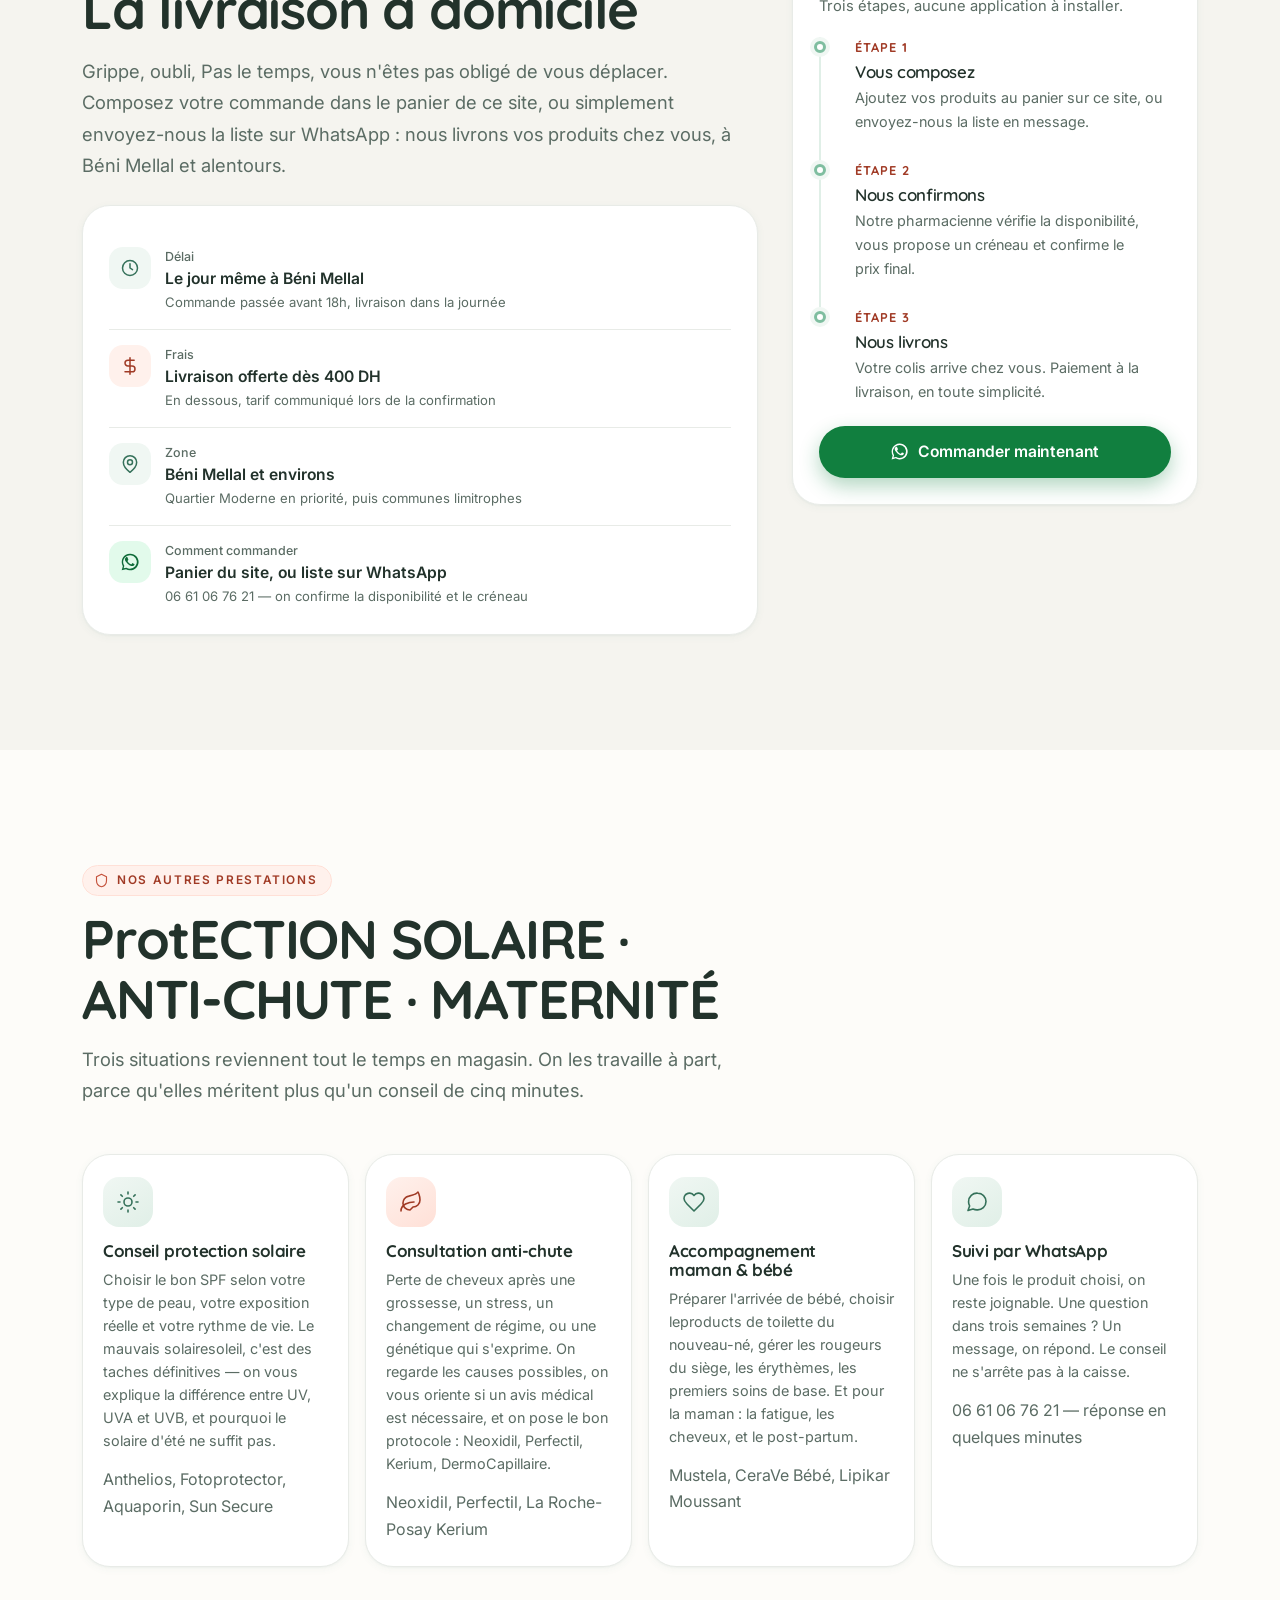
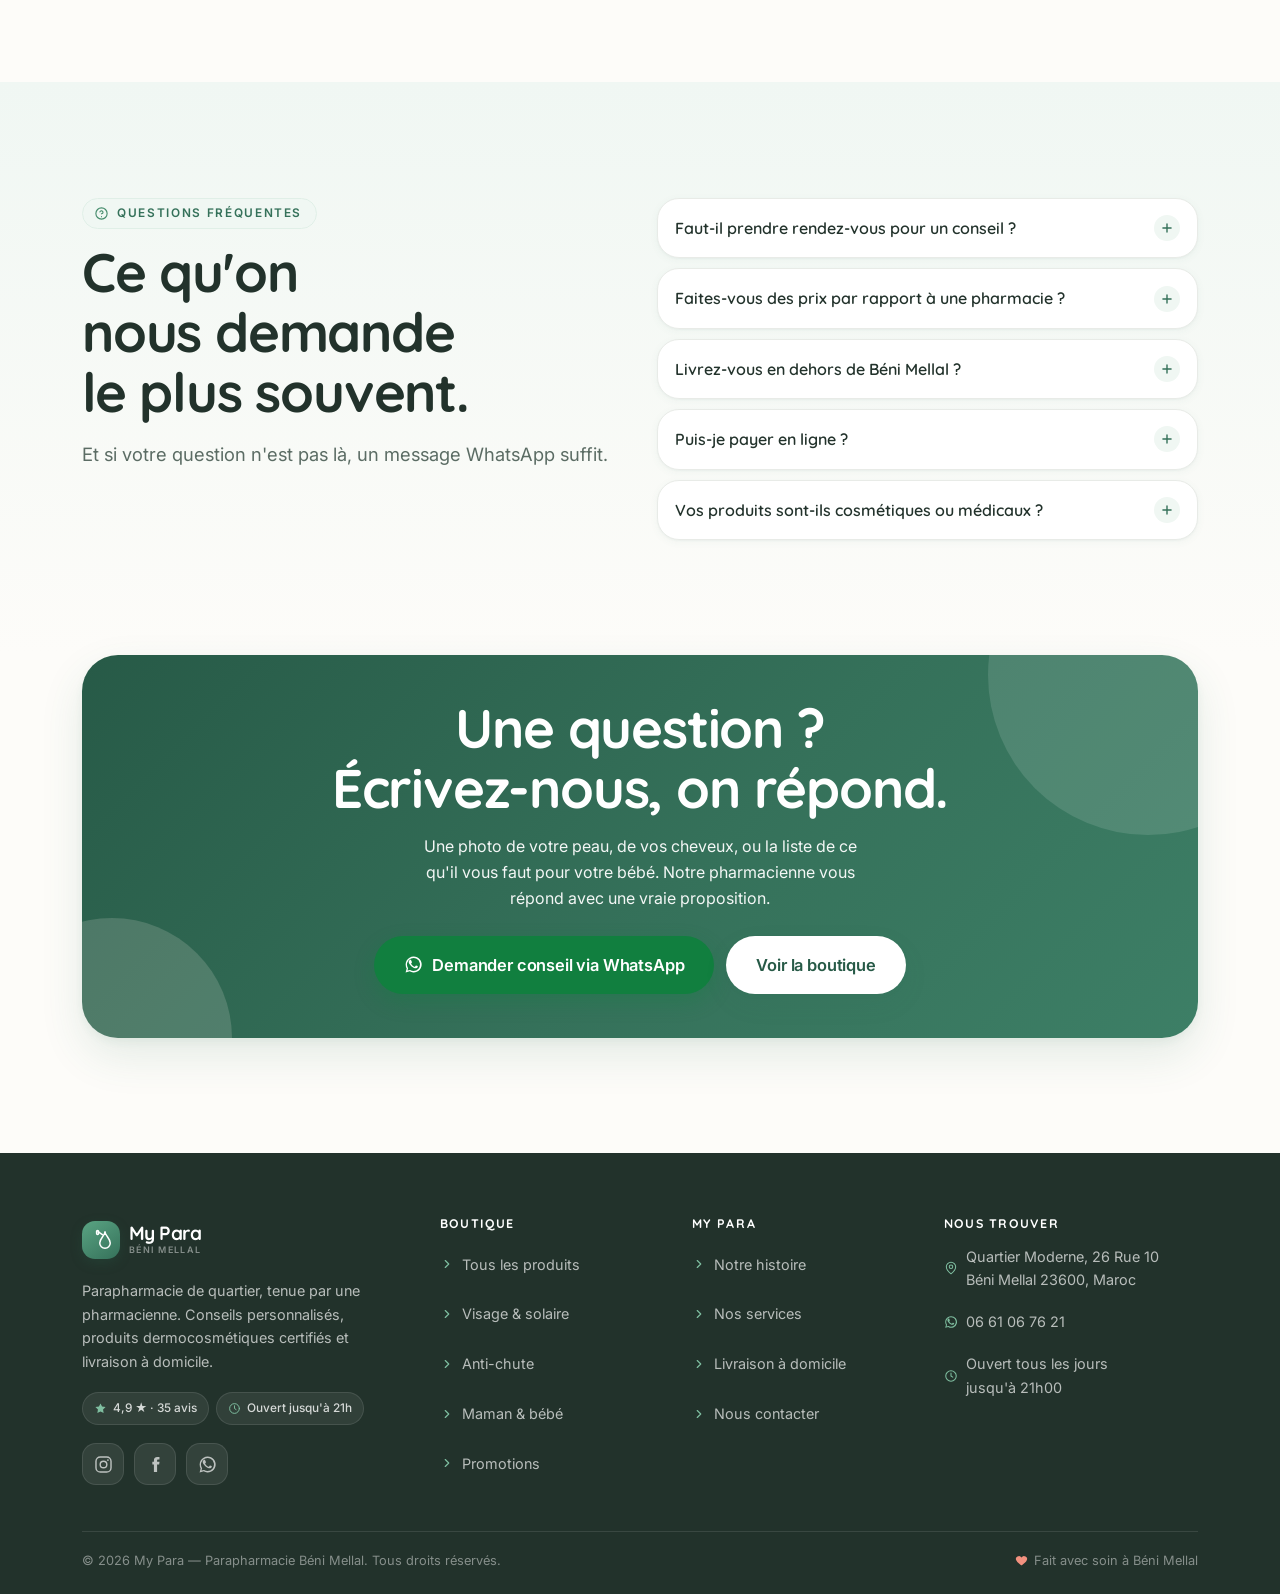
<file: services.html>
<!DOCTYPE html>
<html lang="fr">
<head>
<meta charset="utf-8">
<meta name="viewport" content="width=device-width, initial-scale=1, viewport-fit=cover">
<title>Services — Parapharmacie My Para, Béni Mellal</title>
<meta name="description" content="Nos services : conseil personnalisé par une pharmacienne, livraison à domicile à Béni Mellal, conseil solaire, anti-chute et accompagnement maman et bébé.">
<meta name="theme-color" content="#5aa483">
<link rel="preconnect" href="https://fonts.googleapis.com">
<link rel="preconnect" href="https://fonts.gstatic.com" crossorigin>
<link href="https://fonts.googleapis.com/css2?family=Quicksand:wght@500;600;700&family=Inter:wght@400;500;600;700&display=swap" rel="stylesheet">
<link rel="stylesheet" href="style.css">
<link rel="icon" href="data:image/svg+xml,%3Csvg xmlns='http://www.w3.org/2000/svg' viewBox='0 0 100 100'%3E%3Crect width='100' height='100' rx='28' fill='%235aa483'/%3E%3Cpath d='M52 26c0 12-16 20-16 34a16 16 0 0 0 32 0c0-14-16-22-16-34Z' fill='none' stroke='%23fff' stroke-width='7' stroke-linejoin='round'/%3E%3C/svg%3E">
</head>
<body data-page="services">

<body data-page="services">
<!-- ============================== NAVBAR ============================== -->
<header class="nav">
  <div class="nav__inner">
    <a class="logo" href="index.html" aria-label="My Para, accueil">
      <span class="logo__mark">
        <svg viewBox="0 0 24 24" fill="none" stroke="currentColor" stroke-width="1.7" stroke-linecap="round" stroke-linejoin="round"><path d="M16 3c0 4.5-6 7.5-6 13a6 6 0 0 0 12 0c0-5.5-6-8.5-6-13Z"/><path d="M13 6.5 8 3"/><rect x="6.4" y="1.6" width="2.2" height="4.6" rx="1.1"/></svg>
      </span>
      <span class="logo__txt">
        <span class="logo__name">My Para</span>
        <span class="logo__sub">Béni Mellal</span>
      </span>
    </a>

    <nav class="nav__links" aria-label="Navigation principale">
      <a class="nav__link" href="index.html">Accueil</a>
      <a class="nav__link is-active" href="services.html">Boutique</a>
      <a class="nav__link" href="services.html">Services</a>
      <a class="nav__link" href="about.html">À propos</a>
      <a class="nav__link" href="contact.html">Contact</a>
    </nav>

    <button class="icon-btn" id="burger" type="button" aria-label="Ouvrir le menu" aria-expanded="false">
      <svg class="i-menu" viewBox="0 0 24 24" fill="none" stroke="currentColor" stroke-width="2" stroke-linecap="round"><path d="M4 7h16M4 12h16M4 17h16"/></svg>
      <svg class="i-close" viewBox="0 0 24 24" fill="none" stroke="currentColor" stroke-width="2" stroke-linecap="round"><path d="M18 6 6 18M6 6l12 12"/></svg>
    </button>

    <button class="icon-btn" type="button" data-cart-btn aria-label="Ouvrir le panier">
      <svg viewBox="0 0 24 24" fill="none" stroke="currentColor" stroke-width="1.7" stroke-linecap="round" stroke-linejoin="round"><path d="M6 2 3 6v14a2 2 0 0 0 2 2h14a2 2 0 0 0 2-2V6l-3-4Z"/><path d="M3 6h18"/><path d="M16 10a4 4 0 0 1-8 0"/></svg>
      <span class="cart-badge">0</span>
    </button>
  </div>
</header>

<!-- ============================== MENU MOBILE ============================== -->
<div class="nav-menu" id="navMenu">
  <ul class="nav-menu__list">
    <li class="nav-menu__item" style="--i:0"><a href="index.html" style="color:inherit">Accueil</a><svg viewBox="0 0 24 24" fill="none" stroke="currentColor" stroke-width="1.8" stroke-linecap="round" stroke-linejoin="round"><path d="M5 12h14M13 6l6 6-6 6"/></svg></li>
    <li class="nav-menu__item" style="--i:1"><a class="is-active" href="services.html" style="color:inherit">Boutique</a><svg viewBox="0 0 24 24" fill="none" stroke="currentColor" stroke-width="1.8" stroke-linecap="round" stroke-linejoin="round"><path d="M5 12h14M13 6l6 6-6 6"/></svg></li>
    <li class="nav-menu__item" style="--i:2"><a href="services.html" style="color:inherit">Services</a><svg viewBox="0 0 24 24" fill="none" stroke="currentColor" stroke-width="1.8" stroke-linecap="round" stroke-linejoin="round"><path d="M5 12h14M13 6l6 6-6 6"/></svg></li>
    <li class="nav-menu__item" style="--i:3"><a href="about.html" style="color:inherit">À propos</a><svg viewBox="0 0 24 24" fill="none" stroke="currentColor" stroke-width="1.8" stroke-linecap="round" stroke-linejoin="round"><path d="M5 12h14M13 6l6 6-6 6"/></svg></li>
    <li class="nav-menu__item" style="--i:4"><a href="contact.html" style="color:inherit">Contact</a><svg viewBox="0 0 24 24" fill="none" stroke="currentColor" stroke-width="1.8" stroke-linecap="round" stroke-linejoin="round"><path d="M5 12h14M13 6l6 6-6 6"/></svg></li>
  </ul>
  <div class="nav-menu__foot">
    <a class="btn btn--wa btn--block" href="https://wa.me/212661067621?text=Bonjour%20My%20Para%2C%20je%20souhaite%20poser%20une%20question." target="_blank" rel="noopener">
      <svg viewBox="0 0 24 24" fill="currentColor"><path d="M17.5 14.4c-.3-.2-1.7-.9-2-1s-.5-.1-.7.1-.8 1-1 1.2-.4.2-.7 0a8 8 0 0 1-2.4-1.5 9 9 0 0 1-1.6-2.1c-.2-.3 0-.5.1-.6l.5-.6.3-.5v-.5l-1-2.3c-.2-.6-.5-.5-.7-.5h-.6a1.1 1.1 0 0 0-.8.4 3.2 3.2 0 0 0-1 2.4 5.5 5.5 0 0 0 1.2 2.9 12.7 12.7 0 0 0 4.8 4.3c.7.3 1.2.5 1.6.6a4 4 0 0 0 1.8.1 2.9 2.9 0 0 0 1.9-1.3 2.4 2.4 0 0 0 .2-1.3c-.1-.1-.3-.2-.6-.3Z"/><path d="M12 2a10 10 0 0 0-8.6 15L2 22l5.2-1.4A10 10 0 1 0 12 2Zm0 18.2a8.2 8.2 0 0 1-4.2-1.2l-.3-.2-3.1.8.8-3-.2-.3A8.2 8.2 0 1 1 12 20.2Z"/></svg>
      Demander conseil
    </a>
    <p class="nav-menu__meta"><strong>Quartier Moderne</strong> — 26 Rue 10, Béni Mellal 23600</p>
    <p class="nav-menu__meta">Ouvert tous les jours · <strong>jusqu'à 21h00</strong></p>
  </div>
</div>

<main>

<!-- ============================== EN-TÊTE ============================== -->
<section class="phero">
  <div class="container phero__inner">
    <nav class="crumbs" aria-label="Fil d'Ariane">
      <a href="index.html">Accueil</a>
      <svg viewBox="0 0 24 24" fill="none" stroke="currentColor" stroke-width="2.2" stroke-linecap="round" stroke-linejoin="round"><path d="m9 6 6 6-6 6"/></svg>
      <span>Services</span>
    </nav>
    <span class="eyebrow">
      <svg viewBox="0 0 24 24" fill="none" stroke="currentColor" stroke-width="1.8" stroke-linecap="round" stroke-linejoin="round"><path d="M21 11.5a8.4 8.4 0 0 1-9 8.4 9 9 0 0 1-4-.9L3 20.5l1.6-4.6A8.3 8.3 0 0 1 3.6 11.5a8.4 8.4 0 0 1 9-8.4 8.4 8.4 0 0 1 8.4 8.4Z"/></svg>
      Nos services
    </span>
    <h1>Le conseil d'une pharmacienne, et la livraison à domicile.</h1>
    <p class="t-lead">Chez My Para, la moitié du travail se fait en magasin, en face à face. Voici exactement ce qu'on fait pour vous, et comment en profiter.</p>
  </div>
</section>

<!-- ============================== SERVICE 1 : LE CONSEIL ============================== -->
<section class="section" id="conseil">
  <div class="container">
    <div class="advice__grid">
      <div data-reveal="left">
        <span class="eyebrow">
          <svg viewBox="0 0 24 24" fill="none" stroke="currentColor" stroke-width="1.8" stroke-linecap="round" stroke-linejoin="round"><path d="M16 3c0 4.5-6 7.5-6 13a6 6 0 0 0 12 0c0-5.5-6-8.5-6-13Z"/><path d="M13 6.5 8 3"/><rect x="6.4" y="1.6" width="2.2" height="4.6" rx="1.1"/></svg>
          Service n°1
        </span>
        <h2 style="margin-top:14px">Le conseil personnalisé<br>de votre pharmacienne</h2>
        <p class="t-lead" style="margin-top:16px">
          Le cœur de notre métier. Pas de diagnostic médical — nous n'en faisons pas —
          mais un vrai entretien : votre type de peau, ce qui vous gêne, ce que vous
          utilisez déjà, ce que vous êtes prête à faire chaque matin. Et un programme
          de soins réaliste, que vous tiendrez vraiment.
        </p>
        <div class="btn-row" style="margin-top:24px">
          <a class="btn btn--wa" href="https://wa.me/212661067621?text=Bonjour%20My%20Para%2C%20je%20souhaite%20prendre%20un%20conseil%20avec%20votre%20pharmacienne." target="_blank" rel="noopener">
            <svg viewBox="0 0 24 24" fill="currentColor"><path d="M17.5 14.5c-.3-.2-1.7-.9-2-1s-.5-.1-.7.1-.8 1-1 1.2-.4.2-.7 0a8 8 0 0 1-2.4-1.5 9 9 0 0 1-1.6-2.1c-.2-.3 0-.5.1-.6l.5-.6.3-.5v-.5l-1-2.3c-.2-.6-.5-.5-.7-.5h-.6a1.1 1.1 0 0 0-.8.4 3.2 3.2 0 0 0-1 2.4 5.5 5.5 0 0 0 1.2 2.9 12.7 12.7 0 0 0 4.8 4.3c.7.3 1.2.5 1.6.6a4 4 0 0 0 1.8.1 2.9 2.9 0 0 0 1.9-1.3 2.4 2.4 0 0 0 .2-1.3c-.1-.1-.3-.2-.6-.3Z"/><path d="M12 2a10 10 0 0 0-8.6 15L2 22l5.2-1.4A10 10 0 1 0 12 2Zm0 18.2a8.2 8.2 0 0 1-4.2-1.2l-.3-.2-3.1.8.8-3-.2-.3A8.2 8.2 0 1 1 12 20.2Z"/></svg>
            Demander conseil via WhatsApp
          </a>
        </div>
      </div>
      <div data-reveal="right">
        <div class="steps">
          <div class="step">
            <div class="step__n">1</div>
            <h3>Vous décrivez</h3>
            <p>En magasin, ou sur WhatsApp : votre peau, vos cheveux, votre bébé, votre problème. Une photo si vous voulez.</p>
          </div>
          <div class="step">
            <div class="step__n">2</div>
            <h3>On pose les bonnes questions</h3>
            <p>Depuis quand ? Ça gratte, ça brûle, ça lance ? Vous prenez des médicaments ? Quelle est votre routine actuelle ?</p>
          </div>
          <div class="step">
            <div class="step__n">3</div>
            <h3>Vous repartez avec un plan</h3>
            <p>Deux ou trois produits, pas douze. Un ordre d'application clair. Et le prix, expliqué.</p>
          </div>
        </div>
      </div>
    </div>
  </div>
</section>

<!-- ============================== SERVICE 2 : LIVRAISON ============================== -->
<section class="section section--tint" id="livraison">
  <div class="container">
    <div class="cols2 cols2--aside">
      <div>
        <span class="eyebrow" data-reveal>
          <svg viewBox="0 0 24 24" fill="none" stroke="currentColor" stroke-width="1.8" stroke-linecap="round" stroke-linejoin="round"><path d="M14 17V5a1 1 0 0 0-1-1H2a1 1 0 0 0-1 1v11a1 1 0 0 0 1 1h1"/><path d="M14 9h4l4 4v4h-3"/><circle cx="6.5" cy="17.5" r="2"/><circle cx="16.5" cy="17.5" r="2"/></svg>
          Service n°2
        </span>
        <h2 data-reveal style="margin-top:14px">La livraison à domicile</h2>
        <p class="t-lead" style="margin-top:16px" data-reveal>
          Grippe, oubli, Pas le temps, vous n'êtes pas obligé de vous déplacer. Composez votre commande
          dans le panier de ce site, ou simplement envoyez-nous la liste sur WhatsApp :
          nous livrons vos produits chez vous, à Béni Mellal et alentours.
        </p>

        <div class="panel" style="margin-top:24px" data-reveal>
          <div class="info-row">
            <span class="ic"><svg viewBox="0 0 24 24" fill="none" stroke="currentColor" stroke-width="1.8" stroke-linecap="round" stroke-linejoin="round"><circle cx="12" cy="12" r="9"/><path d="M12 7v5l3 2"/></svg></span>
            <div><div class="t">Délai</div><div class="v">Le jour même à Béni Mellal</div><div class="s">Commande passée avant 18h, livraison dans la journée</div></div>
          </div>
          <div class="info-row">
            <span class="ic ic--coral"><svg viewBox="0 0 24 24" fill="none" stroke="currentColor" stroke-width="1.8" stroke-linecap="round" stroke-linejoin="round"><path d="M12 2v20M17 5H9.5a3.5 3.5 0 0 0 0 7h5a3.5 3.5 0 0 1 0 7H6"/></svg></span>
            <div><div class="t">Frais</div><div class="v">Livraison offerte dès 400 DH</div><div class="s">En dessous, tarif communiqué lors de la confirmation</div></div>
          </div>
          <div class="info-row">
            <span class="ic"><svg viewBox="0 0 24 24" fill="none" stroke="currentColor" stroke-width="1.8" stroke-linecap="round" stroke-linejoin="round"><path d="M20 10c0 6-8 12-8 12s-8-6-8-12a8 8 0 0 1 16 0Z"/><circle cx="12" cy="10" r="3"/></svg></span>
            <div><div class="t">Zone</div><div class="v">Béni Mellal et environs</div><div class="s">Quartier Moderne en priorité, puis communes limitrophes</div></div>
          </div>
          <div class="info-row">
            <span class="ic ic--wa"><svg viewBox="0 0 24 24" fill="currentColor"><path d="M17.5 14.4c-.3-.2-1.7-.9-2-1s-.5-.1-.7.1-.8 1-1 1.2-.4.2-.7 0a8 8 0 0 1-2.4-1.5 9 9 0 0 1-1.6-2.1c-.2-.3 0-.5.1-.6l.5-.6.3-.5v-.5l-1-2.3c-.2-.6-.5-.5-.7-.5h-.6a1.1 1.1 0 0 0-.8.4 3.2 3.2 0 0 0-1 2.4 5.5 5.5 0 0 0 1.2 2.9 12.7 12.7 0 0 0 4.8 4.3c.7.3 1.2.5 1.6.6a4 4 0 0 0 1.8.1 2.9 2.9 0 0 0 1.9-1.3 2.4 2.4 0 0 0 .2-1.3c-.1-.1-.3-.2-.6-.3Z"/><path d="M12 2a10 10 0 0 0-8.6 15L2 22l5.2-1.4A10 10 0 1 0 12 2Zm0 18.2a8.2 8.2 0 0 1-4.2-1.2l-.3-.2-3.1.8.8-3-.2-.3A8.2 8.2 0 1 1 12 20.2Z"/></svg></span>
            <div><div class="t">Comment commander</div><div class="v">Panier du site, ou liste sur WhatsApp</div><div class="s">06 61 06 76 21 — on confirme la disponibilité et le créneau</div></div>
          </div>
        </div>
      </div>

      <aside class="panel" data-reveal="right">
        <h3>Comment ça marche</h3>
        <p>Trois étapes, aucune application à installer.</p>
        <div class="tl" style="margin-top:18px">
          <div class="tl__item">
            <div class="tl__y">ÉTAPE 1</div>
            <h4>Vous composez</h4>
            <p>Ajoutez vos produits au panier sur ce site, ou envoyez-nous la liste en message.</p>
          </div>
          <div class="tl__item">
            <div class="tl__y">ÉTAPE 2</div>
            <h4>Nous confirmons</h4>
            <p>Notre pharmacienne vérifie la disponibilité, vous propose un créneau et confirme le prix final.</p>
          </div>
          <div class="tl__item">
            <div class="tl__y">ÉTAPE 3</div>
            <h4>Nous livrons</h4>
            <p>Votre colis arrive chez vous. Paiement à la livraison, en toute simplicité.</p>
          </div>
        </div>
        <a class="btn btn--wa btn--block" style="margin-top:22px" href="https://wa.me/212661067621?text=Bonjour%20My%20Para%2C%20je%20souhaite%20commander%20et%20b%C3%A9n%C3%A9ficier%20de%20la%20livraison%20%C3%A0%20domicile." target="_blank" rel="noopener">
          <svg viewBox="0 0 24 24" fill="currentColor"><path d="M17.5 14.4c-.3-.2-1.7-.9-2-1s-.5-.1-.7.1-.8 1-1 1.2-.4.2-.7 0a8 8 0 0 1-2.4-1.5 9 9 0 0 1-1.6-2.1c-.2-.3 0-.5.1-.6l.5-.6.3-.5v-.5l-1-2.3c-.2-.6-.5-.5-.7-.5h-.6a1.1 1.1 0 0 0-.8.4 3.2 3.2 0 0 0-1 2.4 5.5 5.5 0 0 0 1.2 2.9 12.7 12.7 0 0 0 4.8 4.3c.7.3 1.2.5 1.6.6a4 4 0 0 0 1.8.1 2.9 2.9 0 0 0 1.9-1.3 2.4 2.4 0 0 0 .2-1.3c-.1-.1-.3-.2-.6-.3Z"/><path d="M12 2a10 10 0 0 0-8.6 15L2 22l5.2-1.4A10 10 0 1 0 12 2Zm0 18.2a8.2 8.2 0 0 1-4.2-1.2l-.3-.2-3.1.8.8-3-.2-.3A8.2 8.2 0 1 1 12 20.2Z"/></svg>
          Commander maintenant
        </a>
      </aside>
    </div>
  </div>
</section>

<!-- ============================== AUTRES CONSEILS ============================== -->
<section class="section">
  <div class="container">
    <div class="sec-head" data-reveal>
      <span class="eyebrow eyebrow--coral">
        <svg viewBox="0 0 24 24" fill="none" stroke="currentColor" stroke-width="1.8" stroke-linecap="round" stroke-linejoin="round"><path d="M12 2 4 6v6c0 5 3.4 8.9 8 10 4.6-1.1 8-5 8-10V6Z"/></svg>
        Nos autres prestations
      </span>
      <h2 style="margin-top:14px">ProtECTION SOLAIRE · ANTI-CHUTE · MATERNITÉ</h2>
      <p class="t-lead">Trois situations reviennent tout le temps en magasin. On les travaille à part, parce qu'elles méritent plus qu'un conseil de cinq minutes.</p>
    </div>

    <div class="why__grid stagger">
      <div class="why__item">
        <span class="ic">
          <svg viewBox="0 0 24 24" fill="none" stroke="currentColor" stroke-width="1.6" stroke-linecap="round" stroke-linejoin="round"><circle cx="12" cy="12" r="4"/><path d="M12 2v2M12 20v2M4.9 4.9l1.4 1.4M17.7 17.7l1.4 1.4M2 12h2M20 12h2M4.9 19.1l1.4-1.4M17.7 6.3l1.4-1.4"/></svg>
        </span>
        <h3>Conseil protection solaire</h3>
        <p>Choisir le bon SPF selon votre type de peau, votre exposition réelle et votre rythme de vie. Le mauvais solairesoleil, c'est des taches définitives — on vous explique la différence entre UV, UVA et UVB, et pourquoi le solaire d'été ne suffit pas.</p>
        <ul class="footer__links" style="margin-top:14px;color:var(--muted)">
          <li style="color:var(--muted)">Anthelios, Fotoprotector, Aquaporin, Sun Secure</li>
        </ul>
      </div>

      <div class="why__item">
        <span class="ic">
          <svg viewBox="0 0 24 24" fill="none" stroke="currentColor" stroke-width="1.6" stroke-linecap="round" stroke-linejoin="round"><path d="M11 20A7 7 0 0 1 9.8 6.1C15 5 17 4.5 19 2c1 2 2 4.2 2 8a7 7 0 0 1-7 7Z"/><path d="M2 21c0-3 1.9-5.6 4.5-7C9 12.8 12 12 15 12"/></svg>
        </span>
        <h3>Consultation anti-chute</h3>
        <p>Perte de cheveux après une grossesse, un stress, un changement de régime, ou une génétique qui s'exprime. On regarde les causes possibles, on vous oriente si un avis médical est nécessaire, et on pose le bon protocole : Neoxidil, Perfectil, Kerium, DermoCapillaire.</p>
        <ul class="footer__links" style="margin-top:14px;color:var(--muted)">
          <li style="color:var(--muted)">Neoxidil, Perfectil, La Roche-Posay Kerium</li>
        </ul>
      </div>

      <div class="why__item">
        <span class="ic">
          <svg viewBox="0 0 24 24" fill="none" stroke="currentColor" stroke-width="1.6" stroke-linecap="round" stroke-linejoin="round"><path d="M19 14c1.5-1.5 3-3.3 3-5.5A5.5 5.5 0 0 0 12 5.5 5.5 5.5 0 0 0 2 8.5c0 2.2 1.5 4 3 5.5l7 7Z"/></svg>
        </span>
        <h3>Accompagnement maman &amp; bébé</h3>
        <p>Préparer l'arrivée de bébé, choisir leproducts de toilette du nouveau-né, gérer les rougeurs du siège, les érythèmes, les premiers soins de base. Et pour la maman : la fatigue, les cheveux, et le post-partum.</p>
        <ul class="footer__links" style="margin-top:14px;color:var(--muted)">
          <li style="color:var(--muted)">Mustela, CeraVe Bébé, Lipikar Moussant</li>
        </ul>
      </div>

      <div class="why__item">
        <span class="ic">
          <svg viewBox="0 0 24 24" fill="none" stroke="currentColor" stroke-width="1.6" stroke-linecap="round" stroke-linejoin="round"><path d="M21 11.5a8.4 8.4 0 0 1-9 8.4 9 9 0 0 1-4-.9L3 20.5l1.6-4.6A8.3 8.3 0 0 1 3.6 11.5a8.4 8.4 0 0 1 9-8.4 8.4 8.4 0 0 1 8.4 8.4Z"/></svg>
        </span>
        <h3>Suivi par WhatsApp</h3>
        <p>Une fois le produit choisi, on reste joignable. Une question dans trois semaines ? Un message, on répond. Le conseil ne s'arrête pas à la caisse.</p>
        <ul class="footer__links" style="margin-top:14px;color:var(--muted)">
          <li style="color:var(--muted)">06 61 06 76 21 — réponse en quelques minutes</li>
        </ul>
      </div>
    </div>
  </div>
</section>

<!-- ============================== FAQ ============================== -->
<section class="section section--mint">
  <div class="container">
    <div class="cols2">
      <div data-reveal>
        <span class="eyebrow">
          <svg viewBox="0 0 24 24" fill="none" stroke="currentColor" stroke-width="1.8" stroke-linecap="round" stroke-linejoin="round"><circle cx="12" cy="12" r="9"/><path d="M9.5 9.5a2.5 2.5 0 0 1 4.9.8c0 1.7-2.5 2.2-2.5 2.2"/><path d="M12 17h.01"/></svg>
          Questions fréquentes
        </span>
        <h2 style="margin-top:14px">Ce qu'on nous demande<br>le plus souvent.</h2>
        <p class="t-lead" style="margin-top:16px">Et si votre question n'est pas là, un message WhatsApp suffit.</p>
      </div>

      <div class="faq" data-reveal="right">
        <div class="faq__i">
          <button class="faq__q" type="button" aria-expanded="false">Faut-il prendre rendez-vous pour un conseil ?<span class="mk"><svg viewBox="0 0 24 24" fill="none" stroke="currentColor" stroke-width="2.4" stroke-linecap="round"><path d="M12 5v14M5 12h14"/></svg></span></button>
          <div class="faq__a"><div><p>Non, jamais. Passez quand vous voulez pendant nos horaires d'ouverture. Pour un sujet plus long (cheveux, on prend le temps), envoyez-nous d'abord un message : on vous propose un créneau où la pharmacienne est disponible sans client.</p></div></div>
        </div>
        <div class="faq__i">
          <button class="faq__q" type="button" aria-expanded="false">Faites-vous des prix par rapport à une pharmacie ?<span class="mk"><svg viewBox="0 0 24 24" fill="none" stroke="currentColor" stroke-width="2.4" stroke-linecap="round"><path d="M12 5v14M5 12h14"/></svg></span></button>
          <div class="faq__a"><div><p>Ce sont des produits de parapharmacie, ils ne sont pas remboursés, et nos prix sont clairement affichés. Aucune comparaison n'est nécessaire : nous vendons au prix juste, et on vous explique toujours ce que vous payez.</p></div></div>
        </div>
        <div class="faq__i">
          <button class="faq__q" type="button" aria-expanded="false">Livrez-vous en dehors de Béni Mellal ?<span class="mk"><svg viewBox="0 0 24 24" fill="none" stroke="currentColor" stroke-width="2.4" stroke-linecap="round"><path d="M12 5v14M5 12h14"/></svg></span></button>
          <div class="faq__a"><div><p>Nous livrons principalement à Béni Mellal, le jour même si la commande est passée avant 18h. Pour les communes proches, la livraison se fait le lendemain. Contactez-nous sur WhatsApp pour votre adresse exacte.</p></div></div>
        </div>
        <div class="faq__i">
          <button class="faq__q" type="button" aria-expanded="false">Puis-je payer en ligne ?<span class="mk"><svg viewBox="0 0 24 24" fill="none" stroke="currentColor" stroke-width="2.4" stroke-linecap="round"><path d="M12 5v14M5 12h14"/></svg></span></button>
          <div class="faq__a"><div><p>Le paiement se fait à la livraison, ou directement en magasin. C'est plus simple, et ça vous permet de vérifier les produits avant de partir. Aucune donnée bancaire ne transite par ce site.</p></div></div>
        </div>
        <div class="faq__i">
          <button class="faq__q" type="button" aria-expanded="false">Vos produits sont-ils cosmétiques ou médicaux ?<span class="mk"><svg viewBox="0 0 24 24" fill="none" stroke="currentColor" stroke-width="2.4" stroke-linecap="round"><path d="M12 5v14M5 12h14"/></svg></span></button>
          <div class="faq__a"><div><p>Ce sont des produits de parapharmacie : cosmétiques, dermo-cosmétiques et compléments alimentaires. Si votre situation nécessite un avis médical, nous vous y orientons sans hésiter.</p></div></div>
        </div>
      </div>
    </div>
  </div>
</section>

<!-- ============================== CTA ============================== -->
<section class="section" style="padding-top:0">
  <div class="container">
    <div class="cta-band" data-reveal="scale">
      <h2>Une question ?<br>Écrivez-nous, on répond.</h2>
      <p>Une photo de votre peau, de vos cheveux, ou la liste de ce qu'il vous faut pour votre bébé. Notre pharmacienne vous répond avec une vraie proposition.</p>
      <div class="btn-row">
        <a class="btn btn--wa btn--lg" href="https://wa.me/212661067621?text=Bonjour%20My%20Para%2C%20je%20souhaite%20un%20conseil%20personnalis%C3%A9." target="_blank" rel="noopener">
          <svg viewBox="0 0 24 24" fill="currentColor"><path d="M17.5 14.4c-.3-.2-1.7-.9-2-1s-.5-.1-.7.1-.8 1-1 1.2-.4.2-.7 0a8 8 0 0 1-2.4-1.5 9 9 0 0 1-1.6-2.1c-.2-.3 0-.5.1-.6l.5-.6.3-.5v-.5l-1-2.3c-.2-.6-.5-.5-.7-.5h-.6a1.1 1.1 0 0 0-.8.4 3.2 3.2 0 0 0-1 2.4 5.5 5.5 0 0 0 1.2 2.9 12.7 12.7 0 0 0 4.8 4.3c.7.3 1.2.5 1.6.6a4 4 0 0 0 1.8.1 2.9 2.9 0 0 0 1.9-1.3 2.4 2.4 0 0 0 .2-1.3c-.1-.1-.3-.2-.6-.3Z"/><path d="M12 2a10 10 0 0 0-8.6 15L2 22l5.2-1.4A10 10 0 1 0 12 2Zm0 18.2a8.2 8.2 0 0 1-4.2-1.2l-.3-.2-3.1.8.8-3-.2-.3A8.2 8.2 0 1 1 12 20.2Z"/></svg>
          Demander conseil via WhatsApp
        </a>
        <a class="btn btn--white btn--lg" href="shop.html">Voir la boutique</a>
      </div>
    </div>
  </div>
</section>

</main>

<!-- ============================== FOOTER ============================== -->
<footer class="footer">
  <div class="container">
    <div class="footer__grid">
      <div class="footer__brand">
        <span class="logo">
          <span class="logo__mark"><svg viewBox="0 0 24 24" fill="none" stroke="currentColor" stroke-width="1.7" stroke-linecap="round" stroke-linejoin="round"><path d="M16 3c0 4.5-6 7.5-6 13a6 6 0 0 0 12 0c0-5.5-6-8.5-6-13Z"/><path d="M13 6.5 8 3"/><rect x="6.4" y="1.6" width="2.2" height="4.6" rx="1.1"/></svg></span>
          <span class="logo__txt"><span class="logo__name">My Para</span><span class="logo__sub">Béni Mellal</span></span>
        </span>
        <p>Parapharmacie de quartier, tenue par une pharmacienne. Conseils personnalisés, produits dermocosmétiques certifiés et livraison à domicile.</p>
        <div class="footer__badges">
          <span class="footer__badge"><svg viewBox="0 0 24 24" fill="currentColor"><path d="m12 2.6 2.9 5.9 6.5.9-4.7 4.6 1.1 6.5-5.8-3-5.8 3 1.1-6.5L2.6 9.4l6.5-.9Z"/></svg> 4,9 ★ · 35 avis</span>
          <span class="footer__badge"><svg viewBox="0 0 24 24" fill="none" stroke="currentColor" stroke-width="1.8" stroke-linecap="round" stroke-linejoin="round"><circle cx="12" cy="12" r="9"/><path d="M12 7v5l3 2"/></svg> Ouvert jusqu'à 21h</span>
        </div>
        <div class="socials">
          <a class="soc" href="https://instagram.com/parapharmacie_benimellal" target="_blank" rel="noopener" aria-label="Instagram My Para">
            <svg viewBox="0 0 24 24" fill="none" stroke="currentColor" stroke-width="1.8" stroke-linecap="round" stroke-linejoin="round"><rect x="2.5" y="2.5" width="19" height="19" rx="5.5"/><circle cx="12" cy="12" r="4.2"/><circle cx="17.6" cy="6.4" r="1.1" fill="currentColor" stroke="none"/></svg>
          </a>
          <a class="soc" href="https://facebook.com/parapharmacie_benimellal" target="_blank" rel="noopener" aria-label="Facebook My Para">
            <svg viewBox="0 0 24 24" fill="currentColor"><path d="M14 8.5V7c0-.9.5-1.2 1.2-1.2H17V2.5h-2.6C11.2 2.5 10 4.4 10 6.8v1.7H8V12h2v9.5h4V12h2.6l.5-3.5Z"/></svg>
          </a>
          <a class="soc soc--wa" href="https://wa.me/212661067621" target="_blank" rel="noopener" aria-label="WhatsApp My Para">
            <svg viewBox="0 0 24 24" fill="currentColor"><path d="M17.5 14.4c-.3-.2-1.7-.9-2-1s-.5-.1-.7.1-.8 1-1 1.2-.4.2-.7 0a8 8 0 0 1-2.4-1.5 9 9 0 0 1-1.6-2.1c-.2-.3 0-.5.1-.6l.5-.6.3-.5v-.5l-1-2.3c-.2-.6-.5-.5-.7-.5h-.6a1.1 1.1 0 0 0-.8.4 3.2 3.2 0 0 0-1 2.4 5.5 5.5 0 0 0 1.2 2.9 12.7 12.7 0 0 0 4.8 4.3c.7.3 1.2.5 1.6.6a4 4 0 0 0 1.8.1 2.9 2.9 0 0 0 1.9-1.3 2.4 2.4 0 0 0 .2-1.3c-.1-.1-.3-.2-.6-.3Z"/><path d="M12 2a10 10 0 0 0-8.6 15L2 22l5.2-1.4A10 10 0 1 0 12 2Zm0 18.2a8.2 8.2 0 0 1-4.2-1.2l-.3-.2-3.1.8.8-3-.2-.3A8.2 8.2 0 1 1 12 20.2Z"/></svg>
          </a>
        </div>
      </div>

      <nav aria-label="Boutique">
        <h4>Boutique</h4>
        <ul class="footer__links">
          <li><svg viewBox="0 0 24 24" fill="none" stroke="currentColor" stroke-width="2" stroke-linecap="round" stroke-linejoin="round"><path d="m9 6 6 6-6 6"/></svg><a href="shop.html">Tous les produits</a></li>
          <li><svg viewBox="0 0 24 24" fill="none" stroke="currentColor" stroke-width="2" stroke-linecap="round" stroke-linejoin="round"><path d="m9 6 6 6-6 6"/></svg><a href="shop.html">Visage &amp; solaire</a></li>
          <li><svg viewBox="0 0 24 24" fill="none" stroke="currentColor" stroke-width="2" stroke-linecap="round" stroke-linejoin="round"><path d="m9 6 6 6-6 6"/></svg><a href="shop.html">Anti-chute</a></li>
          <li><svg viewBox="0 0 24 24" fill="none" stroke="currentColor" stroke-width="2" stroke-linecap="round" stroke-linejoin="round"><path d="m9 6 6 6-6 6"/></svg><a href="shop.html">Maman &amp; bébé</a></li>
          <li><svg viewBox="0 0 24 24" fill="none" stroke="currentColor" stroke-width="2" stroke-linecap="round" stroke-linejoin="round"><path d="m9 6 6 6-6 6"/></svg><a href="shop.html">Promotions</a></li>
        </ul>
      </nav>

      <nav aria-label="La parapharmacie">
        <h4>My Para</h4>
        <ul class="footer__links">
          <li><svg viewBox="0 0 24 24" fill="none" stroke="currentColor" stroke-width="2" stroke-linecap="round" stroke-linejoin="round"><path d="m9 6 6 6-6 6"/></svg><a href="about.html">Notre histoire</a></li>
          <li><svg viewBox="0 0 24 24" fill="none" stroke="currentColor" stroke-width="2" stroke-linecap="round" stroke-linejoin="round"><path d="m9 6 6 6-6 6"/></svg><a href="services.html">Nos services</a></li>
          <li><svg viewBox="0 0 24 24" fill="none" stroke="currentColor" stroke-width="2" stroke-linecap="round" stroke-linejoin="round"><path d="m9 6 6 6-6 6"/></svg><a href="services.html#livraison">Livraison à domicile</a></li>
          <li><svg viewBox="0 0 24 24" fill="none" stroke="currentColor" stroke-width="2" stroke-linecap="round" stroke-linejoin="round"><path d="m9 6 6 6-6 6"/></svg><a href="contact.html">Nous contacter</a></li>
        </ul>
      </nav>

      <div>
        <h4>Nous trouver</h4>
        <ul class="footer__links">
          <li><svg viewBox="0 0 24 24" fill="none" stroke="currentColor" stroke-width="1.8" stroke-linecap="round" stroke-linejoin="round"><path d="M20 10c0 6-8 12-8 12s-8-6-8-12a8 8 0 0 1 16 0Z"/><circle cx="12" cy="10" r="3"/></svg><span>Quartier Moderne, 26 Rue 10<br>Béni Mellal 23600, Maroc</span></li>
          <li><svg viewBox="0 0 24 24" fill="currentColor"><path d="M17.5 14.4c-.3-.2-1.7-.9-2-1s-.5-.1-.7.1-.8 1-1 1.2-.4.2-.7 0a8 8 0 0 1-2.4-1.5 9 9 0 0 1-1.6-2.1c-.2-.3 0-.5.1-.6l.5-.6.3-.5v-.5l-1-2.3c-.2-.6-.5-.5-.7-.5h-.6a1.1 1.1 0 0 0-.8.4 3.2 3.2 0 0 0-1 2.4 5.5 5.5 0 0 0 1.2 2.9 12.7 12.7 0 0 0 4.8 4.3c.7.3 1.2.5 1.6.6a4 4 0 0 0 1.8.1 2.9 2.9 0 0 0 1.9-1.3 2.4 2.4 0 0 0 .2-1.3c-.1-.1-.3-.2-.6-.3Z"/><path d="M12 2a10 10 0 0 0-8.6 15L2 22l5.2-1.4A10 10 0 1 0 12 2Zm0 18.2a8.2 8.2 0 0 1-4.2-1.2l-.3-.2-3.1.8.8-3-.2-.3A8.2 8.2 0 1 1 12 20.2Z"/></svg><a href="https://wa.me/212661067621" target="_blank" rel="noopener">06 61 06 76 21</a></li>
          <li><svg viewBox="0 0 24 24" fill="none" stroke="currentColor" stroke-width="1.8" stroke-linecap="round" stroke-linejoin="round"><circle cx="12" cy="12" r="9"/><path d="M12 7v5l3 2"/></svg><span>Ouvert tous les jours<br>jusqu'à 21h00</span></li>
        </ul>
      </div>
    </div>

    <div class="footer__bot">
      <span>© <span data-year>2026</span> My Para — Parapharmacie Béni Mellal. Tous droits réservés.</span>
      <span class="made"><svg viewBox="0 0 24 24" fill="currentColor"><path d="M12 21s-7.5-4.6-9.5-9A5.4 5.4 0 0 1 12 6.5 5.4 5.4 0 0 1 21.5 12c-2 4.4-9.5 9-9.5 9Z"/></svg> Fait avec soin à Béni Mellal</span>
    </div>
  </div>
</footer>

<!-- ============================== BARRE MOBILE ============================== -->
<div class="mobile-bar">
  <a class="btn btn--wa" href="https://wa.me/212661067621?text=Bonjour%20My%20Para%2C%20je%20souhaite%20commander." target="_blank" rel="noopener">
    <svg viewBox="0 0 24 24" fill="currentColor"><path d="M17.5 14.4c-.3-.2-1.7-.9-2-1s-.5-.1-.7.1-.8 1-1 1.2-.4.2-.7 0a8 8 0 0 1-2.4-1.5 9 9 0 0 1-1.6-2.1c-.2-.3 0-.5.1-.6l.5-.6.3-.5v-.5l-1-2.3c-.2-.6-.5-.5-.7-.5h-.6a1.1 1.1 0 0 0-.8.4 3.2 3.2 0 0 0-1 2.4 5.5 5.5 0 0 0 1.2 2.9 12.7 12.7 0 0 0 4.8 4.3c.7.3 1.2.5 1.6.6a4 4 0 0 0 1.8.1 2.9 2.9 0 0 0 1.9-1.3 2.4 2.4 0 0 0 .2-1.3c-.1-.1-.3-.2-.6-.3Z"/><path d="M12 2a10 10 0 0 0-8.6 15L2 22l5.2-1.4A10 10 0 1 0 12 2Zm0 18.2a8.2 8.2 0 0 1-4.2-1.2l-.3-.2-3.1.8.8-3-.2-.3A8.2 8.2 0 1 1 12 20.2Z"/></svg>
    <span class="lbl">Commander</span>
  </a>
  <button class="btn btn--mint mb-cart" type="button" data-cart-btn>
    <svg viewBox="0 0 24 24" fill="none" stroke="currentColor" stroke-width="1.8" stroke-linecap="round" stroke-linejoin="round"><path d="M6 2 3 6v14a2 2 0 0 0 2 2h14a2 2 0 0 0 2-2V6l-3-4Z"/><path d="M3 6h18"/><path d="M16 10a4 4 0 0 1-8 0"/></svg>
    <span class="lbl">Panier</span>
    <span class="cart-badge">0</span>
  </button>
</div>

<!-- ============================== PANIER ============================== -->
<div class="cart-overlay" data-cart-overlay></div>
<aside class="cart" data-cart aria-hidden="true" aria-label="Votre panier">
  <span class="cart__grab" aria-hidden="true"><i></i></span>
  <div class="cart__head">
    <h2>Mon panier</h2>
    <span class="cnt" data-cart-count>Panier vide</span>
    <button class="icon-btn cart__close" type="button" data-cart-close aria-label="Fermer le panier">
      <svg viewBox="0 0 24 24" fill="none" stroke="currentColor" stroke-width="2" stroke-linecap="round"><path d="M18 6 6 18M6 6l12 12"/></svg>
    </button>
  </div>
  <div class="cart__ship">
    <svg viewBox="0 0 24 24" fill="none" stroke="currentColor" stroke-width="1.8" stroke-linecap="round" stroke-linejoin="round"><path d="M14 17V5a1 1 0 0 0-1-1H2a1 1 0 0 0-1 1v11a1 1 0 0 0 1 1h1"/><path d="M14 9h4l4 4v4h-3"/><circle cx="6.5" cy="17.5" r="2"/><circle cx="16.5" cy="17.5" r="2"/></svg>
    <span data-ship-text></span>
    <span class="bar"><i data-ship-bar></i></span>
  </div>
  <div class="cart__body" data-cart-list></div>
  <div class="cart__foot">
    <div class="cart__sum">
      <span class="k">Total</span>
      <span class="v" data-cart-total>0<small>DH</small></span>
    </div>
    <div class="cart__save" data-cart-save></div>
    <button class="btn btn--wa btn--block btn--lg" type="button" data-cart-order>
      <svg viewBox="0 0 24 24" fill="currentColor"><path d="M17.5 14.4c-.3-.2-1.7-.9-2-1s-.5-.1-.7.1-.8 1-1 1.2-.4.2-.7 0a8 8 0 0 1-2.4-1.5 9 9 0 0 1-1.6-2.1c-.2-.3 0-.5.1-.6l.5-.6.3-.5v-.5l-1-2.3c-.2-.6-.5-.5-.7-.5h-.6a1.1 1.1 0 0 0-.8.4 3.2 3.2 0 0 0-1 2.4 5.5 5.5 0 0 0 1.2 2.9 12.7 12.7 0 0 0 4.8 4.3c.7.3 1.2.5 1.6.6a4 4 0 0 0 1.8.1 2.9 2.9 0 0 0 1.9-1.3 2.4 2.4 0 0 0 .2-1.3c-.1-.1-.3-.2-.6-.3Z"/><path d="M12 2a10 10 0 0 0-8.6 15L2 22l5.2-1.4A10 10 0 1 0 12 2Zm0 18.2a8.2 8.2 0 0 1-4.2-1.2l-.3-.2-3.1.8.8-3-.2-.3A8.2 8.2 0 1 1 12 20.2Z"/></svg>
      Commander via WhatsApp
    </button>
    <p class="cart__fine">Vous recevez le récapitulatif sur WhatsApp. Paiement à la livraison ou en magasin.</p>
  </div>
</aside>

<div class="toast-wrap" aria-live="polite"></div>

<script src="products.js"></script>
<script src="cart.js"></script>
<script src="script.js"></script>
<script>
  document.querySelectorAll("[data-year]").forEach(function (el) { el.textContent = new Date().getFullYear(); });
</script>
</body>
</html>
</file>
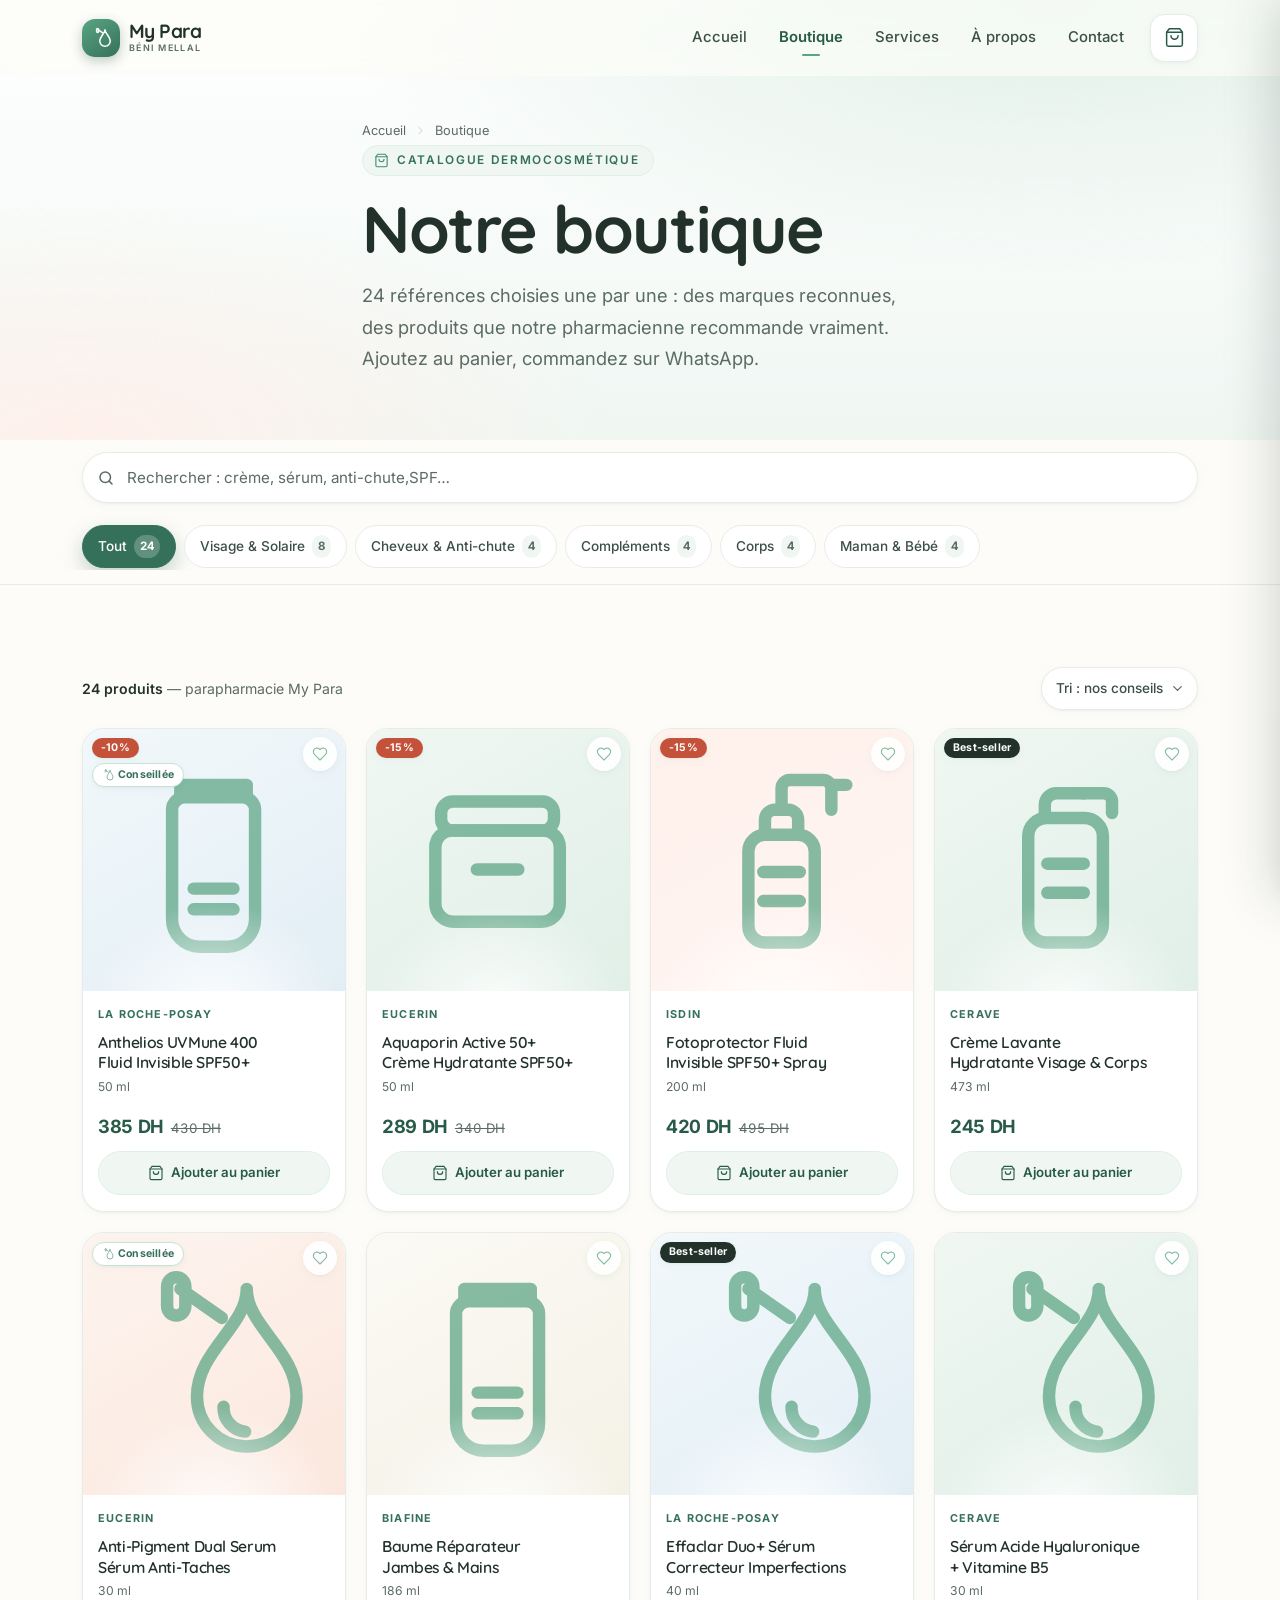
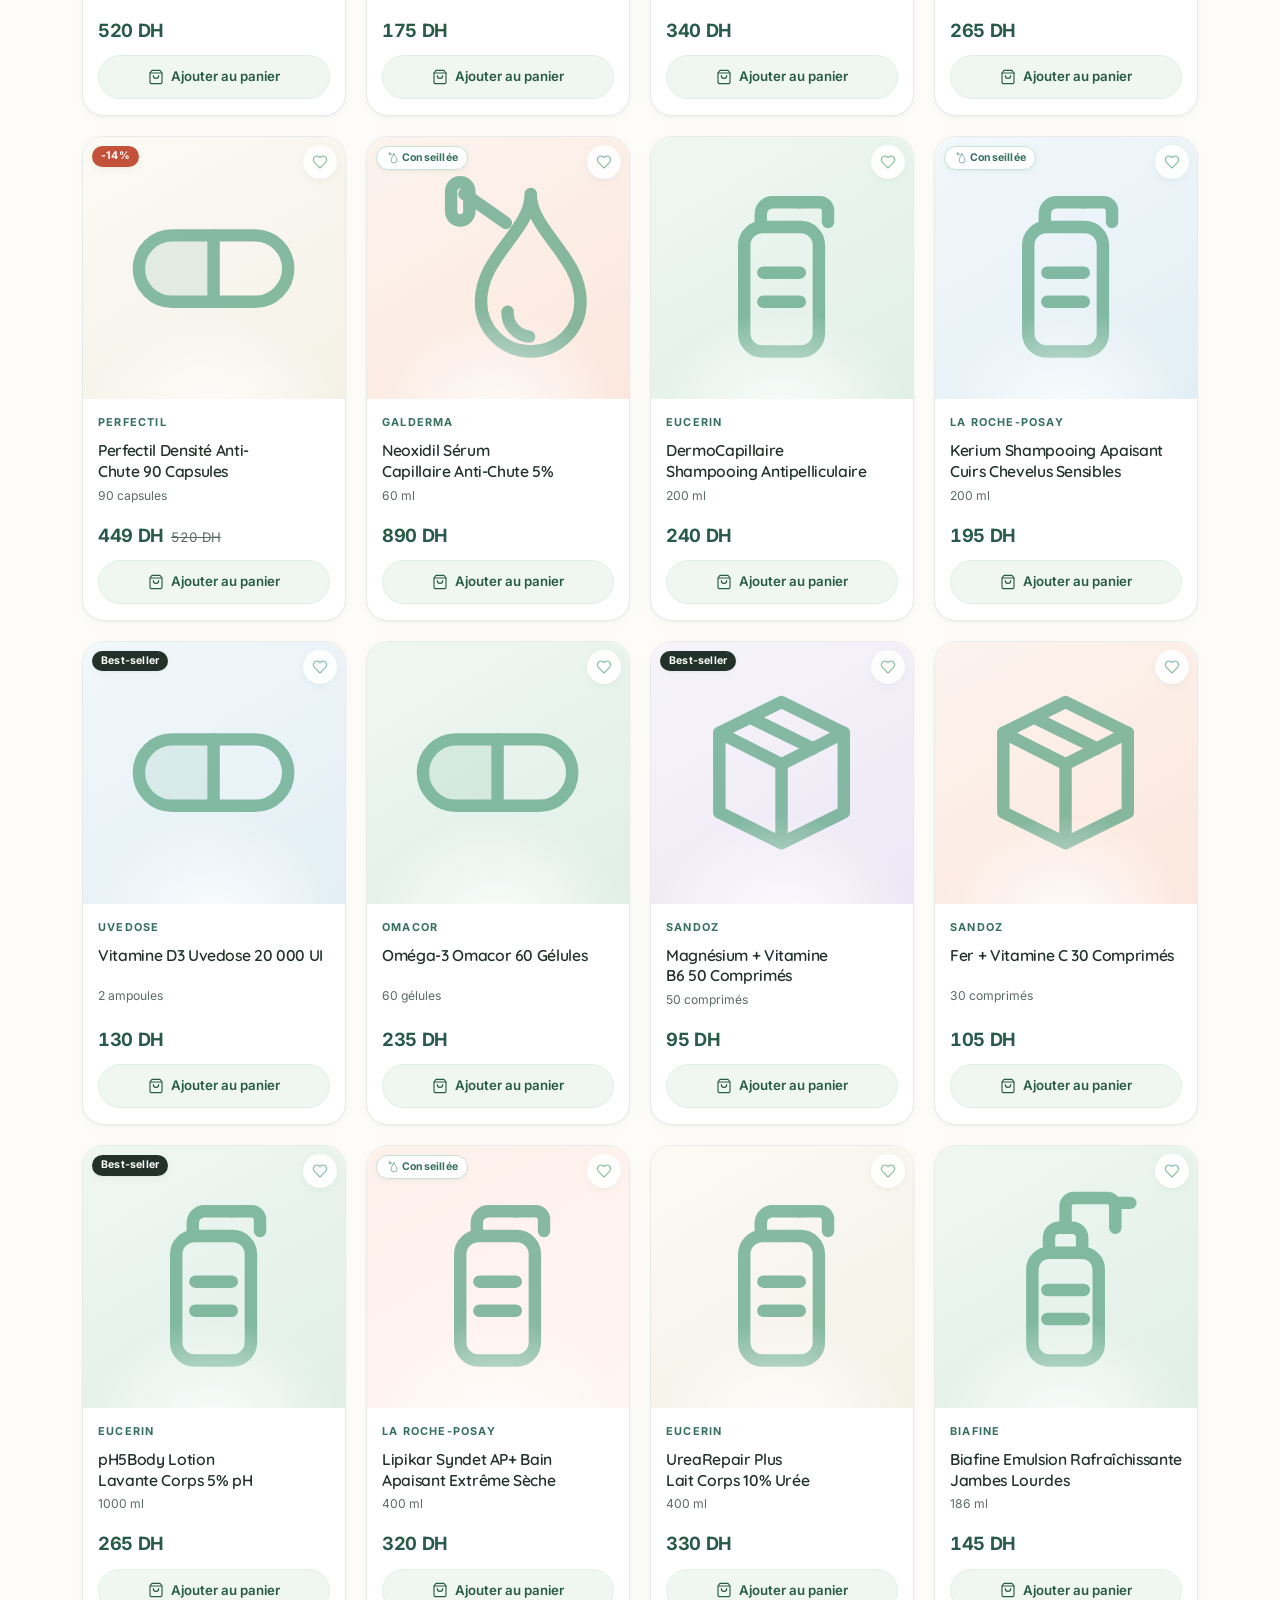
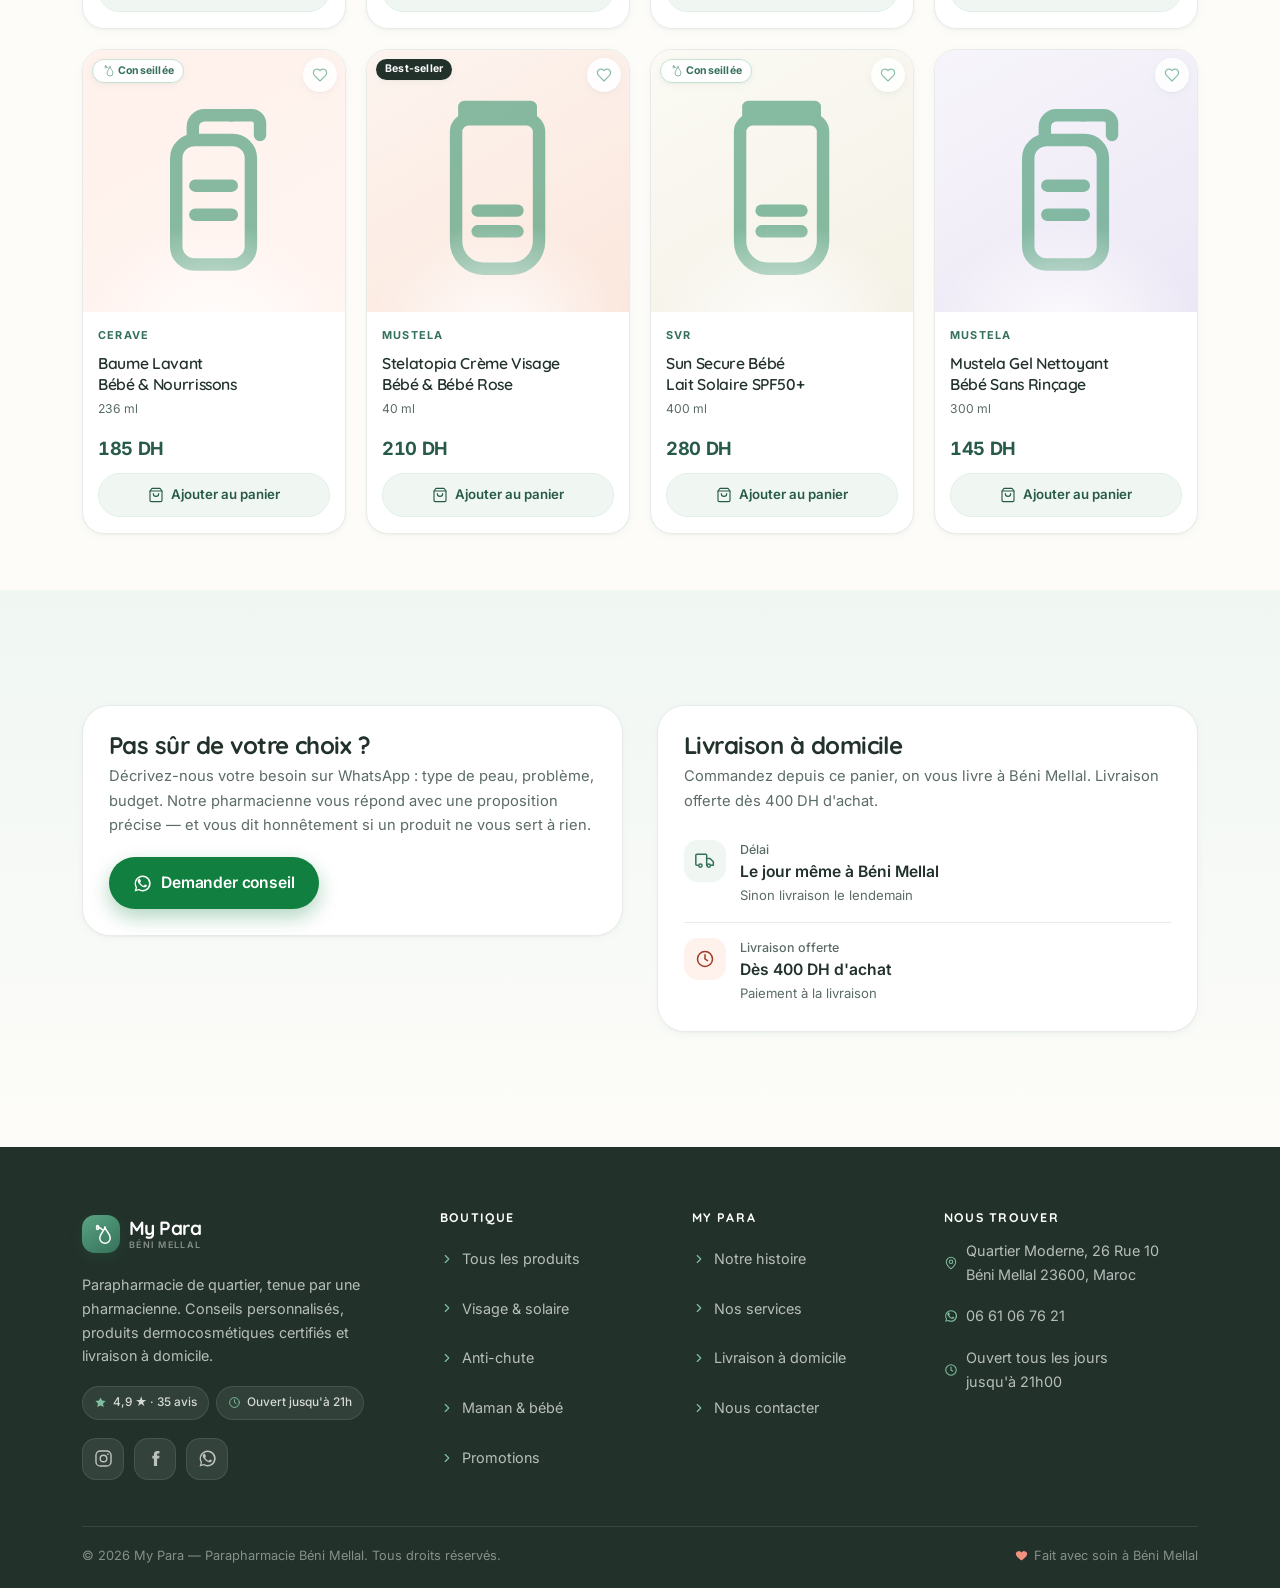
<file: shop.html>
<!DOCTYPE html>
<html lang="fr">
<head>
<meta charset="utf-8">
<meta name="viewport" content="width=device-width, initial-scale=1, viewport-fit=cover">
<title>Boutique — Parapharmacie My Para, Béni Mellal</title>
<meta name="description" content="Tous les produits dermocosmétiques de My Para : soins visage & solaire, cheveux & anti-chute, compléments, soins corps, maman & bébé. Prix de parapharmacie, conseil de pharmacienne, livraison à domicile.">
<meta name="theme-color" content="#5aa483">
<link rel="preconnect" href="https://fonts.googleapis.com">
<link rel="preconnect" href="https://fonts.gstatic.com" crossorigin>
<link href="https://fonts.googleapis.com/css2?family=Quicksand:wght@500;600;700&family=Inter:wght@400;500;600;700&display=swap" rel="stylesheet">
<link rel="stylesheet" href="style.css">
<link rel="icon" href="data:image/svg+xml,%3Csvg xmlns='http://www.w3.org/2000/svg' viewBox='0 0 100 100'%3E%3Crect width='100' height='100' rx='28' fill='%235aa483'/%3E%3Cpath d='M52 26c0 12-16 20-16 34a16 16 0 0 0 32 0c0-14-16-22-16-34Z' fill='none' stroke='%23fff' stroke-width='7' stroke-linejoin='round'/%3E%3C/svg%3E">
</head>
<body data-page="shop">

<!-- ============================== NAVBAR ============================== -->
<header class="nav">
  <div class="nav__inner">
    <a class="logo" href="index.html" aria-label="My Para, accueil">
      <span class="logo__mark">
        <svg viewBox="0 0 24 24" fill="none" stroke="currentColor" stroke-width="1.7" stroke-linecap="round" stroke-linejoin="round"><path d="M16 3c0 4.5-6 7.5-6 13a6 6 0 0 0 12 0c0-5.5-6-8.5-6-13Z"/><path d="M13 6.5 8 3"/><rect x="6.4" y="1.6" width="2.2" height="4.6" rx="1.1"/></svg>
      </span>
      <span class="logo__txt">
        <span class="logo__name">My Para</span>
        <span class="logo__sub">Béni Mellal</span>
      </span>
    </a>

    <nav class="nav__links" aria-label="Navigation principale">
      <a class="nav__link" href="index.html">Accueil</a>
      <a class="nav__link is-active" href="shop.html">Boutique</a>
      <a class="nav__link" href="services.html">Services</a>
      <a class="nav__link" href="about.html">À propos</a>
      <a class="nav__link" href="contact.html">Contact</a>
    </nav>

    <button class="icon-btn" id="burger" type="button" aria-label="Ouvrir le menu" aria-expanded="false">
      <svg class="i-menu" viewBox="0 0 24 24" fill="none" stroke="currentColor" stroke-width="2" stroke-linecap="round"><path d="M4 7h16M4 12h16M4 17h16"/></svg>
      <svg class="i-close" viewBox="0 0 24 24" fill="none" stroke="currentColor" stroke-width="2" stroke-linecap="round"><path d="M18 6 6 18M6 6l12 12"/></svg>
    </button>

    <button class="icon-btn" type="button" data-cart-btn aria-label="Ouvrir le panier">
      <svg viewBox="0 0 24 24" fill="none" stroke="currentColor" stroke-width="1.7" stroke-linecap="round" stroke-linejoin="round"><path d="M6 2 3 6v14a2 2 0 0 0 2 2h14a2 2 0 0 0 2-2V6l-3-4Z"/><path d="M3 6h18"/><path d="M16 10a4 4 0 0 1-8 0"/></svg>
      <span class="cart-badge">0</span>
    </button>
  </div>
</header>

<!-- ============================== MENU MOBILE ============================== -->
<div class="nav-menu" id="navMenu">
  <ul class="nav-menu__list">
    <li class="nav-menu__item" style="--i:0"><a href="index.html" style="color:inherit">Accueil</a><svg viewBox="0 0 24 24" fill="none" stroke="currentColor" stroke-width="1.8" stroke-linecap="round" stroke-linejoin="round"><path d="M5 12h14M13 6l6 6-6 6"/></svg></li>
    <li class="nav-menu__item" style="--i:1"><a class="is-active" href="shop.html" style="color:inherit">Boutique</a><svg viewBox="0 0 24 24" fill="none" stroke="currentColor" stroke-width="1.8" stroke-linecap="round" stroke-linejoin="round"><path d="M5 12h14M13 6l6 6-6 6"/></svg></li>
    <li class="nav-menu__item" style="--i:2"><a href="services.html" style="color:inherit">Services</a><svg viewBox="0 0 24 24" fill="none" stroke="currentColor" stroke-width="1.8" stroke-linecap="round" stroke-linejoin="round"><path d="M5 12h14M13 6l6 6-6 6"/></svg></li>
    <li class="nav-menu__item" style="--i:3"><a href="about.html" style="color:inherit">À propos</a><svg viewBox="0 0 24 24" fill="none" stroke="currentColor" stroke-width="1.8" stroke-linecap="round" stroke-linejoin="round"><path d="M5 12h14M13 6l6 6-6 6"/></svg></li>
    <li class="nav-menu__item" style="--i:4"><a href="contact.html" style="color:inherit">Contact</a><svg viewBox="0 0 24 24" fill="none" stroke="currentColor" stroke-width="1.8" stroke-linecap="round" stroke-linejoin="round"><path d="M5 12h14M13 6l6 6-6 6"/></svg></li>
  </ul>
  <div class="nav-menu__foot">
    <a class="btn btn--wa btn--block" href="https://wa.me/212661067621?text=Bonjour%20My%20Para%2C%20je%20souhaite%20poser%20une%20question." target="_blank" rel="noopener">
      <svg viewBox="0 0 24 24" fill="currentColor"><path d="M17.5 14.4c-.3-.2-1.7-.9-2-1s-.5-.1-.7.1-.8 1-1 1.2-.4.2-.7 0a8 8 0 0 1-2.4-1.5 9 9 0 0 1-1.6-2.1c-.2-.3 0-.5.1-.6l.5-.6.3-.5v-.5l-1-2.3c-.2-.6-.5-.5-.7-.5h-.6a1.1 1.1 0 0 0-.8.4 3.2 3.2 0 0 0-1 2.4 5.5 5.5 0 0 0 1.2 2.9 12.7 12.7 0 0 0 4.8 4.3c.7.3 1.2.5 1.6.6a4 4 0 0 0 1.8.1 2.9 2.9 0 0 0 1.9-1.3 2.4 2.4 0 0 0 .2-1.3c-.1-.1-.3-.2-.6-.3Z"/><path d="M12 2a10 10 0 0 0-8.6 15L2 22l5.2-1.4A10 10 0 1 0 12 2Zm0 18.2a8.2 8.2 0 0 1-4.2-1.2l-.3-.2-3.1.8.8-3-.2-.3A8.2 8.2 0 1 1 12 20.2Z"/></svg>
      Demander conseil
    </a>
    <p class="nav-menu__meta"><strong>Quartier Moderne</strong> — 26 Rue 10, Béni Mellal 23600</p>
    <p class="nav-menu__meta">Ouvert tous les jours · <strong>jusqu'à 21h00</strong></p>
  </div>
</div>

<main>

<!-- ============================== EN-TÊTE ============================== -->
<section class="phero">
  <div class="container phero__inner">
    <nav class="crumbs" aria-label="Fil d'Ariane">
      <a href="index.html">Accueil</a>
      <svg viewBox="0 0 24 24" fill="none" stroke="currentColor" stroke-width="2.2" stroke-linecap="round" stroke-linejoin="round"><path d="m9 6 6 6-6 6"/></svg>
      <span>Boutique</span>
    </nav>
    <span class="eyebrow">
      <svg viewBox="0 0 24 24" fill="none" stroke="currentColor" stroke-width="1.8" stroke-linecap="round" stroke-linejoin="round"><path d="M6 2 3 6v14a2 2 0 0 0 2 2h14a2 2 0 0 0 2-2V6l-3-4Z"/><path d="M3 6h18"/><path d="M16 10a4 4 0 0 1-8 0"/></svg>
      Catalogue dermocosmétique
    </span>
    <h1>Notre boutique</h1>
    <p class="t-lead"><span data-count-label>24</span> références choisies une par une : des marques reconnues, des produits que notre pharmacienne recommande vraiment. Ajoutez au panier, commandez sur WhatsApp.</p>
  </div>
</section>

<!-- ============================== OUTILS ============================== -->
<div class="tools">
  <div class="container">
    <div class="search">
      <svg viewBox="0 0 24 24" fill="none" stroke="currentColor" stroke-width="2" stroke-linecap="round" stroke-linejoin="round"><circle cx="11" cy="11" r="7"/><path d="m20 20-3.5-3.5"/></svg>
      <label class="sr-only" for="q">Rechercher un produit</label>
      <input id="q" type="search" placeholder="Rechercher : crème, sérum, anti-chute,SPF…" autocomplete="off" data-search>
      <button class="search__clear" type="button" data-search-clear aria-label="Effacer la recherche">
        <svg viewBox="0 0 24 24" fill="none" stroke="currentColor" stroke-width="2.4" stroke-linecap="round"><path d="M18 6 6 18M6 6l12 12"/></svg>
      </button>
    </div>

    <div class="chips" role="tablist" aria-label="Filtrer par catégorie">
      <button class="chip is-on" type="button" data-chip="all">Tout <span class="c">0</span></button>
      <button class="chip" type="button" data-chip="visage">Visage &amp; Solaire <span class="c">0</span></button>
      <button class="chip" type="button" data-chip="cheveux">Cheveux &amp; Anti-chute <span class="c">0</span></button>
      <button class="chip" type="button" data-chip="complements">Compléments <span class="c">0</span></button>
      <button class="chip" type="button" data-chip="corps">Corps <span class="c">0</span></button>
      <button class="chip" type="button" data-chip="bebe">Maman &amp; Bébé <span class="c">0</span></button>
    </div>
  </div>
</div>

<section class="section" style="padding-block:clamp(30px,5vw,56px)">
  <div class="container">
    <div class="result-bar">
      <span><b data-shop-count>Chargement…</b> — parapharmacie My Para</span>
      <span class="select">
        <label class="sr-only" for="sort">Trier les produits</label>
        <select id="sort" data-sort>
          <option value="featured">Tri : nos conseils</option>
          <option value="asc">Prix croissant</option>
          <option value="desc">Prix décroissant</option>
          <option value="az">Nom (A → Z)</option>
        </select>
        <svg viewBox="0 0 24 24" fill="none" stroke="currentColor" stroke-width="2" stroke-linecap="round" stroke-linejoin="round"><path d="m6 9 6 6 6-6"/></svg>
      </span>
    </div>

    <div class="products" id="shopGrid" data-shop-grid></div>

    <div class="empty-state" data-shop-empty style="display:none">
      <div class="ic">
        <svg viewBox="0 0 24 24" fill="none" stroke="currentColor" stroke-width="1.5" stroke-linecap="round" stroke-linejoin="round"><circle cx="11" cy="11" r="7"/><path d="m20 20-3.5-3.5"/></svg>
      </div>
      <h3>Aucun produit trouvé</h3>
      <p>Essayez un autre mot-clé, ou appelez-nous : on trouvera sûrement le produit qu'il vous faut.</p>
      <a class="btn btn--wa" href="https://wa.me/212661067621?text=Bonjour%20My%20Para%2C%20je%20cherche%20un%20produit%20que%20je%20ne%20trouve%20pas%20sur%20le%20site." target="_blank" rel="noopener">Demander sur WhatsApp</a>
    </div>
  </div>
</section>

<!-- ============================== CONFiance ============================== -->
<section class="section section--mint">
  <div class="container">
    <div class="cols2">
      <div class="panel" data-reveal>
        <h3>Pas sûr de votre choix ?</h3>
        <p>Décrivez-nous votre besoin sur WhatsApp : type de peau, problème, budget. Notre pharmacienne vous répond avec une proposition précise — et vous dit honnêtement si un produit ne vous sert à rien.</p>
        <div class="btn-row" style="margin-top:20px">
          <a class="btn btn--wa" href="https://wa.me/212661067621?text=Bonjour%20My%20Para%2C%20je%20souhaite%20un%20conseil%20pour%20choisir%20un%20produit." target="_blank" rel="noopener">
            <svg viewBox="0 0 24 24" fill="currentColor"><path d="M17.5 14.4c-.3-.2-1.7-.9-2-1s-.5-.1-.7.1-.8 1-1 1.2-.4.2-.7 0a8 8 0 0 1-2.4-1.5 9 9 0 0 1-1.6-2.1c-.2-.3 0-.5.1-.6l.5-.6.3-.5v-.5l-1-2.3c-.2-.6-.5-.5-.7-.5h-.6a1.1 1.1 0 0 0-.8.4 3.2 3.2 0 0 0-1 2.4 5.5 5.5 0 0 0 1.2 2.9 12.7 12.7 0 0 0 4.8 4.3c.7.3 1.2.5 1.6.6a4 4 0 0 0 1.8.1 2.9 2.9 0 0 0 1.9-1.3 2.4 2.4 0 0 0 .2-1.3c-.1-.1-.3-.2-.6-.3Z"/><path d="M12 2a10 10 0 0 0-8.6 15L2 22l5.2-1.4A10 10 0 1 0 12 2Zm0 18.2a8.2 8.2 0 0 1-4.2-1.2l-.3-.2-3.1.8.8-3-.2-.3A8.2 8.2 0 1 1 12 20.2Z"/></svg>
            Demander conseil
          </a>
        </div>
      </div>
      <div class="panel" data-reveal style="--d:90ms">
        <h3>Livraison à domicile</h3>
        <p>Commandez depuis ce panier, on vous livre à Béni Mellal. Livraison offerte dès 400 DH d'achat.</p>
        <div class="info-row" style="margin-top:12px">
          <span class="ic"><svg viewBox="0 0 24 24" fill="none" stroke="currentColor" stroke-width="1.8" stroke-linecap="round" stroke-linejoin="round"><path d="M14 17V5a1 1 0 0 0-1-1H2a1 1 0 0 0-1 1v11a1 1 0 0 0 1 1h1"/><path d="M14 9h4l4 4v4h-3"/><circle cx="6.5" cy="17.5" r="2"/><circle cx="16.5" cy="17.5" r="2"/></svg></span>
          <div>
            <div class="t">Délai</div>
            <div class="v">Le jour même à Béni Mellal</div>
            <div class="s">Sinon livraison le lendemain</div>
          </div>
        </div>
        <div class="info-row">
          <span class="ic ic--coral"><svg viewBox="0 0 24 24" fill="none" stroke="currentColor" stroke-width="1.8" stroke-linecap="round" stroke-linejoin="round"><circle cx="12" cy="12" r="9"/><path d="M12 7v5l3 2"/></svg></span>
          <div>
            <div class="t">Livraison offerte</div>
            <div class="v">Dès 400 DH d'achat</div>
            <div class="s">Paiement à la livraison</div>
          </div>
        </div>
      </div>
    </div>
  </div>
</section>

</main>

<!-- ============================== FOOTER ============================== -->
<footer class="footer">
  <div class="container">
    <div class="footer__grid">
      <div class="footer__brand">
        <span class="logo">
          <span class="logo__mark"><svg viewBox="0 0 24 24" fill="none" stroke="currentColor" stroke-width="1.7" stroke-linecap="round" stroke-linejoin="round"><path d="M16 3c0 4.5-6 7.5-6 13a6 6 0 0 0 12 0c0-5.5-6-8.5-6-13Z"/><path d="M13 6.5 8 3"/><rect x="6.4" y="1.6" width="2.2" height="4.6" rx="1.1"/></svg></span>
          <span class="logo__txt"><span class="logo__name">My Para</span><span class="logo__sub">Béni Mellal</span></span>
        </span>
        <p>Parapharmacie de quartier, tenue par une pharmacienne. Conseils personnalisés, produits dermocosmétiques certifiés et livraison à domicile.</p>
        <div class="footer__badges">
          <span class="footer__badge"><svg viewBox="0 0 24 24" fill="currentColor"><path d="m12 2.6 2.9 5.9 6.5.9-4.7 4.6 1.1 6.5-5.8-3-5.8 3 1.1-6.5L2.6 9.4l6.5-.9Z"/></svg> 4,9 ★ · 35 avis</span>
          <span class="footer__badge"><svg viewBox="0 0 24 24" fill="none" stroke="currentColor" stroke-width="1.8" stroke-linecap="round" stroke-linejoin="round"><circle cx="12" cy="12" r="9"/><path d="M12 7v5l3 2"/></svg> Ouvert jusqu'à 21h</span>
        </div>
        <div class="socials">
          <a class="soc" href="https://instagram.com/parapharmacie_benimellal" target="_blank" rel="noopener" aria-label="Instagram My Para">
            <svg viewBox="0 0 24 24" fill="none" stroke="currentColor" stroke-width="1.8" stroke-linecap="round" stroke-linejoin="round"><rect x="2.5" y="2.5" width="19" height="19" rx="5.5"/><circle cx="12" cy="12" r="4.2"/><circle cx="17.6" cy="6.4" r="1.1" fill="currentColor" stroke="none"/></svg>
          </a>
          <a class="soc" href="https://facebook.com/parapharmacie_benimellal" target="_blank" rel="noopener" aria-label="Facebook My Para">
            <svg viewBox="0 0 24 24" fill="currentColor"><path d="M14 8.5V7c0-.9.5-1.2 1.2-1.2H17V2.5h-2.6C11.2 2.5 10 4.4 10 6.8v1.7H8V12h2v9.5h4V12h2.6l.5-3.5Z"/></svg>
          </a>
          <a class="soc soc--wa" href="https://wa.me/212661067621" target="_blank" rel="noopener" aria-label="WhatsApp My Para">
            <svg viewBox="0 0 24 24" fill="currentColor"><path d="M17.5 14.4c-.3-.2-1.7-.9-2-1s-.5-.1-.7.1-.8 1-1 1.2-.4.2-.7 0a8 8 0 0 1-2.4-1.5 9 9 0 0 1-1.6-2.1c-.2-.3 0-.5.1-.6l.5-.6.3-.5v-.5l-1-2.3c-.2-.6-.5-.5-.7-.5h-.6a1.1 1.1 0 0 0-.8.4 3.2 3.2 0 0 0-1 2.4 5.5 5.5 0 0 0 1.2 2.9 12.7 12.7 0 0 0 4.8 4.3c.7.3 1.2.5 1.6.6a4 4 0 0 0 1.8.1 2.9 2.9 0 0 0 1.9-1.3 2.4 2.4 0 0 0 .2-1.3c-.1-.1-.3-.2-.6-.3Z"/><path d="M12 2a10 10 0 0 0-8.6 15L2 22l5.2-1.4A10 10 0 1 0 12 2Zm0 18.2a8.2 8.2 0 0 1-4.2-1.2l-.3-.2-3.1.8.8-3-.2-.3A8.2 8.2 0 1 1 12 20.2Z"/></svg>
          </a>
        </div>
      </div>

      <nav aria-label="Boutique">
        <h4>Boutique</h4>
        <ul class="footer__links">
          <li><svg viewBox="0 0 24 24" fill="none" stroke="currentColor" stroke-width="2" stroke-linecap="round" stroke-linejoin="round"><path d="m9 6 6 6-6 6"/></svg><a href="shop.html">Tous les produits</a></li>
          <li><svg viewBox="0 0 24 24" fill="none" stroke="currentColor" stroke-width="2" stroke-linecap="round" stroke-linejoin="round"><path d="m9 6 6 6-6 6"/></svg><a href="shop.html">Visage &amp; solaire</a></li>
          <li><svg viewBox="0 0 24 24" fill="none" stroke="currentColor" stroke-width="2" stroke-linecap="round" stroke-linejoin="round"><path d="m9 6 6 6-6 6"/></svg><a href="shop.html">Anti-chute</a></li>
          <li><svg viewBox="0 0 24 24" fill="none" stroke="currentColor" stroke-width="2" stroke-linecap="round" stroke-linejoin="round"><path d="m9 6 6 6-6 6"/></svg><a href="shop.html">Maman &amp; bébé</a></li>
          <li><svg viewBox="0 0 24 24" fill="none" stroke="currentColor" stroke-width="2" stroke-linecap="round" stroke-linejoin="round"><path d="m9 6 6 6-6 6"/></svg><a href="shop.html">Promotions</a></li>
        </ul>
      </nav>

      <nav aria-label="La parapharmacie">
        <h4>My Para</h4>
        <ul class="footer__links">
          <li><svg viewBox="0 0 24 24" fill="none" stroke="currentColor" stroke-width="2" stroke-linecap="round" stroke-linejoin="round"><path d="m9 6 6 6-6 6"/></svg><a href="about.html">Notre histoire</a></li>
          <li><svg viewBox="0 0 24 24" fill="none" stroke="currentColor" stroke-width="2" stroke-linecap="round" stroke-linejoin="round"><path d="m9 6 6 6-6 6"/></svg><a href="services.html">Nos services</a></li>
          <li><svg viewBox="0 0 24 24" fill="none" stroke="currentColor" stroke-width="2" stroke-linecap="round" stroke-linejoin="round"><path d="m9 6 6 6-6 6"/></svg><a href="services.html#livraison">Livraison à domicile</a></li>
          <li><svg viewBox="0 0 24 24" fill="none" stroke="currentColor" stroke-width="2" stroke-linecap="round" stroke-linejoin="round"><path d="m9 6 6 6-6 6"/></svg><a href="contact.html">Nous contacter</a></li>
        </ul>
      </nav>

      <div>
        <h4>Nous trouver</h4>
        <ul class="footer__links">
          <li><svg viewBox="0 0 24 24" fill="none" stroke="currentColor" stroke-width="1.8" stroke-linecap="round" stroke-linejoin="round"><path d="M20 10c0 6-8 12-8 12s-8-6-8-12a8 8 0 0 1 16 0Z"/><circle cx="12" cy="10" r="3"/></svg><span>Quartier Moderne, 26 Rue 10<br>Béni Mellal 23600, Maroc</span></li>
          <li><svg viewBox="0 0 24 24" fill="currentColor"><path d="M17.5 14.4c-.3-.2-1.7-.9-2-1s-.5-.1-.7.1-.8 1-1 1.2-.4.2-.7 0a8 8 0 0 1-2.4-1.5 9 9 0 0 1-1.6-2.1c-.2-.3 0-.5.1-.6l.5-.6.3-.5v-.5l-1-2.3c-.2-.6-.5-.5-.7-.5h-.6a1.1 1.1 0 0 0-.8.4 3.2 3.2 0 0 0-1 2.4 5.5 5.5 0 0 0 1.2 2.9 12.7 12.7 0 0 0 4.8 4.3c.7.3 1.2.5 1.6.6a4 4 0 0 0 1.8.1 2.9 2.9 0 0 0 1.9-1.3 2.4 2.4 0 0 0 .2-1.3c-.1-.1-.3-.2-.6-.3Z"/><path d="M12 2a10 10 0 0 0-8.6 15L2 22l5.2-1.4A10 10 0 1 0 12 2Zm0 18.2a8.2 8.2 0 0 1-4.2-1.2l-.3-.2-3.1.8.8-3-.2-.3A8.2 8.2 0 1 1 12 20.2Z"/></svg><a href="https://wa.me/212661067621" target="_blank" rel="noopener">06 61 06 76 21</a></li>
          <li><svg viewBox="0 0 24 24" fill="none" stroke="currentColor" stroke-width="1.8" stroke-linecap="round" stroke-linejoin="round"><circle cx="12" cy="12" r="9"/><path d="M12 7v5l3 2"/></svg><span>Ouvert tous les jours<br>jusqu'à 21h00</span></li>
        </ul>
      </div>
    </div>

    <div class="footer__bot">
      <span>© <span data-year>2026</span> My Para — Parapharmacie Béni Mellal. Tous droits réservés.</span>
      <span class="made"><svg viewBox="0 0 24 24" fill="currentColor"><path d="M12 21s-7.5-4.6-9.5-9A5.4 5.4 0 0 1 12 6.5 5.4 5.4 0 0 1 21.5 12c-2 4.4-9.5 9-9.5 9Z"/></svg> Fait avec soin à Béni Mellal</span>
    </div>
  </div>
</footer>

<!-- ============================== BARRE MOBILE ============================== -->
<div class="mobile-bar">
  <a class="btn btn--wa" href="https://wa.me/212661067621?text=Bonjour%20My%20Para%2C%20je%20souhaite%20commander." target="_blank" rel="noopener">
    <svg viewBox="0 0 24 24" fill="currentColor"><path d="M17.5 14.4c-.3-.2-1.7-.9-2-1s-.5-.1-.7.1-.8 1-1 1.2-.4.2-.7 0a8 8 0 0 1-2.4-1.5 9 9 0 0 1-1.6-2.1c-.2-.3 0-.5.1-.6l.5-.6.3-.5v-.5l-1-2.3c-.2-.6-.5-.5-.7-.5h-.6a1.1 1.1 0 0 0-.8.4 3.2 3.2 0 0 0-1 2.4 5.5 5.5 0 0 0 1.2 2.9 12.7 12.7 0 0 0 4.8 4.3c.7.3 1.2.5 1.6.6a4 4 0 0 0 1.8.1 2.9 2.9 0 0 0 1.9-1.3 2.4 2.4 0 0 0 .2-1.3c-.1-.1-.3-.2-.6-.3Z"/><path d="M12 2a10 10 0 0 0-8.6 15L2 22l5.2-1.4A10 10 0 1 0 12 2Zm0 18.2a8.2 8.2 0 0 1-4.2-1.2l-.3-.2-3.1.8.8-3-.2-.3A8.2 8.2 0 1 1 12 20.2Z"/></svg>
    <span class="lbl">Commander</span>
  </a>
  <button class="btn btn--mint mb-cart" type="button" data-cart-btn>
    <svg viewBox="0 0 24 24" fill="none" stroke="currentColor" stroke-width="1.8" stroke-linecap="round" stroke-linejoin="round"><path d="M6 2 3 6v14a2 2 0 0 0 2 2h14a2 2 0 0 0 2-2V6l-3-4Z"/><path d="M3 6h18"/><path d="M16 10a4 4 0 0 1-8 0"/></svg>
    <span class="lbl">Panier</span>
    <span class="cart-badge">0</span>
  </button>
</div>

<!-- ============================== PANIER ============================== -->
<div class="cart-overlay" data-cart-overlay></div>
<aside class="cart" data-cart aria-hidden="true" aria-label="Votre panier">
  <span class="cart__grab" aria-hidden="true"><i></i></span>
  <div class="cart__head">
    <h2>Mon panier</h2>
    <span class="cnt" data-cart-count>Panier vide</span>
    <button class="icon-btn cart__close" type="button" data-cart-close aria-label="Fermer le panier">
      <svg viewBox="0 0 24 24" fill="none" stroke="currentColor" stroke-width="2" stroke-linecap="round"><path d="M18 6 6 18M6 6l12 12"/></svg>
    </button>
  </div>
  <div class="cart__ship">
    <svg viewBox="0 0 24 24" fill="none" stroke="currentColor" stroke-width="1.8" stroke-linecap="round" stroke-linejoin="round"><path d="M14 17V5a1 1 0 0 0-1-1H2a1 1 0 0 0-1 1v11a1 1 0 0 0 1 1h1"/><path d="M14 9h4l4 4v4h-3"/><circle cx="6.5" cy="17.5" r="2"/><circle cx="16.5" cy="17.5" r="2"/></svg>
    <span data-ship-text></span>
    <span class="bar"><i data-ship-bar></i></span>
  </div>
  <div class="cart__body" data-cart-list></div>
  <div class="cart__foot">
    <div class="cart__sum">
      <span class="k">Total</span>
      <span class="v" data-cart-total>0<small>DH</small></span>
    </div>
    <div class="cart__save" data-cart-save></div>
    <button class="btn btn--wa btn--block btn--lg" type="button" data-cart-order>
      <svg viewBox="0 0 24 24" fill="currentColor"><path d="M17.5 14.4c-.3-.2-1.7-.9-2-1s-.5-.1-.7.1-.8 1-1 1.2-.4.2-.7 0a8 8 0 0 1-2.4-1.5 9 9 0 0 1-1.6-2.1c-.2-.3 0-.5.1-.6l.5-.6.3-.5v-.5l-1-2.3c-.2-.6-.5-.5-.7-.5h-.6a1.1 1.1 0 0 0-.8.4 3.2 3.2 0 0 0-1 2.4 5.5 5.5 0 0 0 1.2 2.9 12.7 12.7 0 0 0 4.8 4.3c.7.3 1.2.5 1.6.6a4 4 0 0 0 1.8.1 2.9 2.9 0 0 0 1.9-1.3 2.4 2.4 0 0 0 .2-1.3c-.1-.1-.3-.2-.6-.3Z"/><path d="M12 2a10 10 0 0 0-8.6 15L2 22l5.2-1.4A10 10 0 1 0 12 2Zm0 18.2a8.2 8.2 0 0 1-4.2-1.2l-.3-.2-3.1.8.8-3-.2-.3A8.2 8.2 0 1 1 12 20.2Z"/></svg>
      Commander via WhatsApp
    </button>
    <p class="cart__fine">Vous recevez le récapitulatif sur WhatsApp. Paiement à la livraison ou en magasin.</p>
  </div>
</aside>

<div class="toast-wrap" aria-live="polite"></div>

<script src="products.js"></script>
<script src="cart.js"></script>
<script src="script.js"></script>
<script>
  document.querySelectorAll("[data-year]").forEach(function (el) { el.textContent = new Date().getFullYear(); });
</script>
</body>
</html>
</file>
<file: style.css>
/* =====================================================================
   MY PARA — Parapharmacie My Para, Béni Mellal
   style.css  —  mobile-first design system
   =====================================================================

   ─────────────────────────────────────────────────────────────────────
   DESIGN PLAN  (written before any code, the source of truth below)
   ─────────────────────────────────────────────────────────────────────

   THE FEEL
   A calm neighbourhood dermo-pharmacy. Not a luxury boutique, not a
   tech-pharmacy. The reference image is a bright dermocosmetic shelf in
   a small pharmacy: pearl-white walls, soft clinical lighting, mint
   product boxes, and one person in a white coat who knows your skin.
   So: clinical MINIMALISM softened by warmth. Lots of air. Nothing
   shouting. The only saturated colour allowed is a warm coral, used
   exactly where a customer needs to act (add to cart / order).

   COLOUR PALETTE
   base    pearl  #FDFCF9   warm off-white, "pharmacy wall" — never pure
                          white, pure white reads clinical/cold.
   base    cream  #F5F4EF   section alternation band
   surface #FFFFFF cards
   primary sage-mint ramp, #F0F7F3 → #35715A
           mint-500 #5AA483 is the brand green: nav, buttons, icons.
           mint-700 #35715A is the "green that passes AA on white" —
           used for green TEXT, never mint-500 for text.
   accent  warm coral-blush ramp #FFF1EC → #D9614A
           coral-600 #C4513A = the ONE action colour: primary CTA,
           "Promo" badge, star emphasis, active filter pill.
   neutral ink #22322B (deep green-charcoal — softer + more caring
           than #000, and it sits harmoniously with the mint)
           muted #6E8177 for secondary copy, line #E8EBE7 hairlines.
   gold    #E4B363 reserved exclusively for rating stars. Nowhere else,
           so "4.9★" always reads as a rating, never as a brand colour.
   green   #25D366 WhatsApp — used only on the order CTA, the one place
           a platform's own colour is expected and trusted.

   WHY THIS PALETTE
   Mint = clinical care, hygiene, calm. Pearl = clean shelf. Coral-blush
   = the human, female, caring pharmacist in the room — warmth against
   the clinical mint. Three colours, each with a job, and never mixed
   arbitrarily. Every gradient on the site is mint→white or coral→white.

   TYPOGRAPHY PAIRING
   Display : "Quicksand" 600/700 — rounded humanist geometric; soft
             corners read "gentle pharmacist", but it holds its shape at
             700 so headings still feel confident, not childish.
   Body    : "Inter" 400/500 — neutral, high x-height, designed for
             screens; maximum legibility for prices, addresses, dosages.
   Numbers : Inter tabular-nums for prices and counters so digits don't
             jitter while animating.
   Scale is fluid with clamp() so nothing is oversized at 375px:
   h1 clamp(3.1rem, 15vw, 6.4rem) / h2 clamp(1.9rem, 6.2vw, 3.4rem) /
   h3 clamp(1.15rem, 3.6vw, 1.5rem) / body 1rem–1.06rem.

   LAYOUT RULES
   · One container: 1180px max, 20px gutters at 375px → 32px desktop.
   · Mobile-first. Every media query is min-width and only ever ADDS
     space/columns. Base CSS must survive 375px with zero overflow.
   · Section rhythm: clamp(64px, 9vw, 120px) vertical padding.
   · 8px base grid; product grid 2 cols @375 → 3 @768 → 4 @1080.

   RADII & SHADOW — the "shelf" signature
   Cards are soft-rounded (18/22/28/36px), never sharp. Shadows are
   tinted with the brand mint rather than neutral black, so a lifted
   card looks lit from a mint shelf, not dropped on grey concrete:
   0 1px 2px rgba(53,113,90,.04), 0 10px 30px rgba(53,113,90,.08).

   RECURRING MOTIFS
   1. The DROPPER — pipette outline icon. Marks anything "advised":
      the "Pharmacienne conseille" badge on product cards, section
      eyebrows, the advice list. It is the site's recurring signature.
   2. The LEAF — used only as slow-floating hero decoration, 6–8 pieces
      at 10–18% opacity, 14–22s loops, drifting up and swaying.
   3. The CAPSULE — pill shape, used as the shape language for the
      status pill ("Ouvert jusqu'à 21h"), brand badges, step numbers.
   4. "Pharmacienne conseille" — mint pill badge, dropper icon, used
      consistently on every card carrying that product.

   MOTION LANGUAGE — calm, never hype
   · Reveal on scroll: 24px rise + fade, 700ms, cubic-bezier(.22,1,.36,1),
     staggered 70ms per item. Slow enough to feel considered.
   · Hover (desktop only): card lifts 6px + shadow blooms + image
     scales 1.05 inside its overflow-hidden frame.
   · Mobile: :active scale(.97) tap feedback on every button/card.
   · Cart: icon bounce (1 keyframe, 520ms) + badge pulse, not a loop.
   · Counters ease-out cubic over 1.6s, tabular numerals so the price
     column never reflows.
   · Stars fill left-to-right, 90ms apart, once.
   · Hover effects are wrapped in @media (hover:hover) so a phone never
     gets a stuck hover state.
   · ALL motion respects prefers-reduced-motion: reduce → no transform,
     instant opacity, no particles, no marquee.

   HOMEPAGE IS THE SHOWPIECE
   Hero: full-height pearl→mint gradient, three blurred mint blobs
   drifting on 20s loops, 8 floating leaves/droppers, an "open until
   21:00" status pill with a breathing dot, "My Para" at 15vw with a
   hand-drawn mint brush stroke under "Para", a coral CTA, and a
   "shelf" of three floating product tiles (real catalogue items,
   not screenshots) that gently levitate. Trust ticker immediately
   under the fold. Then: category snap-carousel on mobile, brand
   marquee, pharmacist-advice split, featured products, "Pourquoi My
   Para" band, animated star reviews, footer.

   COMPONENT INVENTORY
   .nav (sticky, blurred pearl on scroll) · .nav-menu (slide-in sheet)
   .hero .ticker .cat .brands .advice .products .why .reviews .stats
   .card (product) .badge .btn (primary/ghost/whatsapp) .chip (filter)
   .cart-sheet .drawer .qty .toast .footer .mobile-bar (fixed CTA bar)
   ===================================================================== */


/* ---------------------------------------------------------------------
   1. TOKENS
   ------------------------------------------------------------------ */
:root {
  /* base */
  --pearl: #fdfcf9;
  --cream: #f5f4ef;
  --white: #ffffff;

  /* mint ramp */
  --mint-50: #f0f7f3;
  --mint-100: #e0efe7;
  --mint-200: #c6e3d4;
  --mint-300: #a6d3bc;
  --mint-400: #7fbea0;
  --mint-500: #5aa483;
  --mint-600: #468c6c;
  --mint-700: #35715a;
  --mint-800: #275a47;

  /* coral ramp */
  /* coral-400/500 are DECORATIVE only (blobs, underlines, dots): white text
     on them is below AA. Any coral that carries text or sits under white text
     uses coral-600 (#c4513a, 4.64:1) or deeper. */
  --coral-50: #fff1ec;
  --coral-100: #ffe0d7;
  --coral-200: #ffc9ba;
  --coral-400: #f2917f;
  --coral-500: #e87a64;
  --coral-600: #c4513a;   /* safe under white text: 4.64:1 */
  --coral-700: #a03a25;   /* safe as coral TEXT on white: 6.7:1 */
  --coral-800: #7f2c1c;

  /* neutrals */
  --ink: #22322b;
  --ink-2: #3c4f46;
  --muted: #5b6c64;   /* 5.5:1 on white — AA for body text */
  --line: #e8ebe7;
  --line-2: #dfe5e0;

  /* accents with one job each */
  --gold: #e4b363;
  --gold-deep: #c9913f;
  --wa: #25d366;        /* brand green — accents, icons, dots only */
  --wa-btn: #117f3f;     /* filled button: white on this is 5.08:1 (AA) */
  --wa-deep: #0f6b39;

  /* radii */
  --r-xs: 10px;
  --r-sm: 14px;
  --r-md: 18px;
  --r-lg: 22px;
  --r-xl: 28px;
  --r-2xl: 36px;
  --r-full: 999px;

  /* mint-tinted shadows */
  --sh-1: 0 1px 2px rgba(53, 113, 90, 0.04), 0 2px 8px rgba(53, 113, 90, 0.05);
  --sh-2: 0 2px 4px rgba(53, 113, 90, 0.05), 0 10px 26px rgba(53, 113, 90, 0.08);
  --sh-3: 0 4px 8px rgba(53, 113, 90, 0.06), 0 18px 44px rgba(53, 113, 90, 0.12);
  --sh-4: 0 8px 16px rgba(53, 113, 90, 0.08), 0 30px 70px rgba(53, 113, 90, 0.16);
  --sh-coral: 0 8px 20px rgba(160, 58, 37, 0.26);
  --sh-mint: 0 8px 20px rgba(39, 90, 71, 0.26);

  /* type */
  --font-display: "Quicksand", "Poppins", "Segoe UI", sans-serif;
  --font-body: "Inter", "Work Sans", system-ui, -apple-system, sans-serif;

  /* layout */
  --container: 1180px;
  --gutter: 20px;
  --section-y: clamp(64px, 9vw, 118px);
  --nav-h: 64px;
  --mobilebar-h: 68px;

  /* motion */
  --ease-out: cubic-bezier(0.22, 1, 0.36, 1);
  --ease-soft: cubic-bezier(0.4, 0, 0.2, 1);
  --t-fast: 0.18s;
  --t-mid: 0.32s;
  --t-slow: 0.7s;
}

/* ---------------------------------------------------------------------
   2. RESET & BASE
   ------------------------------------------------------------------ */
*,
*::before,
*::after { box-sizing: border-box; }

* { margin: 0; }

html {
  -webkit-text-size-adjust: 100%;
  scroll-behavior: smooth;
  scroll-padding-top: calc(var(--nav-h) + 12px);
  /* `clip` (not `hidden`) contains the off-canvas nav-menu and cart drawer
     without turning <html> into a scroll container, so `position: sticky`
     keeps working on the shop toolbar. */
  overflow-x: clip;
}

body {
  font-family: var(--font-body);
  font-size: 1rem;
  line-height: 1.65;
  color: var(--ink-2);
  background: var(--pearl);
  -webkit-font-smoothing: antialiased;
  -moz-osx-font-smoothing: grayscale;
  overflow-x: clip;
  /* room for the fixed mobile action bar */
  padding-bottom: calc(var(--mobilebar-h) + 12px);
  /* `backwards`, NOT `both`: a filling animation keeps its final keyframe value,
     and a lingering `transform` (even identity) turns <body> into the containing
     block for every position:fixed child — which silently unsticks .nav,
     .mobile-bar and .cart. */
  animation: pageIn 0.55s var(--ease-out) backwards;
}

body.is-locked { overflow: hidden; }

img, svg, video { display: block; max-width: 100%; }
img { height: auto; }

button, input, select, textarea {
  font: inherit;
  color: inherit;
}

button { background: none; border: 0; cursor: pointer; }

a { color: var(--mint-700); text-decoration: none; }

ul, ol { list-style: none; padding: 0; }

:focus-visible {
  outline: 2.5px solid var(--mint-600);
  outline-offset: 3px;
  border-radius: 4px;
}

::selection { background: var(--mint-200); color: var(--mint-800); }

/* headings ------------------------------------------------------- */
h1, h2, h3, h4 {
  font-family: var(--font-display);
  color: var(--ink);
  font-weight: 700;
  line-height: 1.1;
  letter-spacing: -0.022em;
  text-wrap: balance;
}

h1 { font-size: clamp(3.1rem, 15vw, 6.4rem); }
h2 { font-size: clamp(1.9rem, 6.2vw, 3.4rem); }
h3 { font-size: clamp(1.15rem, 3.6vw, 1.5rem); }
h4 { font-size: 1.05rem; font-weight: 600; }

p { text-wrap: pretty; }

.t-lead {
  font-size: clamp(1rem, 2.9vw, 1.15rem);
  color: var(--muted);
  line-height: 1.7;
}

.num { font-variant-numeric: tabular-nums; }

/* helpers -------------------------------------------------------- */
.sr-only {
  position: absolute;
  width: 1px; height: 1px;
  padding: 0; margin: -1px;
  overflow: hidden;
  clip: rect(0 0 0 0);
  white-space: nowrap;
  border: 0;
}

.container {
  width: 100%;
  max-width: var(--container);
  margin-inline: auto;
  padding-inline: var(--gutter);
}

.section { padding-block: var(--section-y); }
.section--tint { background: var(--cream); }
.section--mint { background: linear-gradient(180deg, var(--mint-50), var(--pearl)); }

/* section heading block ----------------------------------------- */
.sec-head { margin-bottom: clamp(28px, 5vw, 48px); }
.sec-head__top {
  display: flex;
  align-items: flex-end;
  justify-content: space-between;
  gap: 16px;
  flex-wrap: wrap;
}
.sec-head h2 { margin-top: 12px; }
.sec-head p { max-width: 54ch; margin-top: 14px; }

.eyebrow {
  display: inline-flex;
  align-items: center;
  gap: 8px;
  font-family: var(--font-body);
  font-size: 0.74rem;
  font-weight: 600;
  letter-spacing: 0.14em;
  text-transform: uppercase;
  color: var(--mint-700);
  background: var(--mint-50);
  border: 1px solid var(--mint-100);
  padding: 7px 14px 7px 11px;
  border-radius: var(--r-full);
  line-height: 1;
}
.eyebrow svg { width: 15px; height: 15px; flex: none; color: var(--mint-600); }
.eyebrow--coral {
  color: var(--coral-700);
  background: var(--coral-50);
  border-color: var(--coral-100);
}
.eyebrow--coral svg { color: var(--coral-600); }

.link-more {
  display: inline-flex;
  align-items: center;
  gap: 7px;
  font-weight: 600;
  font-size: 0.95rem;
  color: var(--mint-700);
  padding: 11px 2px;
  margin: -5px 0;
  white-space: nowrap;
}
.link-more svg { width: 17px; height: 17px; transition: transform var(--t-mid) var(--ease-out); }
.link-more:hover svg { transform: translateX(4px); }

/* ---------------------------------------------------------------------
   3. BUTTONS
   ------------------------------------------------------------------ */
.btn {
  --btn-bg: var(--coral-600);
  --btn-fg: #fff;
  display: inline-flex;
  align-items: center;
  justify-content: center;
  gap: 9px;
  min-height: 52px;               /* comfortable tap target */
  padding: 13px 24px;
  font-family: var(--font-body);
  font-size: 0.98rem;
  font-weight: 600;
  letter-spacing: -0.01em;
  line-height: 1;
  color: var(--btn-fg);
  background: var(--btn-bg);
  border-radius: var(--r-full);
  box-shadow: var(--sh-coral);
  transition: transform var(--t-fast) var(--ease-soft),
              box-shadow var(--t-mid) var(--ease-soft),
              background var(--t-mid) var(--ease-soft);
  text-align: center;
}
.btn svg { width: 19px; height: 19px; flex: none; }
.btn:active { transform: scale(0.965); }

.btn--mint {
  --btn-bg: var(--mint-700);          /* white on mint-600 is only 4.02:1 */
  box-shadow: var(--sh-mint);
}
.btn--ghost {
  --btn-bg: transparent;
  --btn-fg: var(--mint-800);
  border: 1.5px solid var(--mint-200);
  box-shadow: none;
}
.btn--white {
  --btn-bg: var(--white);
  --btn-fg: var(--mint-800);
  box-shadow: var(--sh-2);
}
.btn--wa {
  --btn-bg: var(--wa-btn);
  --btn-fg: #fff;
  box-shadow: 0 8px 20px rgba(17, 127, 63, 0.32);
}
.btn--block { width: 100%; }
.btn--sm { min-height: 44px; padding: 11px 18px; font-size: 0.9rem; }
.btn--lg { min-height: 58px; padding: 16px 30px; font-size: 1.03rem; }

@media (hover: hover) {
  .btn:hover { transform: translateY(-2px); box-shadow: 0 12px 28px rgba(160, 58, 37, 0.32); }
  .btn--mint:hover { box-shadow: 0 12px 28px rgba(39, 90, 71, 0.32); }
  .btn--ghost:hover { background: var(--mint-50); border-color: var(--mint-300); box-shadow: none; }
  .btn--white:hover { box-shadow: var(--sh-3); }
  .btn--wa:hover { box-shadow: 0 12px 28px rgba(17, 127, 63, 0.44); }
}

.btn-row { display: flex; flex-wrap: wrap; gap: 12px; }

/* ---------------------------------------------------------------------
   4. NAVBAR
   ------------------------------------------------------------------ */
.nav {
  position: fixed;
  inset: 0 0 auto;
  z-index: 90;
  height: var(--nav-h);
  display: flex;
  align-items: center;
  background: rgba(253, 252, 249, 0.72);
  backdrop-filter: saturate(1.6) blur(14px);
  -webkit-backdrop-filter: saturate(1.6) blur(14px);
  border-bottom: 1px solid transparent;
  transition: border-color var(--t-mid) var(--ease-soft),
              background var(--t-mid) var(--ease-soft),
              box-shadow var(--t-mid) var(--ease-soft);
}
.nav.is-stuck {
  background: rgba(253, 252, 249, 0.92);
  border-bottom-color: var(--line);
  box-shadow: 0 4px 20px rgba(53, 113, 90, 0.06);
}

.nav__inner {
  display: flex;
  align-items: center;
  gap: 12px;
  width: 100%;
  max-width: var(--container);
  margin-inline: auto;
  padding-inline: var(--gutter);
}

/* logo ---------------------------------------------------------- */
.logo {
  display: inline-flex;
  align-items: center;
  gap: 9px;
  margin-right: auto;
  flex: none;
  padding-block: 4px;          /* 46px tap target inside the 64px bar */
}
.logo__mark {
  width: 38px; height: 38px;
  flex: none;
  display: grid;
  place-items: center;
  border-radius: 13px;
  background: linear-gradient(145deg, var(--mint-500), var(--mint-700));
  box-shadow: 0 4px 12px rgba(39, 90, 71, 0.3);
}
.logo__mark svg { width: 21px; height: 21px; color: #fff; }
.logo__txt { display: flex; flex-direction: column; line-height: 1; }
.logo__name {
  font-family: var(--font-display);
  font-weight: 700;
  font-size: 1.2rem;
  color: var(--ink);
  letter-spacing: -0.03em;
}
.logo__sub {
  font-size: 0.56rem;
  font-weight: 600;
  letter-spacing: 0.16em;
  text-transform: uppercase;
  color: var(--muted);
  margin-top: 3px;
}

/* desktop links (hidden on mobile) ------------------------------ */
.nav__links { display: none; gap: 4px; }
.nav__link {
  position: relative;
  padding: 9px 14px;
  border-radius: var(--r-full);
  font-size: 0.93rem;
  font-weight: 500;
  color: var(--ink-2);
  transition: color var(--t-fast), background var(--t-fast);
}
.nav__link::after {
  content: "";
  position: absolute;
  left: 50%; bottom: 3px;
  width: 0; height: 2px;
  border-radius: 2px;
  background: var(--mint-500);
  transform: translateX(-50%);
  transition: width var(--t-mid) var(--ease-out);
}
@media (hover: hover) {
  .nav__link:hover { color: var(--mint-700); background: var(--mint-50); }
  .nav__link:hover::after { width: 16px; }
}
.nav__link.is-active { color: var(--mint-800); font-weight: 600; }
.nav__link.is-active::after { width: 18px; }

/* icon buttons --------------------------------------------------- */
.icon-btn {
  position: relative;
  width: 46px; height: 46px;
  flex: none;
  display: grid;
  place-items: center;
  border-radius: 14px;
  color: var(--mint-800);
  background: var(--white);
  border: 1px solid var(--line);
  box-shadow: var(--sh-1);
  transition: transform var(--t-fast) var(--ease-soft),
              box-shadow var(--t-mid), background var(--t-mid);
}
.icon-btn svg { width: 21px; height: 21px; }
.icon-btn:active { transform: scale(0.92); }
@media (hover: hover) {
  .icon-btn:hover { background: var(--mint-50); border-color: var(--mint-200); box-shadow: var(--sh-2); }
}

#burger { display: grid; }

/* cart badge ---------------------------------------------------- */
#cartBtn { overflow: visible; }
.cart-badge {
  position: absolute;
  top: -5px; right: -5px;
  min-width: 21px; height: 21px;
  padding: 0 5px;
  display: grid;
  place-items: center;
  font-size: 0.68rem;
  font-weight: 700;
  line-height: 1;
  color: #fff;
  background: var(--coral-600);
  border: 2px solid var(--pearl);
  border-radius: var(--r-full);
  font-variant-numeric: tabular-nums;
  transform: scale(0);
  transition: transform 0.32s var(--ease-out);
}
.cart-badge.is-on { transform: scale(1); }
.cart-badge.is-pulse { animation: badgePulse 0.62s var(--ease-out); }

/* burger -> X --------------------------------------------------- */
#burger .i-close { display: none; }
body.menu-open #burger .i-close { display: block; }
body.menu-open #burger .i-menu { display: none; }

/* slide-in mobile menu ------------------------------------------ */
.nav-menu {
  position: fixed;
  inset: 0;
  z-index: 85;
  background: var(--pearl);
  padding: calc(var(--nav-h) + 20px) var(--gutter) 40px;
  display: flex;
  flex-direction: column;
  overflow-y: auto;
  visibility: hidden;
  opacity: 0;
  transform: translateX(100%);
  transition: transform 0.42s var(--ease-out), opacity 0.3s, visibility 0.42s;
}
body.menu-open .nav-menu {
  visibility: visible;
  opacity: 1;
  transform: translateX(0);
}
.nav-menu__list { display: flex; flex-direction: column; gap: 4px; }
.nav-menu__item {
  display: flex;
  align-items: center;
  justify-content: space-between;
  gap: 12px;
  padding: 17px 6px;
  font-family: var(--font-display);
  font-size: 1.45rem;
  font-weight: 600;
  color: var(--ink);
  border-bottom: 1px solid var(--line);
  opacity: 0;
  transform: translateX(24px);
}
body.menu-open .nav-menu__item {
  animation: menuItemIn 0.5s var(--ease-out) forwards;
  animation-delay: calc(0.06s * var(--i) + 0.1s);
}
.nav-menu__item.is-active { color: var(--mint-700); }
.nav-menu__item svg { width: 20px; height: 20px; color: var(--mint-300); }
.nav-menu__foot { margin-top: auto; padding-top: 30px; display: grid; gap: 12px; }
.nav-menu__meta { font-size: 0.9rem; color: var(--muted); }
.nav-menu__meta strong { color: var(--ink-2); font-weight: 600; }

@media (min-width: 900px) {
  :root { --gutter: 32px; --nav-h: 76px; }
  .nav__links { display: flex; }
  #burger { display: none; }
  .nav-menu { display: none; }
  .icon-btn { width: 48px; height: 48px; }
}

/* ---------------------------------------------------------------------
   5. HERO
   ------------------------------------------------------------------ */
.hero {
  position: relative;
  isolation: isolate;
  min-height: 100svh;
  display: flex;
  align-items: center;
  padding: calc(var(--nav-h) + 34px) 0 clamp(40px, 7vw, 80px);
  overflow: hidden;
  background:
    radial-gradient(120% 82% at 88% 4%, var(--mint-100) 0%, rgba(240, 247, 243, 0) 58%),
    radial-gradient(96% 70% at 4% 96%, var(--coral-50) 0%, rgba(255, 241, 236, 0) 60%),
    linear-gradient(178deg, var(--white) 0%, var(--pearl) 34%, var(--mint-50) 100%);
}

/* soft blurred drifting blobs */
.hero__blobs { position: absolute; inset: 0; z-index: -2; pointer-events: none; }
.blob {
  position: absolute;
  border-radius: 50%;
  filter: blur(58px);
  opacity: 0.62;
}
.blob--1 { width: 380px; height: 380px; top: -8%; right: -16%; background: var(--mint-200); animation: drift 22s var(--ease-soft) infinite alternate; }
.blob--2 { width: 300px; height: 300px; bottom: -12%; left: -14%; background: var(--coral-100); animation: drift 27s var(--ease-soft) infinite alternate-reverse; }
.blob--3 { width: 260px; height: 260px; top: 46%; left: 42%; background: var(--mint-100); animation: drift 19s var(--ease-soft) infinite alternate; }

/* floating leaves / droppers */
.hero__parts { position: absolute; inset: 0; z-index: -1; pointer-events: none; overflow: hidden; }
.part {
  position: absolute;
  color: var(--mint-500);
  opacity: 0;
  animation: floatUp linear infinite;
}
.part svg { width: 100%; height: 100%; }
.part--leaf { opacity: 0.16; }
.part--drop { opacity: 0.13; color: var(--coral-500); }
.part--dot { opacity: 0.2; }

.hero__inner { position: relative; width: 100%; }
.hero__grid { display: grid; gap: clamp(30px, 6vw, 40px); align-items: center; }

/* status pill --------------------------------------------------- */
.status {
  display: inline-flex;
  align-items: center;
  gap: 9px;
  padding: 8px 15px 8px 12px;
  background: rgba(255, 255, 255, 0.86);
  border: 1px solid var(--mint-100);
  border-radius: var(--r-full);
  box-shadow: var(--sh-1);
  font-size: 0.8rem;
  font-weight: 500;
  color: var(--ink-2);
  backdrop-filter: blur(8px);
  -webkit-backdrop-filter: blur(8px);
}
.status__dot {
  position: relative;
  width: 8px; height: 8px;
  flex: none;
  border-radius: 50%;
  background: var(--mint-500);
}
.status__dot::after {
  content: "";
  position: absolute;
  inset: -4px;
  border-radius: 50%;
  border: 1.5px solid var(--mint-400);
  animation: breathe 2.6s var(--ease-soft) infinite;
}
.status b { color: var(--mint-700); font-weight: 600; }

/* headline ------------------------------------------------------ */
.hero h1 { margin: 20px 0 0; }
.hero h1 .u {
  position: relative;
  display: inline-block;
  color: var(--mint-700);
}
.hero h1 .u::after {
  content: "";
  position: absolute;
  left: 2%; right: -2%;
  bottom: 0.02em;
  height: 0.11em;
  min-height: 6px;
  border-radius: var(--r-full);
  background: linear-gradient(90deg, var(--mint-200), var(--coral-200));
  transform: rotate(-1.4deg) scaleX(0);
  transform-origin: left;
  animation: strokeIn 0.9s 0.5s var(--ease-out) forwards;
}
.hero__tag {
  margin-top: 18px;
  max-width: 34ch;
  font-size: clamp(1.02rem, 3.4vw, 1.24rem);
  line-height: 1.62;
  color: var(--ink-2);
  font-weight: 400;
}
.hero__tag b { color: var(--mint-700); font-weight: 600; }
.hero__actions { margin-top: 26px; }
.hero__note {
  margin-top: 22px;
  display: flex;
  align-items: center;
  gap: 14px;
  flex-wrap: wrap;
  font-size: 0.86rem;
  color: var(--muted);
}
.hero__note-item { display: inline-flex; align-items: center; gap: 7px; }
.hero__note-item svg { width: 16px; height: 16px; color: var(--mint-600); }

/* the "shelf" of floating product tiles -------------------------- */
.shelf { position: relative; }
.shelf__glow {
  position: absolute;
  inset: 8% 4% 4%;
  background: radial-gradient(closest-side, var(--mint-200), transparent 72%);
  opacity: 0.7;
  z-index: -1;
}
.shelf__grid {
  position: relative;
  display: grid;
  grid-template-columns: repeat(3, 1fr);
  gap: 10px;
  align-items: end;
}
.shelf-tile {
  display: block;
  background: var(--white);
  border: 1px solid var(--line);
  border-radius: var(--r-lg);
  padding: 10px 9px 12px;
  box-shadow: var(--sh-3);
  text-align: center;
  animation: levitate 7s var(--ease-soft) infinite;
}
.shelf-tile:nth-child(1) { animation-delay: 0s; }
.shelf-tile:nth-child(2) { animation-delay: 1.2s; }
.shelf-tile:nth-child(3) { animation-delay: 2.4s; }
.shelf-tile--tall { animation-duration: 8.4s; }
.shelf-tile__img {
  aspect-ratio: 1 / 1.18;
  border-radius: 13px;
  background: linear-gradient(150deg, var(--mint-50), var(--mint-100));
  display: grid;
  place-items: center;
  padding: 8px;
  overflow: hidden;
}
.shelf-tile__img svg { width: 100%; height: 100%; color: var(--mint-500); opacity: 0.75; }
.shelf-tile__brand {
  margin-top: 9px;
  font-size: 0.58rem;
  font-weight: 600;
  letter-spacing: 0.1em;
  text-transform: uppercase;
  color: var(--muted);
  white-space: nowrap;
  overflow: hidden;
  text-overflow: ellipsis;
}
.shelf-tile__price {
  font-size: 0.92rem;
  font-weight: 700;
  color: var(--mint-800);
  font-variant-numeric: tabular-nums;
  margin-top: 2px;
}

/* hero scroll cue */
.hero__cue {
  display: none;
  position: absolute;
  left: 50%;
  bottom: 26px;
  transform: translateX(-50%);
  color: var(--mint-500);
  animation: cueBob 2.4s var(--ease-soft) infinite;
}
.hero__cue svg { width: 22px; height: 22px; }

@media (min-width: 900px) {
  .hero__grid { grid-template-columns: 1.08fr 0.92fr; gap: 48px; }
  .shelf__grid { gap: 16px; }
  .shelf-tile { padding: 14px 12px 16px; border-radius: var(--r-xl); }
  .shelf-tile__brand { font-size: 0.64rem; }
  .shelf-tile__price { font-size: 1.02rem; }
  .hero__cue { display: block; }
}

/* ---------------------------------------------------------------------
   6. TRUST TICKER
   ------------------------------------------------------------------ */
.ticker {
  position: relative;
  /* deep enough for 13.8px white text: mint-500 only gave 2.7:1 */
  background: linear-gradient(90deg, var(--mint-800) 0%, var(--mint-700) 55%, #3d7f66 100%);
  color: #fff;
  overflow: hidden;
  padding-block: 13px;
}
.ticker::before,
.ticker::after {
  content: "";
  position: absolute;
  top: 0; bottom: 0;
  width: 64px;
  z-index: 2;
  pointer-events: none;
}
.ticker::before { left: 0; background: linear-gradient(90deg, var(--mint-800), transparent); }
.ticker::after { right: 0; background: linear-gradient(270deg, #3d7f66, transparent); }
.ticker__track {
  display: flex;
  width: max-content;
  animation: marquee 34s linear infinite;
}
.ticker__group {
  display: flex;
  align-items: center;
  gap: 14px;
  padding-right: 14px;
  white-space: nowrap;
}
.ticker__item {
  display: inline-flex;
  align-items: center;
  gap: 9px;
  font-size: 0.86rem;
  font-weight: 500;
  letter-spacing: 0.005em;
}
.ticker__item svg { width: 16px; height: 16px; opacity: 0.9; flex: none; }
.ticker__sep { width: 5px; height: 5px; border-radius: 50%; background: rgba(255, 255, 255, 0.55); flex: none; }
.ticker__item b { font-weight: 700; }
.ticker:hover .ticker__track { animation-play-state: paused; }

/* ---------------------------------------------------------------------
   7. CATEGORY CARDS
   ------------------------------------------------------------------ */
.cat-track {
  display: grid;
  grid-auto-flow: column;
  grid-auto-columns: min(74%, 300px);
  gap: 14px;
  overflow-x: auto;
  scroll-snap-type: x mandatory;
  scrollbar-width: none;
  padding: 4px var(--gutter) 8px;
  margin-inline: calc(var(--gutter) * -1);
}
.cat-track::-webkit-scrollbar { display: none; }

.cat {
  position: relative;
  scroll-snap-align: start;
  display: flex;
  flex-direction: column;
  gap: 14px;
  min-height: 216px;
  padding: 20px;
  border-radius: var(--r-xl);
  background: var(--white);
  border: 1px solid var(--line);
  box-shadow: var(--sh-1);
  overflow: hidden;
  isolation: isolate;
  transition: transform var(--t-mid) var(--ease-out),
              box-shadow var(--t-mid) var(--ease-out),
              border-color var(--t-mid);
}
.cat::before {
  content: "";
  position: absolute;
  z-index: -1;
  width: 190px; height: 190px;
  right: -60px; top: -70px;
  border-radius: 50%;
  background: var(--tint, var(--mint-100));
  opacity: 0.75;
  transition: transform 0.5s var(--ease-out);
}
.cat::after {
  content: "";
  position: absolute;
  z-index: -1;
  inset: auto 0 0;
  height: 3px;
  background: linear-gradient(90deg, var(--mint-400), var(--coral-300, var(--coral-200)));
  transform: scaleX(0);
  transform-origin: left;
  transition: transform 0.45s var(--ease-out);
}
.cat:active { transform: scale(0.975); }
.cat__icon {
  width: 52px; height: 52px;
  display: grid;
  place-items: center;
  border-radius: 17px;
  background: var(--white);
  color: var(--mint-600);
  box-shadow: var(--sh-2);
  flex: none;
}
.cat__icon svg { width: 26px; height: 26px; }
.cat h3 { margin-top: auto; font-size: 1.16rem; }
.cat__n {
  display: inline-flex;
  align-items: center;
  gap: 5px;
  font-size: 0.8rem;
  font-weight: 600;
  color: var(--mint-700);
}
.cat__n::before {
  content: "";
  width: 6px; height: 6px;
  border-radius: 50%;
  background: var(--coral-400);
}
.cat__go {
  position: absolute;
  right: 18px; bottom: 18px;
  width: 34px; height: 34px;
  display: grid;
  place-items: center;
  border-radius: 50%;
  background: var(--mint-50);
  color: var(--mint-700);
  opacity: 0;
  transform: translateX(-6px);
  transition: opacity var(--t-mid), transform var(--t-mid) var(--ease-out);
}
.cat__go svg { width: 16px; height: 16px; }

@media (hover: hover) {
  .cat:hover { transform: translateY(-6px); box-shadow: var(--sh-3); border-color: var(--mint-200); }
  .cat:hover::before { transform: scale(1.22); }
  .cat:hover::after { transform: scaleX(1); }
  .cat:hover .cat__go { opacity: 1; transform: translateX(0); }
}
@media (min-width: 640px) {
  .cat-track { grid-auto-columns: min(44%, 300px); }
}
@media (min-width: 900px) {
  .cat-track {
    display: grid;
    grid-auto-flow: row;
    grid-template-columns: repeat(3, 1fr);
    grid-auto-columns: auto;
    overflow: visible;
    padding: 0;
    margin-inline: 0;
  }
  .cat:nth-child(4) { grid-column: 1 / 2; }
}
@media (min-width: 1080px) {
  .cat-track { grid-template-columns: repeat(5, 1fr); }
}

/* ---------------------------------------------------------------------
   8. BRAND CAROUSEL
   ------------------------------------------------------------------ */
.brands { padding-block: clamp(44px, 6vw, 72px); }
.brands__head {
  display: flex;
  align-items: center;
  gap: 14px;
  margin-bottom: 22px;
}
.brands__head h2 { font-size: clamp(1.25rem, 3.6vw, 1.6rem); }
.brands__head .line {
  flex: 1;
  height: 1px;
  background: linear-gradient(90deg, var(--line-2), transparent);
}
.brands__nav { display: none; gap: 8px; }

.brands__track {
  display: flex;
  gap: 12px;
  overflow-x: auto;
  scroll-snap-type: x proximity;
  scrollbar-width: none;
  padding: 6px var(--gutter) 12px;
  margin-inline: calc(var(--gutter) * -1);
  cursor: grab;
}
.brands__track::-webkit-scrollbar { display: none; }
.brands__track.is-dragging { cursor: grabbing; scroll-snap-type: none; }
.brands__track.is-dragging * { pointer-events: none; }

.brand {
  scroll-snap-align: start;
  flex: none;
  min-width: 148px;
  padding: 18px 16px;
  border-radius: var(--r-lg);
  background: var(--white);
  border: 1px solid var(--line);
  box-shadow: var(--sh-1);
  text-align: center;
  transition: transform var(--t-mid) var(--ease-out),
              box-shadow var(--t-mid), background var(--t-mid),
              border-color var(--t-mid), color var(--t-mid);
}
.brand__logo {
  font-family: var(--font-display);
  font-size: 1.14rem;
  font-weight: 700;
  letter-spacing: -0.02em;
  color: var(--ink);
  line-height: 1.15;
  transition: color var(--t-mid);
}
.brand__sub {
  margin-top: 7px;
  font-size: 0.72rem;
  color: var(--muted);
  line-height: 1.4;
}
.brand__dots {
  margin-top: 11px;
  display: flex;
  justify-content: center;
  gap: 3px;
}
.brand__dots i {
  width: 4px; height: 4px;
  border-radius: 50%;
  background: var(--mint-200);
}
@media (hover: hover) {
  .brand:hover {
    transform: translateY(-4px);
    background: var(--mint-50);
    border-color: var(--mint-200);
    box-shadow: var(--sh-2);
  }
  .brand:hover .brand__logo { color: var(--mint-800); }
}
@media (min-width: 900px) {
  .brands__track { padding-inline: 0; margin-inline: 0; }
  .brands__nav { display: flex; }
  .brand { min-width: 168px; }
}
.brands__arrow {
  width: 42px; height: 42px;
  display: grid;
  place-items: center;
  border-radius: 50%;
  background: var(--white);
  border: 1px solid var(--line);
  color: var(--mint-700);
  box-shadow: var(--sh-1);
  transition: background var(--t-fast), transform var(--t-fast);
}
.brands__arrow svg { width: 18px; height: 18px; }
.brands__arrow:active { transform: scale(0.9); }
@media (hover: hover) { .brands__arrow:hover { background: var(--mint-50); } }
.brands__arrow[disabled] { opacity: 0.35; pointer-events: none; }

/* ---------------------------------------------------------------------
   9. PRODUCT CARDS
   ------------------------------------------------------------------ */
.products {
  display: grid;
  grid-template-columns: repeat(2, 1fr);
  gap: 12px;
}
@media (min-width: 640px) { .products { grid-template-columns: repeat(3, 1fr); gap: 16px; } }
@media (min-width: 1080px) { .products { grid-template-columns: repeat(4, 1fr); gap: 20px; } }

.card {
  position: relative;
  display: flex;
  flex-direction: column;
  background: var(--white);
  border: 1px solid var(--line);
  border-radius: var(--r-lg);
  overflow: hidden;
  box-shadow: var(--sh-1);
  transition: transform var(--t-mid) var(--ease-out),
              box-shadow var(--t-mid) var(--ease-out),
              border-color var(--t-mid);
}
.card__media {
  position: relative;
  aspect-ratio: 1 / 1;
  overflow: hidden;
  background: linear-gradient(150deg, var(--mint-50), var(--mint-100));
  display: grid;
  place-items: center;
  padding: 14%;
}
.card__media--coral { background: linear-gradient(150deg, var(--coral-50), #fff5f1); }
.card__media--peach { background: linear-gradient(150deg, #fdf4ef, #fbe7dd); }
.card__media--sky   { background: linear-gradient(150deg, #f2f8fb, #e2eef5); }
.card__media--lilac { background: linear-gradient(150deg, #f7f5fb, #ece7f5); }
.card__media--cream { background: linear-gradient(150deg, #fbfaf4, #f4f1e6); }
.card__media img,
.card__media svg { width: 100%; height: 100%; object-fit: contain; }
.card__media svg { color: var(--mint-500); opacity: 0.72; transition: transform 0.55s var(--ease-out); }
.card__media::after {
  content: "";
  position: absolute;
  inset: 0;
  background: radial-gradient(70% 60% at 50% 108%, rgba(255, 255, 255, 0.85), transparent 70%);
  pointer-events: none;
}

.card__flags { position: absolute; top: 9px; left: 9px; display: flex; flex-direction: column; align-items: flex-start; gap: 5px; z-index: 2; }

.badge {
  display: inline-flex;
  align-items: center;
  gap: 4px;
  padding: 5px 9px;
  border-radius: var(--r-full);
  font-size: 0.66rem;
  font-weight: 700;
  letter-spacing: 0.02em;
  line-height: 1;
  white-space: nowrap;
  box-shadow: var(--sh-1);
}
.badge svg { width: 12px; height: 12px; }
.badge--promo { background: var(--coral-600); color: #fff; }
.badge--advice { background: var(--white); color: var(--mint-700); border: 1px solid var(--mint-200); }
.badge--advice svg { color: var(--mint-600); }
.badge--new { background: var(--mint-700); color: #fff; }
.badge--top { background: var(--ink); color: #fff; }

.card__fav {
  position: absolute;
  top: 8px; right: 8px;
  z-index: 2;
  width: 34px; height: 34px;
  display: grid;
  place-items: center;
  border-radius: 50%;
  background: rgba(255, 255, 255, 0.9);
  color: var(--muted);
  box-shadow: var(--sh-1);
  transition: transform var(--t-fast) var(--ease-soft), color var(--t-fast);
}
.card__fav svg { width: 16px; height: 16px; }
.card__fav::before {
  content: "";
  position: absolute;
  inset: -5px;              /* grows the 34px heart into a 44px tap target */
}
.card__fav:active { transform: scale(0.86); }
.card__fav.is-on { color: var(--coral-500); }
.card__fav.is-on svg { fill: var(--coral-500); }

.card__body {
  display: flex;
  flex-direction: column;
  flex: 1;
  gap: 7px;
  padding: 12px 12px 13px;
}
.card__brand {
  font-size: 0.62rem;
  font-weight: 700;
  letter-spacing: 0.11em;
  text-transform: uppercase;
  color: var(--mint-700);
  white-space: nowrap;
  overflow: hidden;
  text-overflow: ellipsis;
}
.card__name {
  font-family: var(--font-display);
  font-size: 0.92rem;
  font-weight: 600;
  line-height: 1.32;
  color: var(--ink);
  display: -webkit-box;
  -webkit-line-clamp: 2;
  line-clamp: 2;
  -webkit-box-orient: vertical;
  overflow: hidden;
  min-height: 2.4em;
}
.card__ml { font-size: 0.76rem; color: var(--muted); margin-top: -4px; }
.card__foot { margin-top: auto; padding-top: 6px; }
.card__price { display: flex; align-items: baseline; gap: 7px; flex-wrap: wrap; }
.card__now {
  font-family: var(--font-body);
  font-size: 1.06rem;
  font-weight: 700;
  color: var(--mint-800);
  font-variant-numeric: tabular-nums;
  letter-spacing: -0.02em;
}
.card__was {
  font-size: 0.82rem;
  color: var(--muted);
  text-decoration: line-through;
  font-variant-numeric: tabular-nums;
}
.card__off {
  font-size: 0.7rem;
  font-weight: 700;
  color: var(--coral-700);
  background: var(--coral-50);
  border-radius: 6px;
  padding: 2px 6px;
}

.add-btn {
  margin-top: 10px;
  width: 100%;
  min-height: 42px;
  display: inline-flex;
  align-items: center;
  justify-content: center;
  gap: 7px;
  padding: 10px 12px;
  font-size: 0.83rem;
  font-weight: 600;
  color: var(--mint-800);
  background: var(--mint-50);
  border: 1px solid var(--mint-100);
  border-radius: var(--r-full);
  transition: transform var(--t-fast) var(--ease-soft),
              background var(--t-fast), color var(--t-fast),
              border-color var(--t-fast), box-shadow var(--t-mid);
}
.add-btn svg { width: 16px; height: 16px; flex: none; }
.add-btn:active { transform: scale(0.94); }
.add-btn.is-added { background: var(--mint-700); border-color: var(--mint-700); color: #fff; }
@media (hover: hover) {
  .add-btn:hover { background: var(--mint-700); border-color: var(--mint-700); color: #fff; box-shadow: var(--sh-mint); }
  .card:hover { transform: translateY(-6px); box-shadow: var(--sh-3); border-color: var(--mint-200); }
  .card:hover .card__media svg { transform: scale(1.07); }
  .card__fav:hover { color: var(--coral-500); }
}

/* larger product card variant for shop / featured grid */
@media (min-width: 640px) {
  .card__body { padding: 15px 15px 16px; gap: 8px; }
  .card__name { font-size: 0.98rem; }
  .card__brand { font-size: 0.68rem; }
  .card__now { font-size: 1.14rem; }
  .card__media { padding: 12%; }
}

/* ---------------------------------------------------------------------
   10. ADVICE / PHARMACIST SECTION
   ------------------------------------------------------------------ */
.advice__grid { display: grid; gap: clamp(30px, 6vw, 56px); align-items: center; }

.frame {
  position: relative;
  border-radius: var(--r-2xl);
  overflow: hidden;
  box-shadow: var(--sh-4);
  background: linear-gradient(155deg, var(--mint-100), var(--mint-50) 60%, var(--coral-50));
  aspect-ratio: 4 / 3.2;
  display: grid;
  place-items: center;
}
.frame svg { width: 46%; color: var(--mint-500); opacity: 0.6; }
.frame::before {
  content: "";
  position: absolute;
  inset: 0;
  background-image: radial-gradient(rgba(70, 140, 108, 0.16) 1.4px, transparent 1.4px);
  background-size: 18px 18px;
  opacity: 0.55;
}
.frame--tall { aspect-ratio: 4 / 4.4; }

.frame__card {
  position: absolute;
  right: -8px; bottom: 18px;
  display: flex;
  align-items: center;
  gap: 11px;
  padding: 12px 16px 12px 12px;
  background: var(--white);
  border-radius: var(--r-lg);
  box-shadow: var(--sh-4);
  animation: levitate 6s var(--ease-soft) infinite;
}
.frame__card .r {
  width: 38px; height: 38px;
  flex: none;
  display: grid;
  place-items: center;
  border-radius: 50%;
  background: var(--coral-50);
  color: var(--coral-600);
}
.frame__card .r svg { width: 19px; height: 19px; }
.frame__card b { display: block; font-size: 0.98rem; color: var(--ink); font-family: var(--font-display); }
.frame__card span { font-size: 0.76rem; color: var(--muted); }

.advice__list { margin-top: 26px; display: grid; gap: 12px; }
.advice__item {
  display: flex;
  gap: 14px;
  padding: 15px 16px;
  background: var(--white);
  border: 1px solid var(--line);
  border-radius: var(--r-lg);
  box-shadow: var(--sh-1);
  transition: transform var(--t-mid) var(--ease-out), box-shadow var(--t-mid);
}
.advice__item .n {
  width: 34px; height: 34px;
  flex: none;
  display: grid;
  place-items: center;
  border-radius: 50%;
  background: var(--mint-50);
  color: var(--mint-700);
  font-size: 0.82rem;
  font-weight: 700;
  font-family: var(--font-display);
  border: 1px solid var(--mint-100);
}
.advice__item h4 { margin-bottom: 3px; }
.advice__item p { font-size: 0.9rem; color: var(--muted); line-height: 1.55; }
@media (hover: hover) { .advice__item:hover { transform: translateX(4px); box-shadow: var(--sh-2); } }

.advice__cta { margin-top: 24px; }

@media (min-width: 900px) {
  .advice__grid { grid-template-columns: 0.95fr 1.05fr; }
}

/* ---------------------------------------------------------------------
   11. STATS / WHY
   ------------------------------------------------------------------ */
.why { position: relative; overflow: hidden; }
.why::before {
  content: "";
  position: absolute;
  width: 460px; height: 460px;
  right: -180px; top: -160px;
  border-radius: 50%;
  background: var(--mint-100);
  opacity: 0.5;
  filter: blur(10px);
}

.stats {
  position: relative;
  display: grid;
  grid-template-columns: repeat(2, 1fr);
  gap: 12px;
  margin-bottom: clamp(28px, 5vw, 44px);
}
.stat {
  padding: 20px 16px;
  background: var(--white);
  border: 1px solid var(--line);
  border-radius: var(--r-lg);
  box-shadow: var(--sh-1);
  text-align: center;
}
.stat__v {
  font-family: var(--font-display);
  font-size: clamp(1.85rem, 6.4vw, 2.7rem);
  font-weight: 700;
  color: var(--mint-700);
  line-height: 1;
  font-variant-numeric: tabular-nums;
  letter-spacing: -0.03em;
}
.stat__v .u { font-size: 0.5em; color: var(--coral-500); margin-left: 2px; }
.stat__k {
  margin-top: 7px;
  font-size: 0.78rem;
  font-weight: 500;
  color: var(--muted);
  line-height: 1.35;
}
@media (min-width: 760px) { .stats { grid-template-columns: repeat(4, 1fr); } }

.why__grid { position: relative; display: grid; gap: 12px; }
@media (min-width: 640px) { .why__grid { grid-template-columns: repeat(2, 1fr); gap: 16px; } }
@media (min-width: 1080px) { .why__grid { grid-template-columns: repeat(4, 1fr); } }

.why__item {
  padding: 22px 20px 24px;
  background: var(--white);
  border: 1px solid var(--line);
  border-radius: var(--r-xl);
  box-shadow: var(--sh-1);
  transition: transform var(--t-mid) var(--ease-out), box-shadow var(--t-mid);
}
.why__item .ic {
  width: 50px; height: 50px;
  display: grid;
  place-items: center;
  border-radius: 16px;
  background: linear-gradient(145deg, var(--mint-50), var(--mint-100));
  color: var(--mint-700);
  margin-bottom: 15px;
}
.why__item:nth-child(2) .ic { background: linear-gradient(145deg, var(--coral-50), var(--coral-100)); color: var(--coral-700); }
.why__item .ic svg { width: 24px; height: 24px; }
.why__item h3 { font-size: 1.06rem; margin-bottom: 7px; }
.why__item p { font-size: 0.9rem; color: var(--muted); line-height: 1.6; }
@media (hover: hover) { .why__item:hover { transform: translateY(-5px); box-shadow: var(--sh-3); } }

/* ---------------------------------------------------------------------
   12. TESTIMONIALS
   ------------------------------------------------------------------ */
.rv__top {
  display: grid;
  gap: 16px;
  padding: 22px;
  background: var(--white);
  border: 1px solid var(--line);
  border-radius: var(--r-xl);
  box-shadow: var(--sh-1);
  margin-bottom: 16px;
}
.rv__score { display: flex; align-items: center; gap: 18px; }
.rv__num {
  font-family: var(--font-display);
  font-size: 3.4rem;
  font-weight: 700;
  color: var(--ink);
  line-height: 1;
  letter-spacing: -0.04em;
  font-variant-numeric: tabular-nums;
}
.rv__of { font-size: 0.95rem; color: var(--muted); font-weight: 500; }
.rv__meta { font-size: 0.85rem; color: var(--muted); margin-top: 5px; }
.rv__bars { display: grid; gap: 6px; }
.rv__bar { display: flex; align-items: center; gap: 9px; font-size: 0.76rem; color: var(--muted); }
.rv__bar .track {
  flex: 1;
  height: 6px;
  border-radius: var(--r-full);
  background: var(--mint-50);
  overflow: hidden;
}
.rv__bar .fill {
  height: 100%;
  border-radius: var(--r-full);
  background: linear-gradient(90deg, var(--gold), var(--gold-deep));
  width: 0;
  transition: width 1.1s var(--ease-out);
}
.rv.is-in .rv__bar .fill { width: var(--w); }

.rv__grid { display: grid; gap: 12px; }
@media (min-width: 700px) { .rv__grid { grid-template-columns: repeat(2, 1fr); } }
@media (min-width: 1024px) { .rv__grid { grid-template-columns: repeat(3, 1fr); } }

.rv__card {
  position: relative;
  padding: 22px 20px 20px;
  background: var(--white);
  border: 1px solid var(--line);
  border-radius: var(--r-xl);
  box-shadow: var(--sh-1);
  transition: transform var(--t-mid) var(--ease-out), box-shadow var(--t-mid);
}
.rv__card .quote {
  position: absolute;
  top: 12px; right: 18px;
  font-family: var(--font-display);
  font-size: 3.4rem;
  font-weight: 700;
  color: var(--mint-100);
  line-height: 1;
  pointer-events: none;
}
.rv__card p { font-size: 0.95rem; line-height: 1.68; color: var(--ink-2); position: relative; }
.rv__by { margin-top: 16px; display: flex; align-items: center; gap: 11px; }
.rv__av {
  width: 40px; height: 40px;
  flex: none;
  display: grid;
  place-items: center;
  border-radius: 50%;
  background: linear-gradient(145deg, var(--mint-200), var(--mint-400));
  color: var(--ink);
  font-family: var(--font-display);
  font-weight: 700;
  font-size: 0.95rem;
}
.rv__card:nth-child(2) .rv__av { background: linear-gradient(145deg, var(--coral-200), var(--coral-400)); color: var(--ink); }
.rv__by b { display: block; font-size: 0.9rem; color: var(--ink); font-weight: 600; }
.rv__by > span > span { display: block; font-size: 0.78rem; color: var(--muted); }
.rv__verified {
  margin-left: auto;
  display: inline-flex;
  align-items: center;
  gap: 4px;
  font-size: 0.68rem;
  font-weight: 600;
  color: var(--mint-800);
  background: var(--mint-50);
  border-radius: var(--r-full);
  padding: 4px 8px;
}
.rv__verified svg { width: 11px; height: 11px; }
@media (hover: hover) { .rv__card:hover { transform: translateY(-5px); box-shadow: var(--sh-3); } }

/* star rating --------------------------------------------------- */
.stars { display: inline-flex; gap: 3px; line-height: 0; }
.stars svg { width: 15px; height: 15px; }
.stars--lg svg { width: 21px; height: 21px; }
.stars__track { position: relative; display: inline-block; line-height: 0; }
.stars__base { display: flex; gap: 3px; color: var(--line-2); }
.stars__fill {
  position: absolute;
  inset: 0;
  display: flex;
  gap: 3px;
  color: var(--gold);
  overflow: hidden;
  width: 0;
}
.stars__fill span { display: block; }
.stars__fill svg { fill: currentColor; }
.is-in .stars__fill { width: 100%; transition: width 1.2s 0.15s var(--ease-out); }
/* staggered per-star pop, used on plain (non-clipped) star lists */
.stars.is-in > svg { animation: starPop 0.5s var(--ease-out) both; animation-delay: calc(0.09s * var(--i)); }

/* ---------------------------------------------------------------------
   13. CART — bottom sheet on mobile, side drawer ≥900px
   ------------------------------------------------------------------ */
.cart-overlay {
  position: fixed;
  inset: 0;
  z-index: 100;
  background: rgba(34, 50, 43, 0.42);
  backdrop-filter: blur(3px);
  -webkit-backdrop-filter: blur(3px);
  opacity: 0;
  visibility: hidden;
  transition: opacity 0.34s var(--ease-soft), visibility 0.34s;
}
.cart-overlay.is-open { opacity: 1; visibility: visible; }

.cart {
  position: fixed;
  z-index: 101;
  left: 0; right: 0; bottom: 0;
  max-height: 88svh;
  display: flex;
  flex-direction: column;
  background: var(--pearl);
  border-radius: var(--r-2xl) var(--r-2xl) 0 0;
  box-shadow: 0 -12px 44px rgba(34, 50, 43, 0.22);
  transform: translateY(101%);
  transition: transform 0.44s var(--ease-out);
  padding-bottom: env(safe-area-inset-bottom);
}
.cart.is-open { transform: translateY(0); }
/* Short/landscape screens: cap the sheet so the sticky footer + checkout
   button can never be pushed past the fold. */
@media (max-height: 560px) {
  .cart { max-height: 96svh; }
  .cart__ship { padding-block: 7px; }
  .cart__head { padding-bottom: 10px; }
}

.cart__grab {
  flex: none;
  padding: 10px 0 6px;
  display: grid;
  place-items: center;
}
.cart__grab i {
  width: 42px; height: 5px;
  border-radius: var(--r-full);
  background: var(--line-2);
}

.cart__head {
  flex: none;
  display: flex;
  align-items: center;
  gap: 10px;
  padding: 4px var(--gutter) 14px;
  border-bottom: 1px solid var(--line);
}
.cart__head h2 { font-size: 1.25rem; }
.cart__head .cnt {
  font-size: 0.78rem;
  font-weight: 600;
  color: var(--mint-700);
  background: var(--mint-50);
  border-radius: var(--r-full);
  padding: 4px 10px;
}
.cart__close { margin-left: auto; }

/* An empty cart must not present a live-looking checkout button. */
.btn.is-disabled,
.btn:disabled {
  cursor: not-allowed;
  opacity: 0.55;
  filter: grayscale(0.55);
  box-shadow: none;
  transform: none !important;
}
@media (hover: hover) {
  .btn.is-disabled:hover,
  .btn:disabled:hover { transform: none; box-shadow: none; }
}

.cart__ship {
  flex: none;
  display: flex;
  align-items: center;
  gap: 9px;
  padding: 10px var(--gutter);
  background: var(--mint-50);
  border-bottom: 1px solid var(--mint-100);
  font-size: 0.78rem;
  color: var(--mint-800);
  font-weight: 500;
}
.cart__ship svg { width: 15px; height: 15px; flex: none; color: var(--mint-600); }
.cart__ship .bar {
  flex: 1;
  height: 4px;
  border-radius: var(--r-full);
  background: var(--mint-100);
  overflow: hidden;
}
.cart__ship .bar i {
  display: block;
  height: 100%;
  width: 0;
  border-radius: var(--r-full);
  background: linear-gradient(90deg, var(--mint-400), var(--mint-600));
  transition: width 0.6s var(--ease-out);
}

.cart__body {
  flex: 1;
  min-height: 0;              /* without this a flex child never scrolls */
  overflow-y: auto;
  -webkit-overflow-scrolling: touch;
  overscroll-behavior: contain;
  padding: 6px var(--gutter) 10px;
}

.cart__empty { padding: 44px 10px 34px; text-align: center; }
.cart__empty .ic {
  width: 76px; height: 76px;
  margin: 0 auto 18px;
  display: grid;
  place-items: center;
  border-radius: 50%;
  background: var(--mint-50);
  color: var(--mint-300);
}
.cart__empty .ic svg { width: 36px; height: 36px; }
.cart__empty h3 { margin-bottom: 7px; }
.cart__empty p { font-size: 0.9rem; color: var(--muted); max-width: 30ch; margin: 0 auto 20px; }

.cline { display: flex; gap: 12px; padding: 13px 0; border-bottom: 1px solid var(--line); }
.cline:last-child { border-bottom: 0; }
.cline__media {
  width: 66px; height: 66px;
  flex: none;
  border-radius: 15px;
  display: grid;
  place-items: center;
  padding: 10px;
  background: linear-gradient(150deg, var(--mint-50), var(--mint-100));
  overflow: hidden;
}
.cline__media img, .cline__media svg { width: 100%; height: 100%; object-fit: contain; color: var(--mint-500); opacity: 0.75; }
.cline__body { flex: 1; min-width: 0; display: flex; flex-direction: column; gap: 4px; }
.cline__brand { font-size: 0.62rem; font-weight: 700; letter-spacing: 0.1em; text-transform: uppercase; color: var(--mint-700); }
.cline__name {
  font-size: 0.88rem;
  font-weight: 600;
  color: var(--ink);
  line-height: 1.35;
  display: -webkit-box;
  -webkit-line-clamp: 2;
  line-clamp: 2;
  -webkit-box-orient: vertical;
  overflow: hidden;
}
.cline__row { margin-top: auto; padding-top: 6px; display: flex; align-items: center; gap: 10px; }
.cline__price { font-size: 0.94rem; font-weight: 700; color: var(--mint-800); font-variant-numeric: tabular-nums; }

.qty {
  display: inline-flex;
  align-items: center;
  gap: 2px;
  background: var(--white);
  border: 1px solid var(--line);
  border-radius: var(--r-full);
  padding: 3px;
  box-shadow: var(--sh-1);
}
.qty button {
  width: 30px; height: 30px;
  display: grid;
  place-items: center;
  border-radius: 50%;
  color: var(--mint-700);
  transition: background var(--t-fast), transform var(--t-fast);
}
.qty button svg { width: 14px; height: 14px; }
.qty button:active { transform: scale(0.85); }
@media (hover: hover) { .qty button:hover { background: var(--mint-50); } }
.qty .v {
  min-width: 26px;
  text-align: center;
  font-size: 0.88rem;
  font-weight: 700;
  color: var(--ink);
  font-variant-numeric: tabular-nums;
}
.cline__rm {
  margin: -6px -4px -6px auto;
  display: inline-flex;
  align-items: center;
  gap: 4px;
  font-size: 0.76rem;
  color: var(--muted);
  padding: 11px 7px;
  border-radius: 8px;
  transition: color var(--t-fast);
}
.cline__rm svg { width: 14px; height: 14px; }
.cline__rm:active { color: var(--coral-700); }
@media (hover: hover) { .cline__rm:hover { color: var(--coral-700); } }

.cart__foot {
  flex: none;
  padding: 14px var(--gutter) calc(16px + env(safe-area-inset-bottom));
  background: var(--white);
  border-top: 1px solid var(--line);
  box-shadow: 0 -6px 20px rgba(53, 113, 90, 0.06);
}
.cart__sum { display: flex; align-items: baseline; justify-content: space-between; gap: 12px; margin-bottom: 4px; }
.cart__sum .k { font-size: 0.9rem; color: var(--muted); font-weight: 500; }
.cart__sum .v {
  font-family: var(--font-display);
  font-size: 1.6rem;
  font-weight: 700;
  color: var(--mint-800);
  font-variant-numeric: tabular-nums;
  letter-spacing: -0.03em;
}
.cart__sum .v small { font-size: 0.6em; font-weight: 600; color: var(--muted); margin-left: 3px; }
.cart__save { font-size: 0.78rem; color: var(--coral-700); font-weight: 600; margin-bottom: 12px; }
.cart__fine { margin-top: 10px; font-size: 0.72rem; color: var(--muted); text-align: center; line-height: 1.5; }

@media (min-width: 900px) {
  .cart {
    left: auto;
    right: 0; top: 0; bottom: 0;
    width: 420px;
    height: 100%;
    max-height: 100svh;       /* never grow past the viewport */
    border-radius: 0;
    transform: translateX(101%);
    box-shadow: -12px 0 48px rgba(34, 50, 43, 0.18);
  }
  .cart.is-open { transform: translateX(0); }
  .cart__grab { display: none; }
  .cart__head { padding-top: 24px; }
}

/* ---------------------------------------------------------------------
   14. FIXED MOBILE ACTION BAR
   ------------------------------------------------------------------ */
.mobile-bar {
  position: fixed;
  left: 0; right: 0; bottom: 0;
  z-index: 88;
  height: calc(var(--mobilebar-h) + env(safe-area-inset-bottom));
  padding: 9px var(--gutter) calc(9px + env(safe-area-inset-bottom));
  display: flex;
  align-items: center;
  gap: 10px;
  background: rgba(253, 252, 249, 0.93);
  backdrop-filter: blur(14px) saturate(1.5);
  -webkit-backdrop-filter: blur(14px) saturate(1.5);
  border-top: 1px solid var(--line);
  transform: translateY(110%);
  transition: transform 0.4s var(--ease-out);
}
.mobile-bar.is-on { transform: translateY(0); }
.mobile-bar .btn { flex: 1; min-height: 48px; padding-inline: 12px; font-size: 0.9rem; }
.mobile-bar .btn .lbl { white-space: nowrap; overflow: hidden; text-overflow: ellipsis; }
.mb-cart { position: relative; flex: none; }
.mb-cart .cart-badge { top: -4px; right: -4px; border-color: var(--pearl); }
@media (min-width: 900px) { .mobile-bar { display: none; } body { padding-bottom: 0; } }

/* ---------------------------------------------------------------------
   15. TOAST
   ------------------------------------------------------------------ */
.toast-wrap {
  position: fixed;
  left: 50%;
  bottom: calc(var(--mobilebar-h) + 16px);
  z-index: 120;
  transform: translateX(-50%);
  display: flex;
  flex-direction: column;
  gap: 8px;
  align-items: center;
  pointer-events: none;
  width: calc(100% - 32px);
  max-width: 360px;
}
@media (min-width: 900px) { .toast-wrap { bottom: 24px; left: auto; right: 24px; transform: none; align-items: flex-end; } }
.toast {
  display: flex;
  align-items: center;
  gap: 10px;
  width: 100%;
  padding: 12px 15px;
  background: var(--ink);
  color: #fff;
  border-radius: var(--r-md);
  box-shadow: var(--sh-4);
  font-size: 0.88rem;
  font-weight: 500;
  animation: toastIn 0.4s var(--ease-out) both;
}
.toast.is-out { animation: toastOut 0.3s var(--ease-soft) forwards; }
.toast .ic {
  width: 26px; height: 26px;
  flex: none;
  display: grid;
  place-items: center;
  border-radius: 50%;
  background: var(--mint-700);
  color: #fff;
}
.toast .ic svg { width: 14px; height: 14px; }
.toast b { font-weight: 600; }
.toast .sub { color: rgba(255, 255, 255, 0.68); font-size: 0.8rem; }

/* ---------------------------------------------------------------------
   16. PAGE HERO (inner pages)
   ------------------------------------------------------------------ */
.phero {
  position: relative;
  isolation: isolate;
  padding: calc(var(--nav-h) + 44px) 0 clamp(38px, 6vw, 66px);
  overflow: hidden;
  background:
    radial-gradient(90% 100% at 82% 0%, var(--mint-100), transparent 62%),
    radial-gradient(70% 90% at 6% 100%, var(--coral-50), transparent 60%),
    linear-gradient(180deg, var(--white), var(--mint-50));
}
.phero::after {
  content: "";
  position: absolute;
  z-index: -1;
  inset: auto 0 -1px;
  height: 1px;
  background: linear-gradient(90deg, transparent, var(--mint-200), transparent);
}
.phero__inner { max-width: 62ch; }
.phero h1 { font-size: clamp(2.3rem, 9vw, 4.1rem); margin-top: 16px; }
.phero p { margin-top: 16px; }
.crumbs {
  display: flex;
  align-items: center;
  gap: 8px;
  font-size: 0.8rem;
  color: var(--muted);
  margin-bottom: 4px;
  flex-wrap: wrap;
}
.crumbs a { color: var(--muted); padding: 6px 2px; margin: -6px -2px; display: inline-block; }
.crumbs a:hover { color: var(--mint-700); }
.crumbs svg { width: 13px; height: 13px; color: var(--line-2); }

/* ---------------------------------------------------------------------
   17. SHOP TOOLS
   ------------------------------------------------------------------ */
.tools {
  position: sticky;
  top: var(--nav-h);
  z-index: 60;
  padding: 12px 0 14px;
  background: rgba(253, 252, 249, 0.94);
  backdrop-filter: blur(12px);
  -webkit-backdrop-filter: blur(12px);
  border-bottom: 1px solid var(--line);
}
.search {
  position: relative;
  display: flex;
  align-items: center;
}
.search svg {
  position: absolute;
  left: 15px;
  width: 18px; height: 18px;
  color: var(--muted);
  pointer-events: none;
}
.search input {
  width: 100%;
  min-height: 48px;
  padding: 12px 44px 12px 44px;
  font-size: 0.95rem;
  color: var(--ink);
  background: var(--white);
  border: 1.5px solid var(--line);
  border-radius: var(--r-full);
  box-shadow: var(--sh-1);
  transition: border-color var(--t-mid), box-shadow var(--t-mid);
  -webkit-appearance: none;
}
.search input::placeholder { color: var(--muted); }
.search input:focus { outline: none; border-color: var(--mint-300); box-shadow: 0 0 0 4px rgba(127, 190, 160, 0.16); }
.search__clear {
  position: absolute;
  right: 8px;
  width: 32px; height: 32px;
  display: none;
  place-items: center;
  border-radius: 50%;
  color: var(--muted);
  background: var(--mint-50);
}
.search__clear svg { position: static; width: 15px; height: 15px; color: var(--mint-700); }
.search.has-text .search__clear { display: grid; }

.chips {
  display: flex;
  gap: 8px;
  overflow-x: auto;
  scrollbar-width: none;
  padding: 12px var(--gutter) 2px;
  margin-inline: calc(var(--gutter) * -1);
  margin-top: 10px;
}
.chips::-webkit-scrollbar { display: none; }
.chip {
  flex: none;
  display: inline-flex;
  align-items: center;
  gap: 7px;
  min-height: 40px;
  padding: 9px 15px;
  font-size: 0.85rem;
  font-weight: 500;
  color: var(--ink-2);
  background: var(--white);
  border: 1.5px solid var(--line);
  border-radius: var(--r-full);
  white-space: nowrap;
  scroll-snap-align: start;
  transition: background var(--t-fast), color var(--t-fast),
              border-color var(--t-fast), transform var(--t-fast);
}
.chip svg { width: 15px; height: 15px; }
.chip .c {
  font-size: 0.72rem;
  font-weight: 700;
  color: var(--muted);
  background: var(--mint-50);
  border-radius: var(--r-full);
  padding: 2px 6px;
  font-variant-numeric: tabular-nums;
}
.chip:active { transform: scale(0.95); }
.chip.is-on {
  background: var(--mint-700);
  border-color: var(--mint-700);
  color: #fff;
  box-shadow: var(--sh-mint);
}
.chip.is-on .c { background: rgba(255, 255, 255, 0.22); color: #fff; }

.result-bar {
  display: flex;
  align-items: center;
  justify-content: space-between;
  gap: 12px;
  flex-wrap: wrap;
  margin: 26px 0 18px;
  font-size: 0.88rem;
  color: var(--muted);
}
.result-bar b { color: var(--ink); font-weight: 600; }
.empty-state { padding: 60px 20px 70px; text-align: center; }
.empty-state .ic {
  width: 80px; height: 80px;
  margin: 0 auto 18px;
  display: grid;
  place-items: center;
  border-radius: 50%;
  background: var(--mint-50);
  color: var(--mint-300);
}
.empty-state .ic svg { width: 34px; height: 34px; }
.empty-state h3 { margin-bottom: 8px; }
.empty-state p { max-width: 32ch; margin: 0 auto 20px; font-size: 0.92rem; }

/* select (sort) */
.select {
  position: relative;
  display: inline-flex;
  align-items: center;
}
.select select {
  min-height: 42px;
  padding: 9px 34px 9px 14px;
  font-size: 0.85rem;
  font-weight: 500;
  color: var(--ink-2);
  background: var(--white);
  border: 1.5px solid var(--line);
  border-radius: var(--r-full);
  box-shadow: var(--sh-1);
  -webkit-appearance: none;
  appearance: none;
  cursor: pointer;
}
.select select:focus { outline: none; border-color: var(--mint-300); }
.select svg {
  position: absolute;
  right: 13px;
  width: 15px; height: 15px;
  color: var(--muted);
  pointer-events: none;
}

/* ---------------------------------------------------------------------
   18. FORMS
   ------------------------------------------------------------------ */
.form { display: grid; gap: 16px; }
.field { display: grid; gap: 7px; }
.field label {
  display: inline-block;
  padding-block: 3px;               /* 24px+ tap target for the label */
  font-size: 0.85rem;
  font-weight: 600;
  color: var(--ink-2);
}
.field label .req { color: var(--coral-700); }
.field input,
.field select,
.field textarea {
  width: 100%;
  min-height: 50px;
  padding: 13px 15px;
  font-size: 0.95rem;
  color: var(--ink);
  background: var(--white);
  border: 1.5px solid var(--line);
  border-radius: var(--r-md);
  box-shadow: var(--sh-1);
  transition: border-color var(--t-mid), box-shadow var(--t-mid);
  -webkit-appearance: none;
  appearance: none;
}
.field textarea { min-height: 128px; resize: vertical; line-height: 1.6; }
.field input:focus,
.field select:focus,
.field textarea:focus { outline: none; border-color: var(--mint-300); box-shadow: 0 0 0 4px rgba(127, 190, 160, 0.16); }
.field input::placeholder, .field textarea::placeholder { color: var(--muted); }
.field select {
  background-image: url("data:image/svg+xml,%3Csvg xmlns='http://www.w3.org/2000/svg' width='16' height='16' viewBox='0 0 24 24' fill='none' stroke='%236E8177' stroke-width='2.2' stroke-linecap='round' stroke-linejoin='round'%3E%3Cpath d='m6 9 6 6 6-6'/%3E%3C/svg%3E");
  background-repeat: no-repeat;
  background-position: right 14px center;
  padding-right: 40px;
  cursor: pointer;
}
.field__err { font-size: 0.78rem; color: var(--coral-700); display: none; }
.field.is-bad input,
.field.is-bad textarea,
.field.is-bad select { border-color: var(--coral-400); background: var(--coral-50); }
.field.is-bad .field__err { display: block; }
.form__row { display: grid; gap: 16px; }
@media (min-width: 640px) { .form__row--2 { grid-template-columns: 1fr 1fr; } }

.check {
  display: flex;
  align-items: flex-start;
  gap: 11px;
  padding: 14px 15px;
  background: var(--mint-50);
  border: 1px solid var(--mint-100);
  border-radius: var(--r-md);
  font-size: 0.87rem;
  color: var(--ink-2);
  cursor: pointer;
  line-height: 1.55;
}
.check input {
  width: 24px; height: 24px;          /* 24px minimum target, WCAG 2.5.8 */
  min-height: 0;
  flex: none;
  margin: -2px 0 0;
  accent-color: var(--mint-700);
  cursor: pointer;
}

.form__ok {
  display: none;
  align-items: flex-start;
  gap: 12px;
  padding: 16px 18px;
  background: var(--mint-50);
  border: 1px solid var(--mint-200);
  border-radius: var(--r-md);
  font-size: 0.9rem;
  color: var(--mint-800);
}
.form__ok.is-on { display: flex; animation: toastIn 0.4s var(--ease-out) both; }
.form__ok .ic { width: 30px; height: 30px; flex: none; display: grid; place-items: center; border-radius: 50%; background: var(--mint-700); color: #fff; }
.form__ok .ic svg { width: 16px; height: 16px; }
.form__ok b { font-weight: 600; }

/* ---------------------------------------------------------------------
   19. INFO BLOCKS (contact / services / about)
   ------------------------------------------------------------------ */
.cols2 { display: grid; gap: clamp(22px, 4vw, 34px); }
@media (min-width: 860px) { .cols2 { grid-template-columns: 1fr 1fr; align-items: start; } }
@media (min-width: 860px) { .cols2--aside { grid-template-columns: 1.25fr 0.75fr; } }

.panel {
  padding: 20px;
  background: var(--white);
  border: 1px solid var(--line);
  border-radius: var(--r-xl);
  box-shadow: var(--sh-1);
}
@media (min-width: 640px) { .panel { padding: 26px; } }
.panel h3 { margin-bottom: 6px; }
.panel > p { font-size: 0.92rem; color: var(--muted); }

.info-row {
  display: flex;
  gap: 14px;
  padding: 15px 0;
  border-bottom: 1px solid var(--line);
}
.info-row:last-child { border-bottom: 0; padding-bottom: 0; }
.info-row .ic {
  width: 42px; height: 42px;
  flex: none;
  display: grid;
  place-items: center;
  border-radius: 14px;
  background: var(--mint-50);
  color: var(--mint-700);
}
.info-row .ic--coral { background: var(--coral-50); color: var(--coral-700); }
.info-row .ic--wa { background: rgba(37, 211, 102, 0.13); color: var(--wa-deep); }
.info-row .ic svg { width: 20px; height: 20px; }
.info-row .t { font-size: 0.78rem; color: var(--muted); font-weight: 500; }
.info-row .v { font-weight: 600; color: var(--ink); font-size: 0.98rem; line-height: 1.45; }
.info-row .v a { color: var(--ink); display: inline-block; padding-block: 3px; }
.info-row .v a:hover { color: var(--mint-700); }
.info-row .s { font-size: 0.82rem; color: var(--muted); margin-top: 2px; }

.hours { display: grid; gap: 2px; margin-top: 4px; }
.hours__r {
  display: flex;
  align-items: center;
  justify-content: space-between;
  gap: 12px;
  padding: 9px 0;
  font-size: 0.9rem;
  border-bottom: 1px dashed var(--line);
}
.hours__r:last-child { border-bottom: 0; }
.hours__r .d { color: var(--ink-2); }
.hours__r .h { font-weight: 600; color: var(--ink); font-variant-numeric: tabular-nums; }
.hours__r.is-today { color: var(--mint-700); }
.hours__r.is-today .d { color: var(--mint-700); font-weight: 600; }
.hours__r.is-today .h { color: var(--mint-700); }

.map {
  border-radius: var(--r-xl);
  overflow: hidden;
  border: 1px solid var(--line);
  box-shadow: var(--sh-2);
  background: var(--mint-50);
  aspect-ratio: 4 / 3;
}
.map iframe { width: 100%; height: 100%; border: 0; display: block; }

.cta-band {
  position: relative;
  overflow: hidden;
  border-radius: var(--r-2xl);
  padding: clamp(26px, 5vw, 44px);
  background: linear-gradient(135deg, var(--mint-800) 0%, var(--mint-700) 55%, #3d7f66 100%);
  color: #fff;
  box-shadow: var(--sh-3);
  text-align: center;
}
.cta-band::before {
  content: "";
  position: absolute;
  width: 320px; height: 320px;
  right: -110px; top: -140px;
  border-radius: 50%;
  background: rgba(255, 255, 255, 0.12);
}
.cta-band::after {
  content: "";
  position: absolute;
  width: 240px; height: 240px;
  left: -90px; bottom: -120px;
  border-radius: 50%;
  background: rgba(255, 241, 236, 0.16);
}
.cta-band > * { position: relative; }
.cta-band h2 { color: #fff; }
.cta-band p { margin: 14px auto 24px; max-width: 46ch; color: rgba(255, 255, 255, 0.94); }
.cta-band .btn-row { justify-content: center; }

/* about timeline */
.tl { display: grid; gap: 0; margin-top: 8px; }
.tl__item {
  position: relative;
  padding: 0 0 26px 34px;
  border-left: 2px solid var(--mint-100);
}
.tl__item:last-child { border-left-color: transparent; padding-bottom: 0; }
.tl__item::before {
  content: "";
  position: absolute;
  left: -7px; top: 4px;
  width: 12px; height: 12px;
  border-radius: 50%;
  background: var(--white);
  border: 3px solid var(--mint-400);
  box-shadow: 0 0 0 4px var(--mint-50);
}
.tl__y {
  font-family: var(--font-display);
  font-size: 0.8rem;
  font-weight: 700;
  letter-spacing: 0.08em;
  color: var(--coral-700);
}
.tl__item h4 { margin: 5px 0 5px; }
.tl__item p { font-size: 0.9rem; color: var(--muted); }

.gal { display: grid; grid-template-columns: repeat(2, 1fr); gap: 12px; }
@media (min-width: 760px) { .gal { grid-template-columns: repeat(3, 1fr); } }
.gal__i {
  position: relative;
  border-radius: var(--r-lg);
  overflow: hidden;
  aspect-ratio: 1;
  display: grid;
  place-items: center;
  background: linear-gradient(150deg, var(--mint-50), var(--mint-100));
  border: 1px solid var(--line);
  box-shadow: var(--sh-1);
  transition: transform var(--t-mid) var(--ease-out), box-shadow var(--t-mid);
}
.gal__i:nth-child(2) { background: linear-gradient(150deg, var(--coral-50), #fbe7dd); }
.gal__i:nth-child(3) { background: linear-gradient(150deg, #f2f8fb, #e2eef5); }
.gal__i:nth-child(4) { background: linear-gradient(150deg, #fbfaf4, #f4f1e6); }
.gal__i:nth-child(5) { background: linear-gradient(150deg, #f7f5fb, #ece7f5); }
.gal__i:nth-child(6) { background: linear-gradient(150deg, var(--mint-50), var(--coral-50)); }
.gal__i svg { width: 40%; color: var(--mint-400); opacity: 0.6; }
.gal__i .cap {
  position: absolute;
  left: 0; right: 0; bottom: 0;
  padding: 22px 13px 11px;
  font-size: 0.76rem;
  font-weight: 600;
  color: var(--ink-2);
  background: linear-gradient(180deg, transparent, rgba(255, 255, 255, 0.9));
}
@media (hover: hover) { .gal__i:hover { transform: translateY(-5px); box-shadow: var(--sh-3); } }

.steps { display: grid; gap: 12px; }
@media (min-width: 700px) { .steps { grid-template-columns: repeat(3, 1fr); } }
.step {
  position: relative;
  padding: 22px 20px;
  background: var(--white);
  border: 1px solid var(--line);
  border-radius: var(--r-xl);
  box-shadow: var(--sh-1);
}
.step__n {
  width: 38px; height: 38px;
  display: grid;
  place-items: center;
  border-radius: 50%;
  background: var(--mint-700);
  color: #fff;
  font-family: var(--font-display);
  font-weight: 700;
  font-size: 0.95rem;
  margin-bottom: 14px;
}
.step h3 { font-size: 1.04rem; margin-bottom: 7px; }
.step p { font-size: 0.9rem; color: var(--muted); }
.step + .step::before {
  content: "";
  position: absolute;
  left: -13px; top: 40px;
  width: 14px; height: 2px;
  background: var(--mint-200);
  display: none;
}
@media (min-width: 700px) { .step + .step::before { display: block; } }

/* FAQ */
.faq { display: grid; gap: 10px; }
.faq__i {
  background: var(--white);
  border: 1px solid var(--line);
  border-radius: var(--r-lg);
  box-shadow: var(--sh-1);
  overflow: hidden;
  transition: box-shadow var(--t-mid);
}
.faq__q {
  width: 100%;
  display: flex;
  align-items: center;
  gap: 12px;
  padding: 16px 17px;
  text-align: left;
  font-family: var(--font-display);
  font-size: 1rem;
  font-weight: 600;
  color: var(--ink);
}
.faq__q .mk {
  margin-left: auto;
  width: 26px; height: 26px;
  flex: none;
  display: grid;
  place-items: center;
  border-radius: 50%;
  background: var(--mint-50);
  color: var(--mint-700);
  transition: transform var(--t-mid) var(--ease-out), background var(--t-mid);
}
.faq__q .mk svg { width: 14px; height: 14px; }
.faq__i.is-open .faq__q .mk { transform: rotate(45deg); background: var(--mint-700); color: #fff; }
.faq__a {
  display: grid;
  grid-template-rows: 0fr;
  transition: grid-template-rows 0.36s var(--ease-out);
}
.faq__i.is-open .faq__a { grid-template-rows: 1fr; }
.faq__a > div { overflow: hidden; }
.faq__a p { padding: 0 17px 17px; font-size: 0.9rem; color: var(--muted); line-height: 1.65; }

/* ---------------------------------------------------------------------
   20. FOOTER
   ------------------------------------------------------------------ */
.footer {
  background: var(--ink);
  color: rgba(255, 255, 255, 0.68);
  padding: clamp(40px, 6vw, 64px) 0 0;
  font-size: 0.9rem;
}
.footer a { color: rgba(255, 255, 255, 0.68); transition: color var(--t-fast); }
.footer a:hover { color: #fff; }
.footer__grid { display: grid; gap: 30px; }
@media (min-width: 700px) { .footer__grid { grid-template-columns: repeat(2, 1fr); } }
@media (min-width: 1000px) { .footer__grid { grid-template-columns: 1.5fr 1fr 1fr 1.2fr; gap: 40px; } }

.footer .logo__name { color: #fff; }
.footer .logo__sub { color: rgba(255, 255, 255, 0.45); }
.footer .logo__mark { background: linear-gradient(145deg, var(--mint-500), var(--mint-700)); }
.footer h4 {
  color: #fff;
  font-size: 0.78rem;
  font-weight: 700;
  letter-spacing: 0.13em;
  text-transform: uppercase;
  margin-bottom: 14px;
}
.footer__links { display: grid; gap: 10px; }
.footer__links li { display: flex; align-items: center; gap: 8px; }
.footer__links a { padding: 8px 0; display: inline-block; }
.footer__links svg { width: 14px; height: 14px; color: var(--mint-400); flex: none; }
.footer__brand p { margin-top: 16px; max-width: 34ch; line-height: 1.65; }
.footer__badges { display: flex; flex-wrap: wrap; gap: 7px; margin-top: 18px; }
.footer__badge {
  display: inline-flex;
  align-items: center;
  gap: 6px;
  padding: 6px 11px;
  font-size: 0.74rem;
  font-weight: 500;
  color: rgba(255, 255, 255, 0.8);
  background: rgba(255, 255, 255, 0.07);
  border: 1px solid rgba(255, 255, 255, 0.1);
  border-radius: var(--r-full);
}
.footer__badge svg { width: 13px; height: 13px; color: var(--mint-400); }

.socials { display: flex; gap: 10px; margin-top: 18px; }
.soc {
  width: 42px; height: 42px;
  display: grid;
  place-items: center;
  border-radius: 14px;
  color: rgba(255, 255, 255, 0.85);
  background: rgba(255, 255, 255, 0.08);
  border: 1px solid rgba(255, 255, 255, 0.1);
  transition: background var(--t-fast), transform var(--t-fast) var(--ease-soft), color var(--t-fast);
}
.soc svg { width: 19px; height: 19px; }
.soc:active { transform: scale(0.9); }
@media (hover: hover) { .soc:hover { background: var(--mint-700); border-color: var(--mint-700); color: #fff; } }
.soc--wa:hover { background: var(--wa-btn) !important; border-color: var(--wa-btn) !important; }

.footer__bot {
  margin-top: clamp(30px, 4vw, 46px);
  padding: 18px 0 22px;
  border-top: 1px solid rgba(255, 255, 255, 0.1);
  display: flex;
  flex-wrap: wrap;
  gap: 10px 20px;
  align-items: center;
  justify-content: space-between;
  font-size: 0.8rem;
  color: rgba(255, 255, 255, 0.45);
}
.footer__bot .made { display: inline-flex; align-items: center; gap: 6px; }
.footer__bot .made svg { width: 13px; height: 13px; color: var(--coral-400); }

/* ---------------------------------------------------------------------
   21. REVEAL ANIMATIONS
   ------------------------------------------------------------------ */
[data-reveal] {
  opacity: 0;
  transform: translateY(24px);
  transition: opacity 0.7s var(--ease-out), transform 0.7s var(--ease-out);
  transition-delay: var(--d, 0ms);
  will-change: opacity, transform;
}
[data-reveal="left"] { transform: translateX(-28px); }
[data-reveal="right"] { transform: translateX(28px); }
[data-reveal="scale"] { transform: scale(0.94); }
[data-reveal="fade"] { transform: none; }
[data-reveal].is-in { opacity: 1; transform: none; }

/* staggered children: parent gets .is-in, kids follow automatically */
.stagger > * {
  opacity: 0;
  transform: translateY(20px);
  transition: opacity 0.6s var(--ease-out), transform 0.6s var(--ease-out);
}
.stagger.is-in > * { opacity: 1; transform: none; }
.stagger.is-in > *:nth-child(1) { transition-delay: 0.05s; }
.stagger.is-in > *:nth-child(2) { transition-delay: 0.12s; }
.stagger.is-in > *:nth-child(3) { transition-delay: 0.19s; }
.stagger.is-in > *:nth-child(4) { transition-delay: 0.26s; }
.stagger.is-in > *:nth-child(5) { transition-delay: 0.33s; }
.stagger.is-in > *:nth-child(6) { transition-delay: 0.4s; }
.stagger.is-in > *:nth-child(7) { transition-delay: 0.47s; }
.stagger.is-in > *:nth-child(8) { transition-delay: 0.54s; }

/* hero entrance (runs on load, not on scroll) */
.hero [data-rise] {
  opacity: 0;
  transform: translateY(22px);
  animation: riseIn 0.85s var(--ease-out) forwards;
  animation-delay: var(--d, 0s);
}
@keyframes riseIn { to { opacity: 1; transform: none; } }

/* ---------------------------------------------------------------------
   22. KEYFRAMES
   ------------------------------------------------------------------ */
/* page transition out (added by script.js before navigating) */
body.is-leaving { opacity: 0; transition: opacity 0.2s var(--ease-soft); }

@keyframes pageIn { from { opacity: 0; transform: translateY(8px); } to { opacity: 1; transform: none; } }

@keyframes drift {
  from { transform: translate3d(0, 0, 0) scale(1); }
  to { transform: translate3d(40px, -34px, 0) scale(1.14); }
}

@keyframes floatUp {
  0% { transform: translate3d(0, 20vh, 0) rotate(0deg); opacity: 0; }
  10% { opacity: 1; }
  50% { transform: translate3d(18px, -30vh, 0) rotate(110deg); }
  90% { opacity: 1; }
  100% { transform: translate3d(-14px, -100vh, 0) rotate(230deg); opacity: 0; }
}

@keyframes levitate {
  0%, 100% { transform: translateY(0); }
  50% { transform: translateY(-11px); }
}

@keyframes strokeIn { to { transform: rotate(-1.4deg) scaleX(1); } }

@keyframes breathe {
  0% { transform: scale(0.7); opacity: 0.9; }
  70% { transform: scale(1.5); opacity: 0; }
  100% { transform: scale(1.5); opacity: 0; }
}

@keyframes marquee { from { transform: translateX(0); } to { transform: translateX(-50%); } }

@keyframes cueBob {
  0%, 100% { transform: translate(-50%, 0); }
  50% { transform: translate(-50%, 8px); }
}

@keyframes cartBump {
  0% { transform: scale(1); }
  32% { transform: scale(1.28) rotate(-7deg); }
  60% { transform: scale(0.92) rotate(4deg); }
  100% { transform: scale(1); }
}
@keyframes badgePulse {
  0% { transform: scale(1); }
  40% { transform: scale(1.34); }
  100% { transform: scale(1); }
}
@keyframes addPop {
  0% { transform: scale(1); }
  45% { transform: scale(0.9); }
  100% { transform: scale(1); }
}
.is-bump { animation: cartBump 0.52s var(--ease-out); }
.is-pop { animation: addPop 0.4s var(--ease-out); }

@keyframes starPop {
  0% { transform: scale(0.2) rotate(-25deg); opacity: 0; }
  60% { transform: scale(1.2) rotate(4deg); opacity: 1; }
  100% { transform: scale(1) rotate(0); opacity: 1; }
}

@keyframes menuItemIn { to { opacity: 1; transform: none; } }

@keyframes toastIn {
  from { opacity: 0; transform: translateY(16px) scale(0.96); }
  to { opacity: 1; transform: none; }
}
@keyframes toastOut {
  to { opacity: 0; transform: translateY(10px) scale(0.97); }
}

/* ---------------------------------------------------------------------
   23. REDUCED MOTION — kill everything decorative
   ------------------------------------------------------------------ */
@media (prefers-reduced-motion: reduce) {
  html { scroll-behavior: auto; }
  *, *::before, *::after {
    animation-duration: 0.001ms !important;
    animation-iteration-count: 1 !important;
    transition-duration: 0.001ms !important;
    scroll-behavior: auto !important;
  }
  [data-reveal], .stagger > *, .hero [data-rise] { opacity: 1 !important; transform: none !important; }
  .hero__parts, .cart__ship, .hero__cue { display: none; }
  .ticker__track { animation: none; }
  .stars__fill { width: 100% !important; }
  .rv.is-in .rv__bar .fill { width: var(--w) !important; }
}

/* ---------------------------------------------------------------------
   24. PRINT
   ------------------------------------------------------------------ */
@media print {
  .nav, .mobile-bar, .cart, .cart-overlay, .hero__parts, .ticker, .toast-wrap, .footer { display: none !important; }
  body { padding: 0; }
}
</file>
